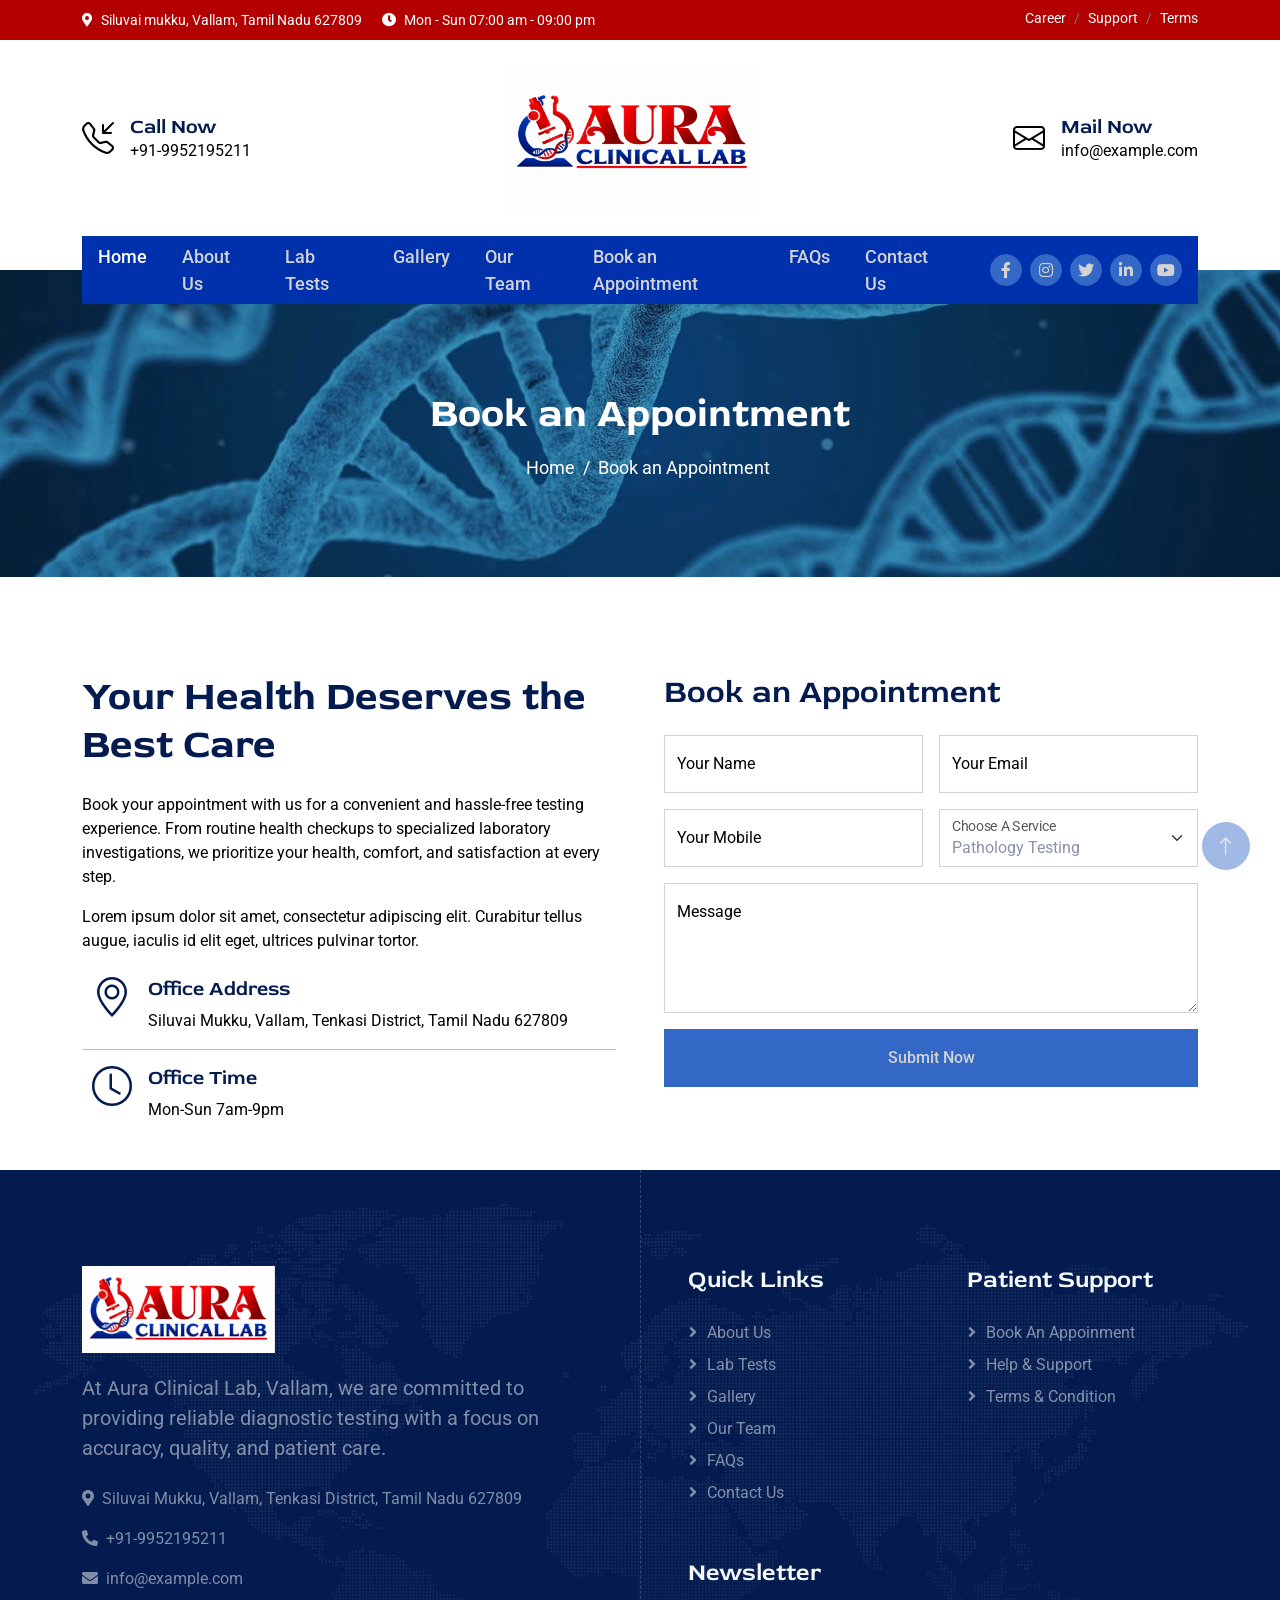
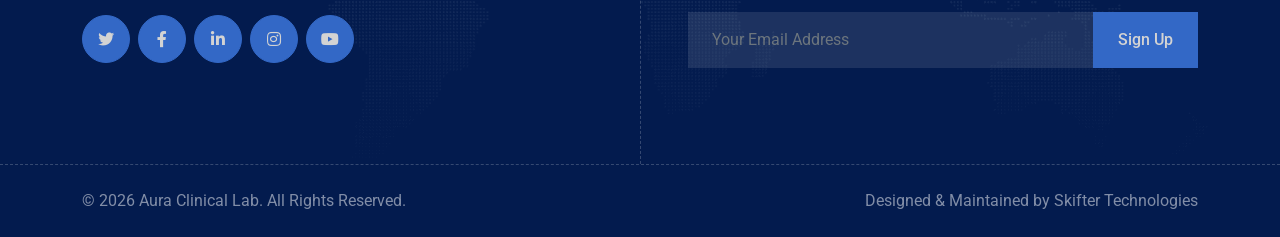
<file: appoinment.html>
<!DOCTYPE html>
<html lang="en">

<head>
    <meta charset="utf-8">
    <title>Labsky - Laboratory HTML Website Template</title>
    <meta content="width=device-width, initi<!DOCTYPE html>
<html lang="en">

<head>
    <meta charset="utf-8">
    <title>AURA - CLINICAL LAB</title>
    <meta content="width=device-width, initial-scale=1.0" name="viewport">
    <meta content="" name="keywords">
    <meta content="" name="description">

    <!-- Favicon -->
     <link href="img/favico.png" rel="icon">

    <!-- Google Web Fonts -->
    <link rel="preconnect" href="https://fonts.googleapis.com">
    <link rel="preconnect" href="https://fonts.gstatic.com" crossorigin>
    <link href="https://fonts.googleapis.com/css2?family=Roboto:wght@400;500&family=Red+Rose:wght@600;700&display=swap"
        rel="stylesheet">

    <!-- Icon Font Stylesheet -->
    <link href="https://cdnjs.cloudflare.com/ajax/libs/font-awesome/5.10.0/css/all.min.css" rel="stylesheet">
    <link rel="stylesheet" href="https://cdn.jsdelivr.net/npm/bootstrap-icons@1.10.4/font/bootstrap-icons.css">

    <!-- Libraries Stylesheet -->
    <link href="lib/animate/animate.min.css" rel="stylesheet">

    <!-- Customized Bootstrap Stylesheet -->
    <link href="css/bootstrap.min.css" rel="stylesheet">

    <!-- Template Stylesheet -->
    <link href="css/style.css" rel="stylesheet">
</head>

<body>
    <!-- Spinner Start -->
    <div id="spinner"
        class="show bg-white position-fixed translate-middle w-100 vh-100 top-50 start-50 d-flex align-items-center justify-content-center">
        <div class="spinner-border text-primary" role="status" style="width: 3rem; height: 3rem;"></div>
    </div>
    <!-- Spinner End -->


    <!-- Topbar Start -->
    <div class="container-fluid py-2 d-none d-lg-flex bg-red fnt-clr">
        <div class="container">
            <div class="d-flex justify-content-between">
                <div>
                    <small class="me-3"><i class="fa fa-map-marker-alt me-2"></i>Siluvai mukku, Vallam, Tamil Nadu 627809</small>
                    <small class="me-3"><i class="fa fa-clock me-2"></i>Mon - Sun 07:00 am - 09:00 pm</small>
                </div>
                <nav class="breadcrumb fnt-clr mb-0">
                    <a class="breadcrumb-item small text-body" href="#">Career</a>
                    <a class="breadcrumb-item small text-body" href="#">Support</a>
                    <a class="breadcrumb-item small text-body" href="#">Terms</a>
               
                </nav>
            </div>
        </div>
    </div>
    <!-- Topbar End -->


    <!-- Brand Start -->
    <div class="container-fluid text-white pt-4 pb-5 d-none d-lg-flex">
        <div class="container pb-2">
            <div class="d-flex align-items-center justify-content-between">
                <div class="d-flex">
                    <div class="d-flex text-black">
                    <i class="bi bi-telephone-inbound fs-2"></i>
                    <div class="ms-3">
                        <h5 class="mb-0">Call Now</h5>
                        <span>+91-9952195211</span>
 
                    </div>
                </div>
                    
                    
                </div>
                <a href="index.html"><img src="img/logo.png" width="250" height="150"></a>
                <div class="d-flex text-black">
                    <i class="bi bi-envelope fs-2"></i>
                    <div class="ms-3">
                        <h5 class="mb-0">Mail Now</h5>
                        <span>info@example.com</span>
                    </div>
                </div>
            </div>
        </div>
    </div>
    <!-- Brand End -->


    <!-- Navbar Start -->
    <div class="container-fluid sticky-top">
        <div class="container">
            <nav class="navbar navbar-expand-lg navbar-light bg-blue py-lg-0 px-lg-3">
                <a href="index.html" class="navbar-brand d-lg-none">
                    <h1 class="text-primary m-0">Lab<span class="text-dark">sky</span></h1>
                </a>
                <button type="button" class="navbar-toggler me-0" data-bs-toggle="collapse"
                    data-bs-target="#navbarCollapse">
                    <span class="navbar-toggler-icon"></span>
                </button>
                <div class="collapse navbar-collapse" id="navbarCollapse">
                    <div class="navbar-nav">
                        <a href="index.html" class="nav-item nav-link active">Home</a>
                        <a href="about.html" class="nav-item nav-link">About Us</a>
                        <a href="lab-tests.html" class="nav-item nav-link">Lab Tests</a>
                        <a href="gallery.html" class="nav-item nav-link">Gallery</a>
                        <a href="our-team.html" class="nav-item nav-link">Our Team</a>
                        <a href="appoinment.html" class="nav-item nav-link">Book an Appointment</a>
                    
                        <a href="faq.html" class="nav-item nav-link">FAQs</a>

                        <a href="contact-us.html" class="nav-item nav-link">Contact Us</a>
                    </div>
                    <div class="ms-auto d-none d-lg-flex">
                        <a class="btn btn-sm-square btn-primary ms-2" href=""><i class="fab fa-facebook-f"></i></a>
                        <a class="btn btn-sm-square btn-primary ms-2" href=""><i class="fab fa-instagram"></i></a>
                        <a class="btn btn-sm-square btn-primary ms-2" href=""><i class="fab fa-twitter"></i></a>
                        <a class="btn btn-sm-square btn-primary ms-2" href=""><i class="fab fa-linkedin-in"></i></a>
                        <a class="btn btn-sm-square btn-primary ms-2" href=""><i class="fab fa-youtube"></i></a>
                    </div>
                </div>
            </nav>
        </div>
    </div>
    <!-- Navbar End -->



    <!-- Page Header Start -->
    <div class="container-fluid page-header py-5 mb-5 wow fadeIn" data-wow-delay="0.1s">
        <div class="container text-center py-5 mt-4">
            <h1 class="display-2 text-white mb-3 animated slideInDown">Book an Appointment</h1>
            <nav aria-label="breadcrumb animated slideInDown">
                <ol class="breadcrumb justify-content-center mb-0">
                    <li class="breadcrumb-item"><a href="#">Home</a></li>
                    <li class="breadcrumb-item" aria-current="page">Book an Appointment</li>
                </ol>
            </nav>
        </div>
    </div>
    <!-- Page Header End -->

    
    <!-- Appoinment Start -->
    <div class="container-fluid py-5">
        <div class="container">
            <div class="row g-5">
                <div class="col-lg-6 wow fadeInUp" data-wow-delay="0.1s">
                    <h1 class="display-6 mb-4 appfont">Your Health Deserves the Best Care</h1>
                    <p>Book your appointment with us for a convenient and hassle-free testing experience. From routine health checkups to specialized laboratory investigations, we prioritize your health, comfort, and satisfaction at every step.</p>
                    <p class="mb-4">Lorem ipsum dolor sit amet, consectetur adipiscing elit. Curabitur tellus augue, iaculis id elit eget, ultrices pulvinar tortor.</p>
                    <div class="d-flex align-items-start wow fadeIn" data-wow-delay="0.3s">
                        <div class="icon-box-primary">
                            <i class="bi bi-geo-alt text-dark fs-1"></i>
                        </div>
                        <div class="ms-3">
                            <h5>Office Address</h5>
                            <span>Siluvai Mukku, Vallam, Tenkasi District, Tamil Nadu 627809</span>
                        </div>
                    </div>
                    <hr>
                    <div class="d-flex align-items-start wow fadeIn" data-wow-delay="0.4s">
                        <div class="icon-box-primary">
                            <i class="bi bi-clock text-dark fs-1"></i>
                        </div>
                        <div class="ms-3">
                            <h5>Office Time</h5>
                            <span>Mon-Sun 7am-9pm</span>
                        </div>
                    </div>
                </div>
                <div class="col-lg-6 wow fadeInUp" data-wow-delay="0.5s">
                    <h2 class="mb-4">Book an Appointment</h2>
                    <div class="row g-3">
                        <div class="col-sm-6">
                            <div class="form-floating">
                                <input type="text" class="form-control" id="name" placeholder="Your Name">
                                <label for="name">Your Name</label>
                            </div>
                        </div>
                        <div class="col-sm-6">
                            <div class="form-floating">
                                <input type="email" class="form-control" id="mail" placeholder="Your Email">
                                <label for="mail">Your Email</label>
                            </div>
                        </div>
                        <div class="col-sm-6">
                            <div class="form-floating">
                                <input type="text" class="form-control" id="mobile" placeholder="Your Mobile">
                                <label for="mobile">Your Mobile</label>
                            </div>
                        </div>
                        <div class="col-sm-6">
                            <div class="form-floating">
                                <select class="form-select" id="service">
                                    <option selected>Pathology Testing</option>
                                    <option value="">Microbiology Tests</option>
                                    <option value="">Biochemistry Tests</option>
                                    <option value="">Histopatology Tests</option>
                                </select>
                                <label for="service">Choose A Service</label>
                            </div>
                        </div>
                        <div class="col-12">
                            <div class="form-floating">
                                <textarea class="form-control" placeholder="Leave a message here" id="message"
                                    style="height: 130px"></textarea>
                                <label for="message">Message</label>
                            </div>
                        </div>
                        <div class="col-12 text-center">
                            <button class="btn btn-primary w-100 py-3" type="submit">Submit Now</button>
                        </div>
                    </div>
                </div>
            </div>
        </div>
    </div>
    <!-- Appoinment Start -->


     <!-- Footer Start -->
    <div class="container-fluid footer position-relative bg-dark text-white-50 py-5 wow fadeIn" data-wow-delay="0.1s">
        <div class="container">
            <div class="row g-5 py-5">
                <div class="col-lg-6 pe-lg-5">
                    <a href="index.html" class="navbar-brand">
                    <img src="img/aura-logo.png" alt="Aura Logo">
                    </a>
                    <p class="fs-5 mb-4" style="padding-top: 20px;">At Aura Clinical Lab, Vallam, we are committed to providing reliable diagnostic testing with a focus on accuracy, quality, and patient care.</p>
                    <p><i class="fa fa-map-marker-alt me-2"></i>Siluvai Mukku, Vallam, Tenkasi District, Tamil Nadu 627809</p>
                    <p><i class="fa fa-phone-alt me-2"></i>+91-9952195211</p>
                    <p><i class="fa fa-envelope me-2"></i>info@example.com</p>
                    <div class="d-flex mt-4">
                        <a class="btn btn-lg-square btn-primary me-2" href="#"><i class="fab fa-twitter"></i></a>
                        <a class="btn btn-lg-square btn-primary me-2" href="#"><i class="fab fa-facebook-f"></i></a>
                        <a class="btn btn-lg-square btn-primary me-2" href="#"><i class="fab fa-linkedin-in"></i></a>
                        <a class="btn btn-lg-square btn-primary me-2" href="#"><i class="fab fa-instagram"></i></a>
                        <a class="btn btn-lg-square btn-primary me-2" href="#"><i class="fab fa-youtube"></i></a>
                    </div>
                </div>
                <div class="col-lg-6 ps-lg-5">
                    <div class="row g-5">
                        <div class="col-sm-6">
                            <h4 class="text-light mb-4">Quick Links</h4>
                            <a class="btn btn-link" href="about.html">About Us</a>
                             <a class="btn btn-link" href="lab-tests.html">Lab Tests</a>
                             <a class="btn btn-link" href="gallery.html">Gallery</a>
                             <a class="btn btn-link" href="our-team.html">Our Team</a>
                             <a class="btn btn-link" href="faq.html">FAQs</a>
                            <a class="btn btn-link" href="contact-us.html">Contact Us</a>
                           
                        
                        </div>
                        <div class="col-sm-6">
                            <h4 class="text-light mb-4">Patient Support</h4>
                            <a class="btn btn-link" href="appoinment.html">Book an Appoinment</a>
                            <a class="btn btn-link" href="">Help & Support</a>
                            <a class="btn btn-link" href="">Terms & Condition</a>
                            
                        </div>
                        <div class="col-sm-12">
                            <h4 class="text-light mb-4">Newsletter</h4>
                            <div class="w-100">
                                <div class="input-group">
                                    <input type="text" class="form-control border-0 py-3 px-4" style="background: rgba(255, 255, 255, .1);" placeholder="Your Email Address"><button class="btn btn-primary px-4">Sign Up</button>
                                </div>
                            </div>
                        </div>
                    </div>
                </div>
            </div>
        </div>
    </div>
    <!-- Footer End -->


    <!-- Copyright Start -->
    <div class="container-fluid copyright bg-dark text-white-50 py-4">
        <div class="container">
            <div class="row">
                <div class="col-md-6 text-center text-md-start">
                    <p class="mb-0">&copy; <a href="#">2026 Aura Clinical Lab</a>. All Rights Reserved.</p>
                </div>
                <div class="col-md-6 text-center text-md-end">
                    <!--/*** The author’s attribution link below must remain intact on your website. ***/-->
                    <!--/*** If you wish to remove this credit link, please purchase the Pro Version from https://htmlcodex.com . ***/-->
                    <p class="mb-0">Designed & Maintained by<a href="https://www.skiftertechnologies.com"> Skifter Technologies</a></p>
                </div>
            </div>
        </div>
    </div>
    <!-- Copyright End -->


    <!-- Back to Top -->
    <a href="#" class="btn btn-lg btn-primary btn-lg-square rounded-circle back-to-top"><i class="bi bi-arrow-up"></i></a>


    <!-- JavaScript Libraries -->
    <script src="https://ajax.googleapis.com/ajax/libs/jquery/3.6.1/jquery.min.js"></script>
    <script src="https://cdn.jsdelivr.net/npm/bootstrap@5.0.0/dist/js/bootstrap.bundle.min.js"></script>
    <script src="lib/wow/wow.min.js"></script>
    <script src="lib/easing/easing.min.js"></script>
    <script src="lib/waypoints/waypoints.min.js"></script>
    <script src="lib/counterup/counterup.min.js"></script>

    <!-- Template Javascript -->
    <script src="js/main.js"></script>
</body>

</html>
</file>
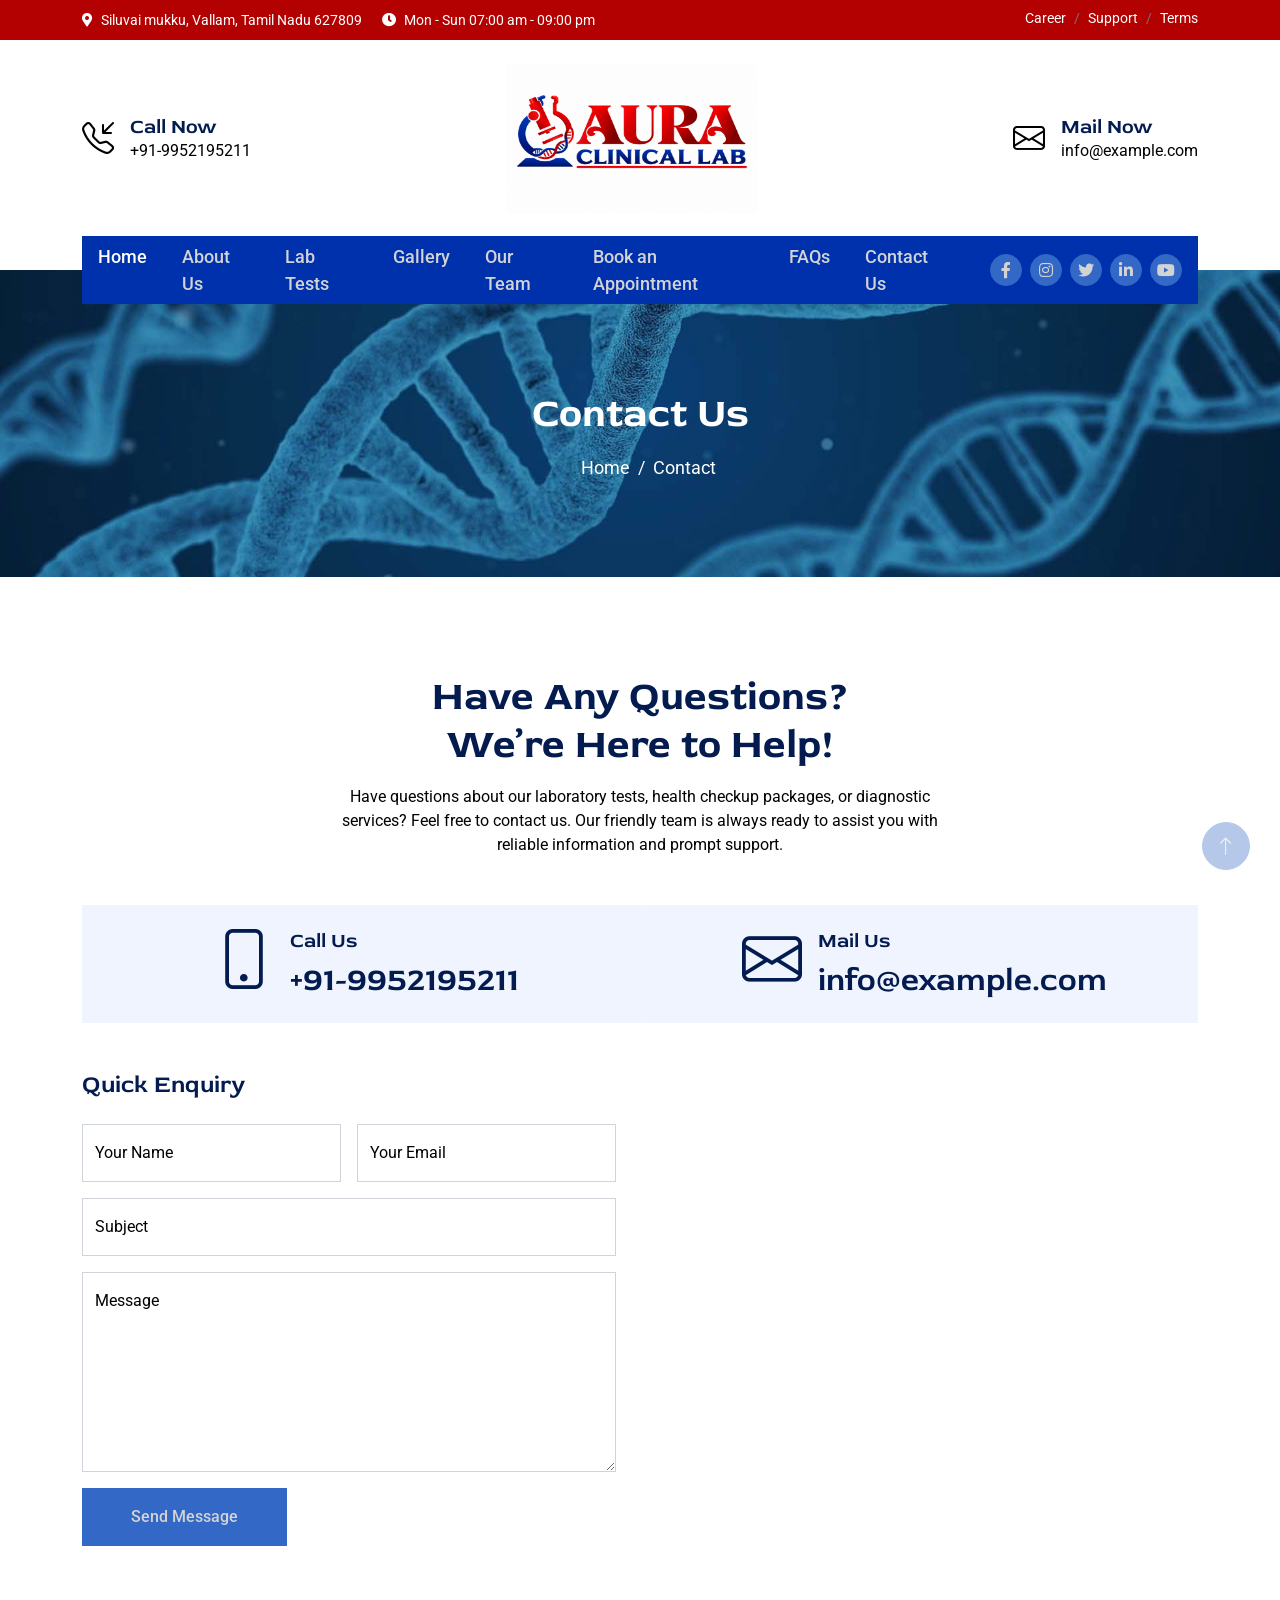
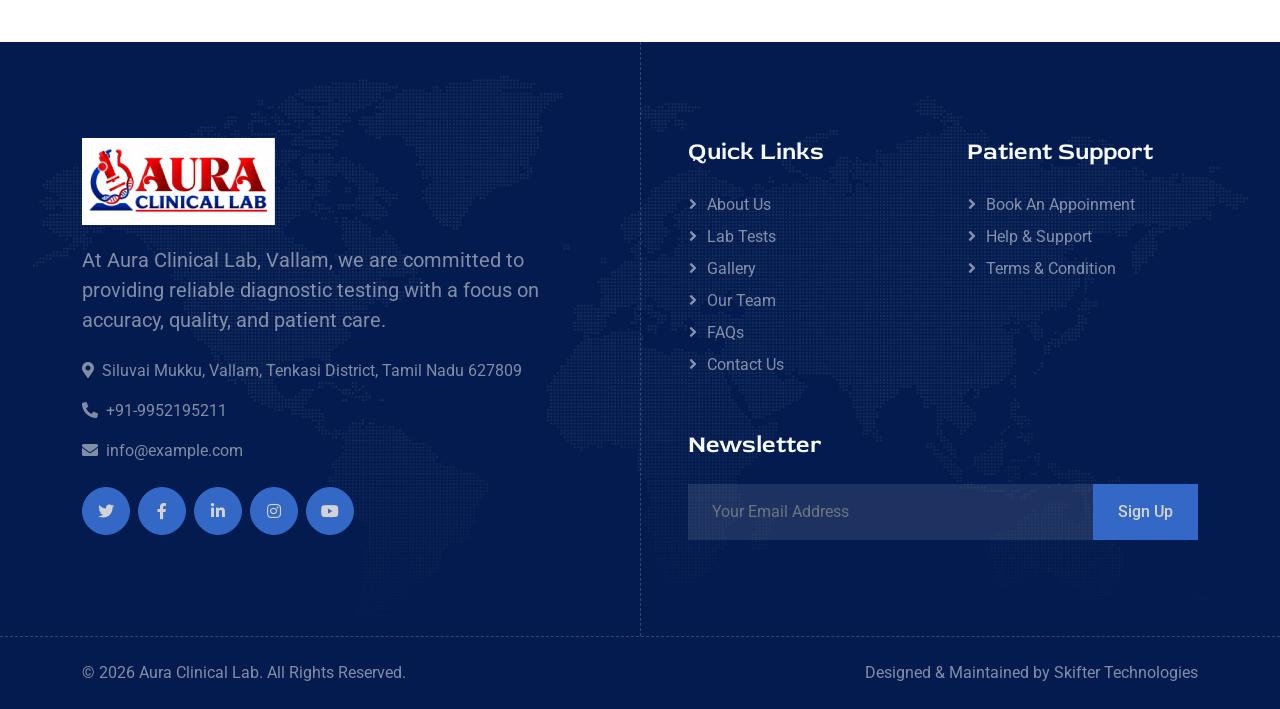
<file: contact-us.html>
<!DOCTYPE html>
<html lang="en">
<head>
    <meta charset="utf-8">
    <title>Contact Us | AURA - CLINICAL LAB</title>
    <meta content="width=device-width, initial-scale=1.0" name="viewport">
    <meta content="" name="keywords">
    <meta content="" name="description">

    <!-- Favicon -->
    <link href="img/favico.png" rel="icon">

    <!-- Google Web Fonts -->
    <link rel="preconnect" href="https://fonts.googleapis.com">
    <link rel="preconnect" href="https://fonts.gstatic.com" crossorigin>
    <link href="https://fonts.googleapis.com/css2?family=Roboto:wght@400;500&family=Red+Rose:wght@600;700&display=swap"
        rel="stylesheet">

    <!-- Icon Font Stylesheet -->
    <link href="https://cdnjs.cloudflare.com/ajax/libs/font-awesome/5.10.0/css/all.min.css" rel="stylesheet">
    <link rel="stylesheet" href="https://cdn.jsdelivr.net/npm/bootstrap-icons@1.10.4/font/bootstrap-icons.css">

    <!-- Libraries Stylesheet -->
    <link href="lib/animate/animate.min.css" rel="stylesheet">

    <!-- Customized Bootstrap Stylesheet -->
    <link href="css/bootstrap.min.css" rel="stylesheet">

    <!-- Template Stylesheet -->
    <link href="css/style.css" rel="stylesheet">
</head>

<body>
    <!-- Spinner Start -->
    <div id="spinner"
        class="show bg-white position-fixed translate-middle w-100 vh-100 top-50 start-50 d-flex align-items-center justify-content-center">
        <div class="spinner-border text-primary" role="status" style="width: 3rem; height: 3rem;"></div>
    </div>
    <!-- Spinner End -->


    <!-- Topbar Start -->
    <div class="container-fluid py-2 d-none d-lg-flex bg-red fnt-clr">
        <div class="container">
            <div class="d-flex justify-content-between">
                <div>
                    <small class="me-3"><i class="fa fa-map-marker-alt me-2"></i>Siluvai mukku, Vallam, Tamil Nadu 627809</small>
                    <small class="me-3"><i class="fa fa-clock me-2"></i>Mon - Sun 07:00 am - 09:00 pm</small>
                </div>
                <nav class="breadcrumb fnt-clr mb-0">
                    <a class="breadcrumb-item small text-body" href="#">Career</a>
                    <a class="breadcrumb-item small text-body" href="#">Support</a>
                    <a class="breadcrumb-item small text-body" href="#">Terms</a>
               
                </nav>
            </div>
        </div>
    </div>
    <!-- Topbar End -->


    <!-- Brand Start -->
    <div class="container-fluid text-white pt-4 pb-5 d-none d-lg-flex">
        <div class="container pb-2">
            <div class="d-flex align-items-center justify-content-between">
                <div class="d-flex">
                    <div class="d-flex text-black">
                    <i class="bi bi-telephone-inbound fs-2"></i>
                    <div class="ms-3">
                        <h5 class="mb-0">Call Now</h5>
                        <span>+91-9952195211</span>
 
                    </div>
                </div>
                    
                    
                </div>
                <a href="index.html"><img src="img/logo.png" width="250" height="150"></a>
                <div class="d-flex text-black">
                    <i class="bi bi-envelope fs-2"></i>
                    <div class="ms-3">
                        <h5 class="mb-0">Mail Now</h5>
                        <span>info@example.com</span>
                    </div>
                </div>
            </div>
        </div>
    </div>
    <!-- Brand End -->


   <!-- Navbar Start -->
    <div class="container-fluid sticky-top">
        <div class="container">
            <nav class="navbar navbar-expand-lg navbar-light bg-blue py-lg-0 px-lg-3">
                <a href="index.html" class="navbar-brand d-lg-none">
                    <h1 class="text-primary m-0">Lab<span class="text-dark">sky</span></h1>
                </a>
                <button type="button" class="navbar-toggler me-0" data-bs-toggle="collapse"
                    data-bs-target="#navbarCollapse">
                    <span class="navbar-toggler-icon"></span>
                </button>
                <div class="collapse navbar-collapse" id="navbarCollapse">
                    <div class="navbar-nav">
                        <a href="index.html" class="nav-item nav-link active">Home</a>
                        <a href="about.html" class="nav-item nav-link">About Us</a>
                        <a href="lab-tests.html" class="nav-item nav-link">Lab Tests</a>
                        <a href="gallery.html" class="nav-item nav-link">Gallery</a>
                        <a href="our-team.html" class="nav-item nav-link">Our Team</a>
                        <a href="appoinment.html" class="nav-item nav-link">Book an Appointment</a>
                    
                        <a href="faq.html" class="nav-item nav-link">FAQs</a>

                        <a href="contact-us.html" class="nav-item nav-link">Contact Us</a>
                    </div>
                    <div class="ms-auto d-none d-lg-flex">
                        <a class="btn btn-sm-square btn-primary ms-2" href=""><i class="fab fa-facebook-f"></i></a>
                        <a class="btn btn-sm-square btn-primary ms-2" href=""><i class="fab fa-instagram"></i></a>
                        <a class="btn btn-sm-square btn-primary ms-2" href=""><i class="fab fa-twitter"></i></a>
                        <a class="btn btn-sm-square btn-primary ms-2" href=""><i class="fab fa-linkedin-in"></i></a>
                        <a class="btn btn-sm-square btn-primary ms-2" href=""><i class="fab fa-youtube"></i></a>
                    </div>
                </div>
            </nav>
        </div>
    </div>
    <!-- Navbar End -->



    <!-- Page Header Start -->
    <div class="container-fluid page-header py-5 wow fadeIn" data-wow-delay="0.1s">
        <div class="container text-center py-5 mt-4">
            <h1 class="display-2 text-white mb-3 animated slideInDown">Contact Us</h1>
            <nav aria-label="breadcrumb animated slideInDown">
                <ol class="breadcrumb justify-content-center mb-0">
                    <li class="breadcrumb-item"><a href="#">Home</a></li>
               <li class="breadcrumb-item" aria-current="page">Contact</li>
                </ol>
            </nav>
        </div>
    </div>
    <!-- Page Header End -->


    <!-- Contact Start -->
    <div class="container-fluid py-5">
        <div class="container py-5">
            <div class="text-center mx-auto wow fadeInUp" data-wow-delay="0.1s" style="max-width: 600px;">
                <h1 class="display-6 mb-3">Have Any Questions? <br>We’re Here to Help!</h1>
                <p class="mb-5">Have questions about our laboratory tests, health checkup packages, or diagnostic services? Feel free to contact us. Our friendly team is always ready to assist you with reliable information and prompt support.</p>
            </div>
            <div class="row contact-info position-relative g-0 mb-5">
                <div class="col-lg-6">
                    <a href="tel:+0123456789" class="d-flex justify-content-lg-center bg-primary p-4">
                        <div class="icon-box-light flex-shrink-0">
                            <i class="bi bi-phone text-dark"></i>
                        </div>
                        <div class="ms-3">
                            <h5 class="text-white">Call Us</h5>
                            <h2 class="text-white mb-0">+91-9952195211</h2>
                        </div>
                    </a>
                </div>
                <div class="col-lg-6">
                    <a href="mailto:info@example.com" class="d-flex justify-content-lg-center bg-primary p-4">
                        <div class="icon-box-light flex-shrink-0">
                            <i class="bi bi-envelope text-dark"></i>
                        </div>
                        <div class="ms-3">
                            <h5 class="text-white">Mail Us</h5>
                            <h2 class="text-white mb-0">info@example.com</h2>
                        </div>
                    </a>
                </div>
            </div>
            <div class="row g-5">
                <div class="col-lg-6 wow fadeInUp" data-wow-delay="0.1s">
                    <h4 class="mb-4">Quick Enquiry</h4>
                    <form>
                        <div class="row g-3">
                            <div class="col-md-6">
                                <div class="form-floating">
                                    <input type="text" class="form-control" id="name" placeholder="Your Name">
                                    <label for="name">Your Name</label>
                                </div>
                            </div>
                            <div class="col-md-6">
                                <div class="form-floating">
                                    <input type="email" class="form-control" id="email" placeholder="Your Email">
                                    <label for="email">Your Email</label>
                                </div>
                            </div>
                            <div class="col-12">
                                <div class="form-floating">
                                    <input type="text" class="form-control" id="subject" placeholder="Subject">
                                    <label for="subject">Subject</label>
                                </div>
                            </div>
                            <div class="col-12">
                                <div class="form-floating">
                                    <textarea class="form-control" placeholder="Leave a message here" id="message" style="height: 200px"></textarea>
                                    <label for="message">Message</label>
                                </div>
                            </div>
                            <div class="col-12">
                                <button class="btn btn-primary py-3 px-5" type="submit">Send Message</button>
                            </div>
                        </div>
                    </form>
                </div>
                <div class="col-lg-6 wow fadeInUp" data-wow-delay="0.5s">
                   <iframe src="https://www.google.com/maps/embed?pb=!1m18!1m12!1m3!1d3941.1316355177605!2d77.2654962!3d8.960016200000002!2m3!1f0!2f0!3f0!3m2!1i1024!2i768!4f13.1!3m3!1m2!1s0x3b042bfdd5e3d635%3A0x8f2b89562c68f9bb!2sAURA%20CLINICAL%20LAB!5e0!3m2!1sen!2sin!4v1794461845120!5m2!1sen!2sin" width="600" height="450" style="border:0;" allowfullscreen="" loading="lazy" referrerpolicy="strict-origin-when-cross-origin"></iframe>
                </div>
            </div>
        </div>
    </div>
    <!-- Contact End -->


    <!-- Footer Start -->
    <div class="container-fluid footer position-relative bg-dark text-white-50 py-5 wow fadeIn" data-wow-delay="0.1s">
        <div class="container">
            <div class="row g-5 py-5">
                <div class="col-lg-6 pe-lg-5">
                    <a href="index.html" class="navbar-brand">
                    <img src="img/aura-logo.png" alt="Aura Logo">
                    </a>
                    <p class="fs-5 mb-4" style="padding-top: 20px;">At Aura Clinical Lab, Vallam, we are committed to providing reliable diagnostic testing with a focus on accuracy, quality, and patient care.</p>
                    <p><i class="fa fa-map-marker-alt me-2"></i>Siluvai Mukku, Vallam, Tenkasi District, Tamil Nadu 627809</p>
                    <p><i class="fa fa-phone-alt me-2"></i>+91-9952195211</p>
                    <p><i class="fa fa-envelope me-2"></i>info@example.com</p>
                    <div class="d-flex mt-4">
                        <a class="btn btn-lg-square btn-primary me-2" href="#"><i class="fab fa-twitter"></i></a>
                        <a class="btn btn-lg-square btn-primary me-2" href="#"><i class="fab fa-facebook-f"></i></a>
                        <a class="btn btn-lg-square btn-primary me-2" href="#"><i class="fab fa-linkedin-in"></i></a>
                        <a class="btn btn-lg-square btn-primary me-2" href="#"><i class="fab fa-instagram"></i></a>
                        <a class="btn btn-lg-square btn-primary me-2" href="#"><i class="fab fa-youtube"></i></a>
                    </div>
                </div>
                <div class="col-lg-6 ps-lg-5">
                    <div class="row g-5">
                        <div class="col-sm-6">
                            <h4 class="text-light mb-4">Quick Links</h4>
                            <a class="btn btn-link" href="about.html">About Us</a>
                             <a class="btn btn-link" href="lab-tests.html">Lab Tests</a>
                             <a class="btn btn-link" href="gallery.html">Gallery</a>
                             <a class="btn btn-link" href="our-team.html">Our Team</a>
                             <a class="btn btn-link" href="faq.html">FAQs</a>
                            <a class="btn btn-link" href="contact-us.html">Contact Us</a>
                           
                        
                        </div>
                        <div class="col-sm-6">
                            <h4 class="text-light mb-4">Patient Support</h4>
                            <a class="btn btn-link" href="appoinment.html">Book an Appoinment</a>
                            <a class="btn btn-link" href="">Help & Support</a>
                            <a class="btn btn-link" href="">Terms & Condition</a>
                            
                        </div>
                        <div class="col-sm-12">
                            <h4 class="text-light mb-4">Newsletter</h4>
                            <div class="w-100">
                                <div class="input-group">
                                    <input type="text" class="form-control border-0 py-3 px-4" style="background: rgba(255, 255, 255, .1);" placeholder="Your Email Address"><button class="btn btn-primary px-4">Sign Up</button>
                                </div>
                            </div>
                        </div>
                    </div>
                </div>
            </div>
        </div>
    </div>
    <!-- Footer End -->


    <!-- Copyright Start -->
    <div class="container-fluid copyright bg-dark text-white-50 py-4">
        <div class="container">
            <div class="row">
                <div class="col-md-6 text-center text-md-start">
                    <p class="mb-0">&copy; <a href="#">2026 Aura Clinical Lab</a>. All Rights Reserved.</p>
                </div>
                <div class="col-md-6 text-center text-md-end">
                    <!--/*** The author’s attribution link below must remain intact on your website. ***/-->
                    <!--/*** If you wish to remove this credit link, please purchase the Pro Version from https://htmlcodex.com . ***/-->
                    <p class="mb-0">Designed & Maintained by<a href="https://www.skiftertechnologies.com"> Skifter Technologies</a></p>
                </div>
            </div>
        </div>
    </div>
    <!-- Copyright End -->


    <!-- Back to Top -->
    <a href="#" class="btn btn-lg btn-primary btn-lg-square rounded-circle back-to-top"><i class="bi bi-arrow-up"></i></a>


    <!-- JavaScript Libraries -->
    <script src="https://ajax.googleapis.com/ajax/libs/jquery/3.6.1/jquery.min.js"></script>
    <script src="https://cdn.jsdelivr.net/npm/bootstrap@5.0.0/dist/js/bootstrap.bundle.min.js"></script>
    <script src="lib/wow/wow.min.js"></script>
    <script src="lib/easing/easing.min.js"></script>
    <script src="lib/waypoints/waypoints.min.js"></script>
    <script src="lib/counterup/counterup.min.js"></script>

    <!-- Template Javascript -->
    <script src="js/main.js"></script>
</body>

</html>
</file>
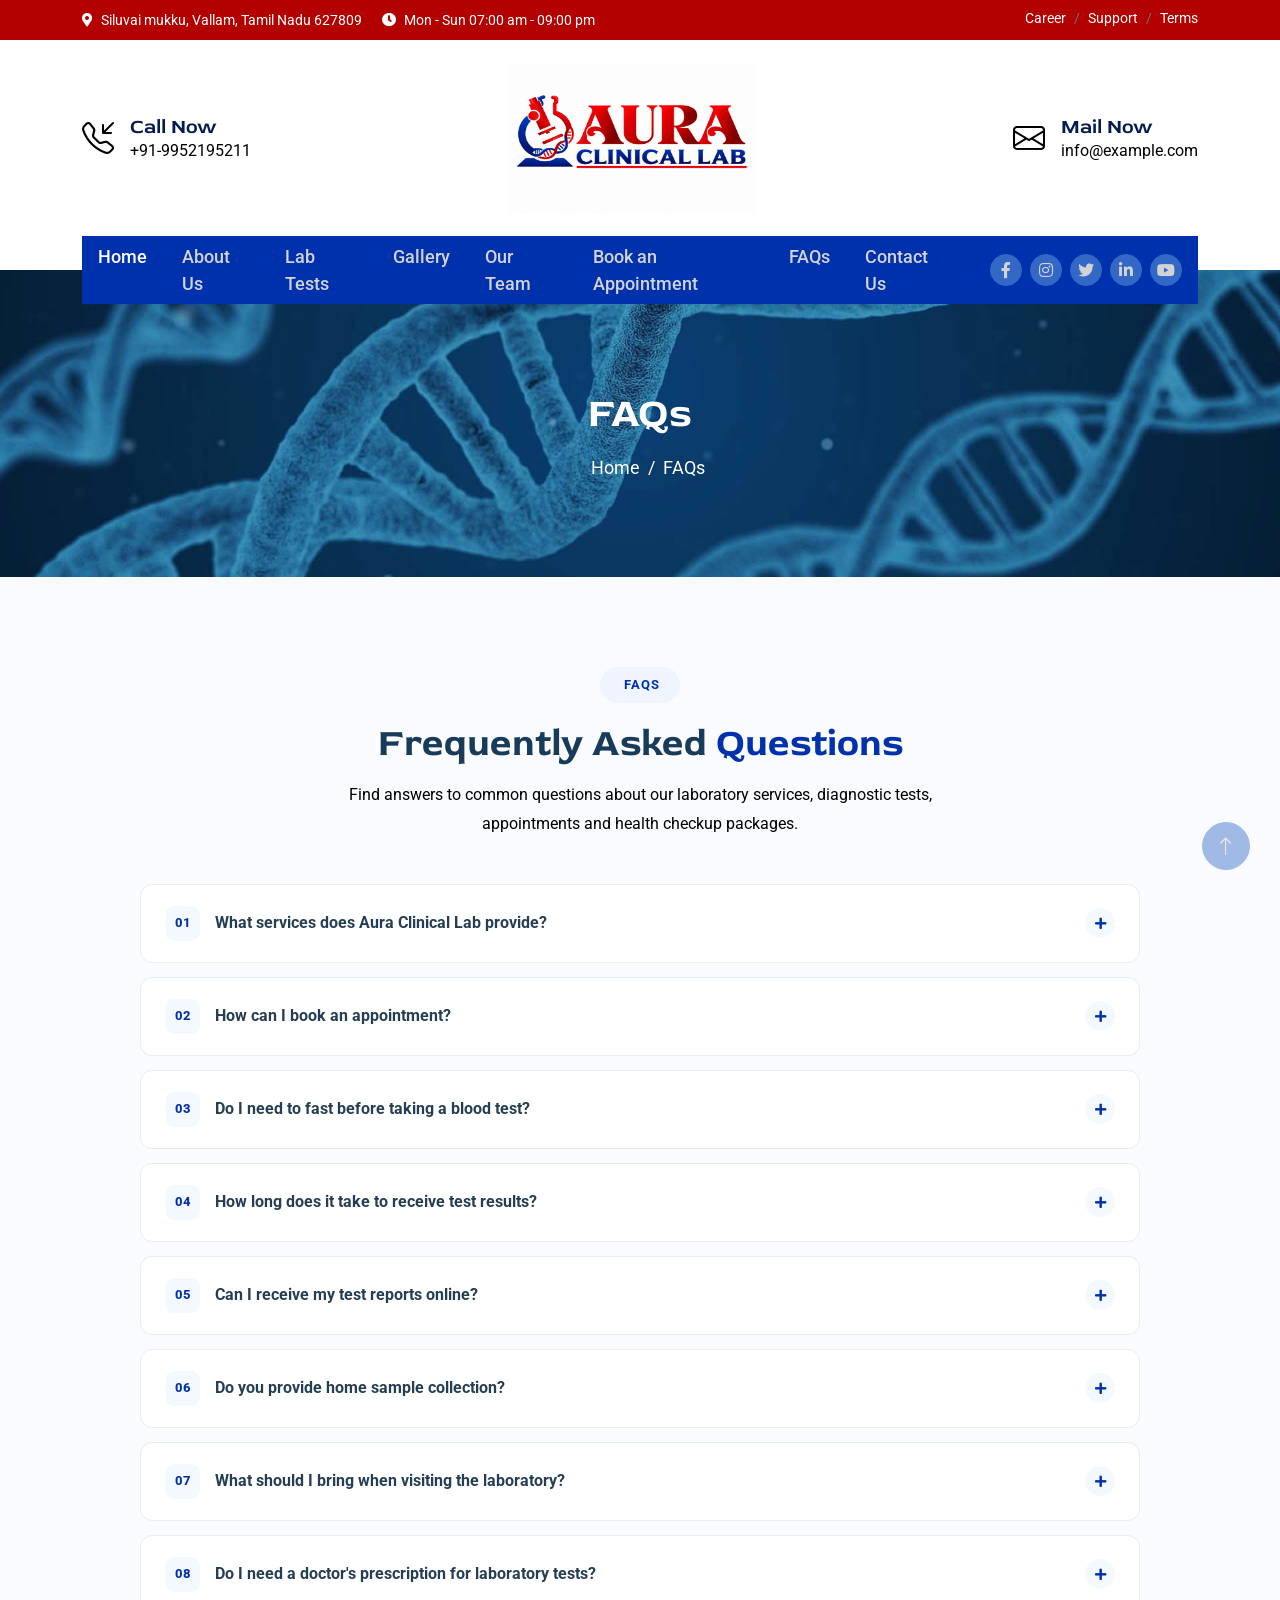
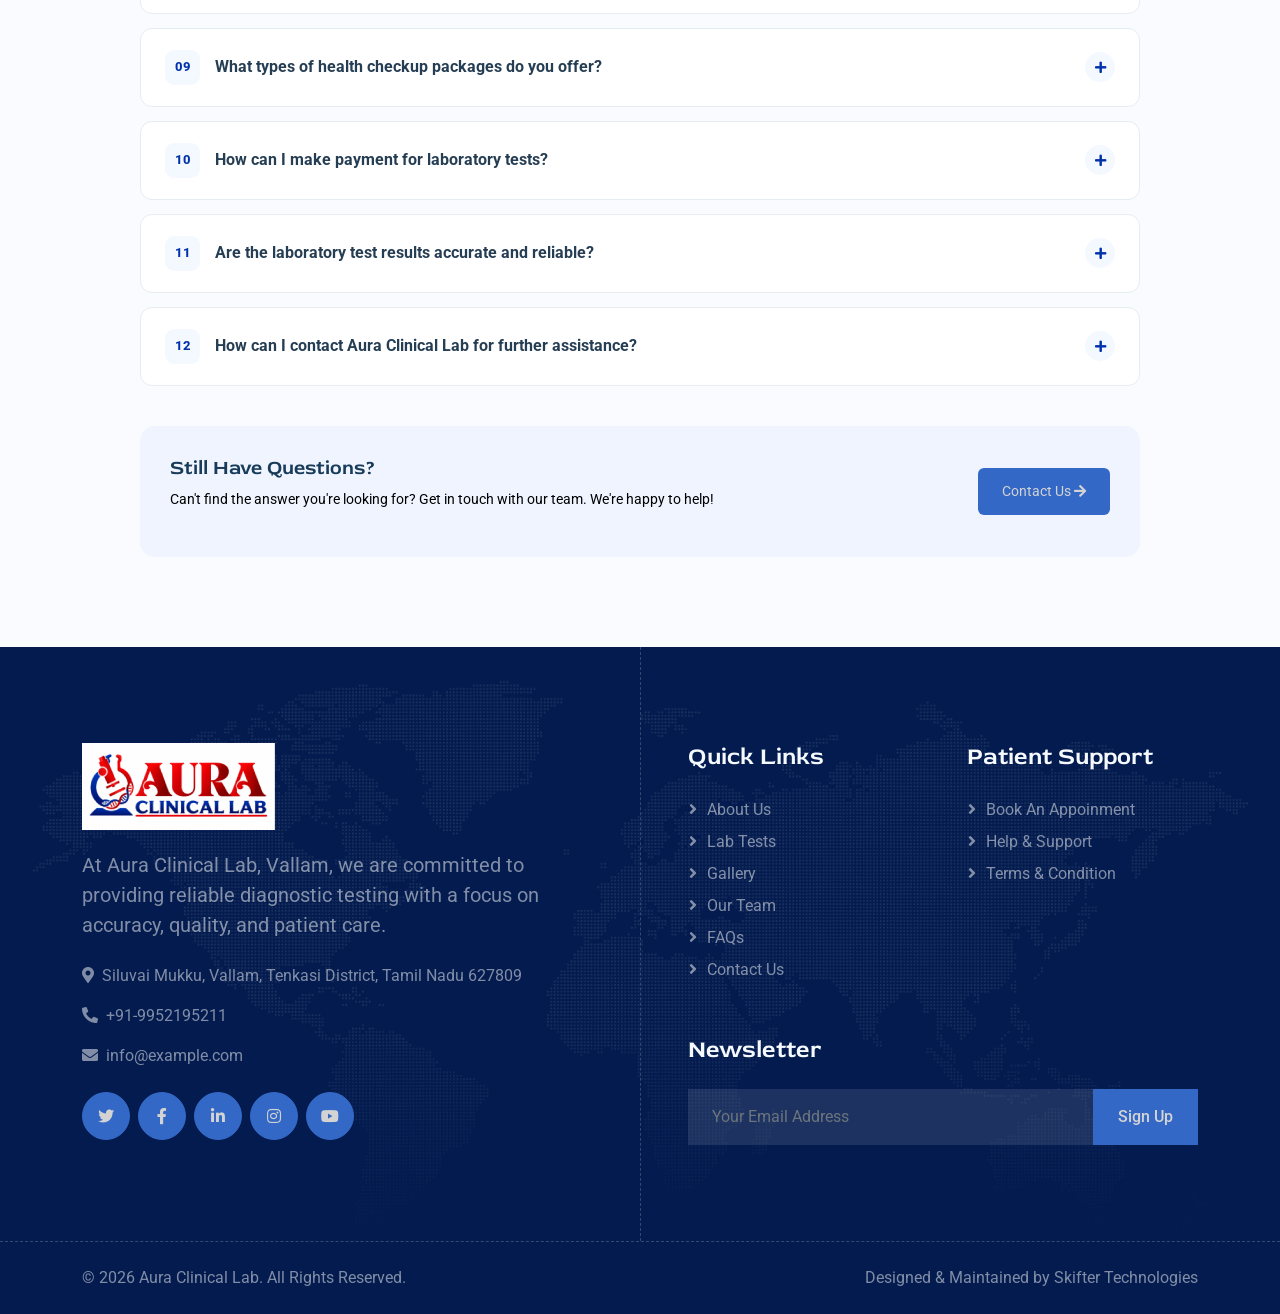
<file: faq.html>
<!DOCTYPE html>
<html lang="en">

<head>
    <meta charset="utf-8">
    <title>AURA - CLINICAL LAB</title>
    <meta content="width=device-width, initial-scale=1.0" name="viewport">
    <meta content="" name="keywords">
    <meta content="" name="description">

    <!-- Favicon -->
     <link href="img/favico.png" rel="icon">

    <!-- Google Web Fonts -->
    <link rel="preconnect" href="https://fonts.googleapis.com">
    <link rel="preconnect" href="https://fonts.gstatic.com" crossorigin>
    <link href="https://fonts.googleapis.com/css2?family=Roboto:wght@400;500&family=Red+Rose:wght@600;700&display=swap"
        rel="stylesheet">

    <!-- Icon Font Stylesheet -->
    <link href="https://cdnjs.cloudflare.com/ajax/libs/font-awesome/5.10.0/css/all.min.css" rel="stylesheet">
    <link rel="stylesheet" href="https://cdn.jsdelivr.net/npm/bootstrap-icons@1.10.4/font/bootstrap-icons.css">

    <!-- Libraries Stylesheet -->
    <link href="lib/animate/animate.min.css" rel="stylesheet">

    <!-- Customized Bootstrap Stylesheet -->
    <link href="css/bootstrap.min.css" rel="stylesheet">

    <!-- Template Stylesheet -->
    <link href="css/style.css" rel="stylesheet">
<style>
    .faq-section {
    padding: 90px 20px;
    background:#F9FBFF;
}

.faq-container {
    max-width: 1000px;
    margin: auto;
}

/* Header */

.faq-header {
    text-align: center;
    margin-bottom: 45px;
}

.faq-label {
    display: inline-block;
    padding: 8px 20px;
    border-radius: 30px;
    background:#EFF4FF;
    color: #0031ad;
    font-size: 13px;
    font-weight: 700;
    letter-spacing: 1px;
    text-transform: uppercase;
    margin-bottom: 18px;
}

.faq-header h2 {
    font-size: 38px;
    font-weight: 800;
    color: #173b59;
    margin-bottom: 15px;
}

.faq-header h2 span {
    color: #0031ad;
}

.faq-header p {
    font-size: 16px;
    line-height: 1.8;
   
    max-width: 650px;
    margin: auto;
}

/* Search */

.faq-search {
    max-width: 600px;
    margin: 0 auto 35px;
    position: relative;
}

.faq-search input {
    width: 100%;
    padding: 17px 50px 17px 20px;
    border: 1px solid #dce8ef;
    border-radius: 12px;
    font-family: inherit;
    font-size: 15px;
    outline: none;
    background: #fff;
    transition: .3s;
}

.faq-search input:focus {
    border-color: #079caf;
    box-shadow: 0 0 0 4px rgba(7,156,175,.08);
}

.faq-search i {
    position: absolute;
    right: 20px;
    top: 19px;
    color: #079caf;
}

/* FAQ Accordion */

.faq-list {
    display: flex;
    flex-direction: column;
    gap: 14px;
}

.faq-item {
    background: #fff;
    border: 1px solid #e5edf2;
    border-radius: 12px;
    overflow: hidden;
    transition: .3s ease;
}

.faq-item:hover,
.faq-item.active {
    border-color: #0031ad;
    box-shadow: 0 8px 25px rgba(29, 94, 120, .07);
}

.faq-question {
    width: 100%;
    padding: 21px 24px;
    display: flex;
    align-items: center;
    justify-content: space-between;
    gap: 15px;
    background: transparent;
    border: none;
    text-align: left;
    cursor: pointer;
    font-family: inherit;
}

.question-text {
    display: flex;
    align-items: center;
    gap: 15px;
    color: #263e54;
    font-size: 16px;
    font-weight: 700;
}

.question-number {
    min-width: 35px;
    height: 35px;
    display: flex;
    align-items: center;
    justify-content: center;
    background:#F4F8FF;
    color: #0031ad;
    border-radius: 9px;
    font-size: 13px;
    font-weight: 800;
}

.faq-icon {
    min-width: 30px;
    height: 30px;
    display: flex;
    align-items: center;
    justify-content: center;
    border-radius: 50%;
    background:#F4F8FF;
    color: #0031ad;
    font-size: 13px;
    transition: .3s;
}

.faq-item.active .faq-icon {
    background: #0031ad;
    color: #fff;
    transform: rotate(180deg);
}

/* Answer */

.faq-answer {
    max-height: 0;
    overflow: hidden;
    transition: max-height .4s ease;
}

.faq-answer p {
    padding: 0 75px 22px;
    color: #718096;
    font-size: 15px;
    line-height: 1.9;
}

/* No results */

.no-results {
    display: none;
    text-align: center;
    padding: 35px 15px;
    color: #718096;
}

.no-results i {
    font-size: 30px;
    color: #079caf;
    margin-bottom: 12px;
}

/* Contact Box */

.faq-contact {
    margin-top: 40px;
    padding: 30px;
    border-radius: 15px;
    background: #EFF4FF;
    display: flex;
    align-items: center;
    justify-content: space-between;
    gap: 20px;
}

.faq-contact h3 {
    font-size: 20px;
    color: #173b59;
    margin-bottom: 8px;
}

.faq-contact p {
    
    font-size: 14px;
    line-height: 1.7;
}

.faq-contact a {
    display: inline-block;
    padding: 13px 24px;
    background: #3368c6;
    color: lightgray;
    text-decoration: none;
    border-radius: 6px;
    font-size: 14px;
   
    white-space: nowrap;
    transition: .3s;
    border-color: #3368c6;
}

.faq-contact a:hover {
    background: #0031ad;
    transform: translateY(-2px);
    color: #fff;
}

/* Responsive */

@media(max-width: 768px) {
    .faq-section {
        padding: 65px 16px;
    }

    .faq-header h2 {
        font-size: 30px;
    }

    .faq-header p {
        font-size: 14px;
    }

    .faq-question {
        padding: 17px 15px;
    }

    .question-text {
        font-size: 14px;
        gap: 10px;
    }

    .question-number {
        min-width: 30px;
        height: 30px;
    }

    .faq-answer p {
        padding: 0 15px 20px 55px;
        font-size: 14px;
    }

    .faq-contact {
        flex-direction: column;
        align-items: flex-start;
        padding: 25px 20px;
    }
}

@media(max-width: 480px) {
    .faq-header h2 {
        font-size: 26px;
    }

    .question-text {
        font-size: 13px;
    }

    .faq-icon {
        min-width: 27px;
        height: 27px;
    }
}
</style>
</head>

<body>
    <!-- Spinner Start -->
    <div id="spinner"
        class="show bg-white position-fixed translate-middle w-100 vh-100 top-50 start-50 d-flex align-items-center justify-content-center">
        <div class="spinner-border text-primary" role="status" style="width: 3rem; height: 3rem;"></div>
    </div>
    <!-- Spinner End -->


    <!-- Topbar Start -->
    <div class="container-fluid py-2 d-none d-lg-flex bg-red fnt-clr">
        <div class="container">
            <div class="d-flex justify-content-between">
                <div>
                    <small class="me-3"><i class="fa fa-map-marker-alt me-2"></i>Siluvai mukku, Vallam, Tamil Nadu 627809</small>
                    <small class="me-3"><i class="fa fa-clock me-2"></i>Mon - Sun 07:00 am - 09:00 pm</small>
                </div>
                <nav class="breadcrumb fnt-clr mb-0">
                    <a class="breadcrumb-item small text-body" href="#">Career</a>
                    <a class="breadcrumb-item small text-body" href="#">Support</a>
                    <a class="breadcrumb-item small text-body" href="#">Terms</a>
               
                </nav>
            </div>
        </div>
    </div>
    <!-- Topbar End -->


    <!-- Brand Start -->
    <div class="container-fluid text-white pt-4 pb-5 d-none d-lg-flex">
        <div class="container pb-2">
            <div class="d-flex align-items-center justify-content-between">
                <div class="d-flex">
                    <div class="d-flex text-black">
                    <i class="bi bi-telephone-inbound fs-2"></i>
                    <div class="ms-3">
                        <h5 class="mb-0">Call Now</h5>
                        <span>+91-9952195211</span>
 
                    </div>
                </div>
                    
                    
                </div>
                <a href="index.html"><img src="img/logo.png" width="250" height="150"></a>
                <div class="d-flex text-black">
                    <i class="bi bi-envelope fs-2"></i>
                    <div class="ms-3">
                        <h5 class="mb-0">Mail Now</h5>
                        <span>info@example.com</span>
                    </div>
                </div>
            </div>
        </div>
    </div>
    <!-- Brand End -->


    <!-- Navbar Start -->
    <div class="container-fluid sticky-top">
        <div class="container">
            <nav class="navbar navbar-expand-lg navbar-light bg-blue py-lg-0 px-lg-3">
                <a href="index.html" class="navbar-brand d-lg-none">
                    <h1 class="text-primary m-0">Lab<span class="text-dark">sky</span></h1>
                </a>
                <button type="button" class="navbar-toggler me-0" data-bs-toggle="collapse"
                    data-bs-target="#navbarCollapse">
                    <span class="navbar-toggler-icon"></span>
                </button>
                <div class="collapse navbar-collapse" id="navbarCollapse">
                    <div class="navbar-nav">
                        <a href="index.html" class="nav-item nav-link active">Home</a>
                        <a href="about.html" class="nav-item nav-link">About Us</a>
                        <a href="lab-tests.html" class="nav-item nav-link">Lab Tests</a>
                        <a href="gallery.html" class="nav-item nav-link">Gallery</a>
                        <a href="our-team.html" class="nav-item nav-link">Our Team</a>
                        <a href="appoinment.html" class="nav-item nav-link">Book an Appointment</a>
                    
                        <a href="faq.html" class="nav-item nav-link">FAQs</a>

                        <a href="contact-us.html" class="nav-item nav-link">Contact Us</a>
                    </div>
                    <div class="ms-auto d-none d-lg-flex">
                        <a class="btn btn-sm-square btn-primary ms-2" href=""><i class="fab fa-facebook-f"></i></a>
                        <a class="btn btn-sm-square btn-primary ms-2" href=""><i class="fab fa-instagram"></i></a>
                        <a class="btn btn-sm-square btn-primary ms-2" href=""><i class="fab fa-twitter"></i></a>
                        <a class="btn btn-sm-square btn-primary ms-2" href=""><i class="fab fa-linkedin-in"></i></a>
                        <a class="btn btn-sm-square btn-primary ms-2" href=""><i class="fab fa-youtube"></i></a>
                    </div>
                </div>
            </nav>
        </div>
    </div>
    <!-- Navbar End -->


    <!-- Page Header Start -->
    <div class="container-fluid page-header py-5 wow fadeIn" data-wow-delay="0.1s">
        <div class="container text-center py-5 mt-4">
            <h1 class="display-2 text-white mb-3 animated slideInDown">FAQs</h1>
            <nav aria-label="breadcrumb animated slideInDown">
                <ol class="breadcrumb justify-content-center mb-0">
                    <li class="breadcrumb-item"><a href="index.html">Home</a></li>
                    <li class="breadcrumb-item" aria-current="page">FAQs</li>
                </ol>
            </nav>
        </div>
    </div>
    <!-- Page Header End -->

    
    <section class="faq-section">
<div class="faq-container">

    <!-- FAQ Heading -->
    <div class="faq-header">
        <span class="faq-label">
            <i class="fas fa-circle-question"></i> FAQs
        </span>

        <h2>Frequently Asked <span>Questions</span></h2>

        <p>
            Find answers to common questions about our laboratory
            services, diagnostic tests, appointments and health checkup packages.
        </p>
    </div>


   

    <!-- FAQ Questions -->
    <div class="faq-list" id="faqList">

        <div class="faq-item">
            <button class="faq-question">
                <span class="question-text">
                    <span class="question-number">01</span>
                    What services does Aura Clinical Lab provide?
                </span>
                <span class="faq-icon"><i class="fas fa-plus"></i></span>
            </button>
            <div class="faq-answer">
                <p>
                    Aura Clinical Lab provides a wide range of diagnostic
                    services, including blood tests, diabetes tests, thyroid
                    tests, cholesterol tests, liver function tests, kidney
                    function tests, urine tests, and other specialized
                    laboratory investigations.
                </p>
            </div>
        </div>

        <div class="faq-item">
            <button class="faq-question">
                <span class="question-text">
                    <span class="question-number">02</span>
                    How can I book an appointment?
                </span>
                <span class="faq-icon"><i class="fas fa-plus"></i></span>
            </button>
            <div class="faq-answer">
                <p>
                    You can book an appointment by contacting us through
                    our website, calling our laboratory, or visiting our lab
                    directly. Our team will assist you with the appointment process.
                </p>
            </div>
        </div>

        <div class="faq-item">
            <button class="faq-question">
                <span class="question-text">
                    <span class="question-number">03</span>
                    Do I need to fast before taking a blood test?
                </span>
                <span class="faq-icon"><i class="fas fa-plus"></i></span>
            </button>
            <div class="faq-answer">
                <p>
                    Some blood tests, such as fasting blood sugar and lipid
                    profile, may require fasting. Requirements vary depending
                    on the test. Please contact our laboratory for specific
                    instructions before your visit.
                </p>
            </div>
        </div>

        <div class="faq-item">
            <button class="faq-question">
                <span class="question-text">
                    <span class="question-number">04</span>
                    How long does it take to receive test results?
                </span>
                <span class="faq-icon"><i class="fas fa-plus"></i></span>
            </button>
            <div class="faq-answer">
                <p>
                    The reporting time depends on the type of test. Many
                    routine tests are completed within the same day, while
                    certain specialized tests may require additional time.
                </p>
            </div>
        </div>

        <div class="faq-item">
            <button class="faq-question">
                <span class="question-text">
                    <span class="question-number">05</span>
                    Can I receive my test reports online?
                </span>
                <span class="faq-icon"><i class="fas fa-plus"></i></span>
            </button>
            <div class="faq-answer">
                <p>
                    Yes. Where available, test reports can be shared digitally
                    through WhatsApp, email, or other convenient communication methods.
                </p>
            </div>
        </div>

        <div class="faq-item">
            <button class="faq-question">
                <span class="question-text">
                    <span class="question-number">06</span>
                    Do you provide home sample collection?
                </span>
                <span class="faq-icon"><i class="fas fa-plus"></i></span>
            </button>
            <div class="faq-answer">
                <p>
                    Please contact Aura Clinical Lab to check the availability
                    of home sample collection services in your area.
                </p>
            </div>
        </div>

        <div class="faq-item">
            <button class="faq-question">
                <span class="question-text">
                    <span class="question-number">07</span>
                    What should I bring when visiting the laboratory?
                </span>
                <span class="faq-icon"><i class="fas fa-plus"></i></span>
            </button>
            <div class="faq-answer">
                <p>
                    You may bring your doctor's prescription, previous medical
                    reports (if available), and any relevant identification
                    or registration details.
                </p>
            </div>
        </div>

        <div class="faq-item">
            <button class="faq-question">
                <span class="question-text">
                    <span class="question-number">08</span>
                    Do I need a doctor's prescription for laboratory tests?
                </span>
                <span class="faq-icon"><i class="fas fa-plus"></i></span>
            </button>
            <div class="faq-answer">
                <p>
                    A doctor's prescription is recommended for tests related
                    to specific medical conditions. However, some routine
                    health checkup tests may be available without a prescription,
                    subject to applicable requirements.
                </p>
            </div>
        </div>

        <div class="faq-item">
            <button class="faq-question">
                <span class="question-text">
                    <span class="question-number">09</span>
                    What types of health checkup packages do you offer?
                </span>
                <span class="faq-icon"><i class="fas fa-plus"></i></span>
            </button>
            <div class="faq-answer">
                <p>
                    We offer health checkup packages designed to assess
                    different aspects of your health, including general wellness,
                    diabetes, cholesterol, liver function, kidney function,
                    and other important health parameters. Contact us for
                    current package details.
                </p>
            </div>
        </div>

        <div class="faq-item">
            <button class="faq-question">
                <span class="question-text">
                    <span class="question-number">10</span>
                    How can I make payment for laboratory tests?
                </span>
                <span class="faq-icon"><i class="fas fa-plus"></i></span>
            </button>
            <div class="faq-answer">
                <p>
                    You can contact our laboratory to know the available
                    payment options, including cash and supported digital
                    payment methods.
                </p>
            </div>
        </div>

        <div class="faq-item">
            <button class="faq-question">
                <span class="question-text">
                    <span class="question-number">11</span>
                    Are the laboratory test results accurate and reliable?
                </span>
                <span class="faq-icon"><i class="fas fa-plus"></i></span>
            </button>
            <div class="faq-answer">
                <p>
                    We focus on quality testing procedures, trained laboratory
                    professionals, and appropriate testing technologies to
                    provide reliable diagnostic results.
                </p>
            </div>
        </div>

        <div class="faq-item">
            <button class="faq-question">
                <span class="question-text">
                    <span class="question-number">12</span>
                    How can I contact Aura Clinical Lab for further assistance?
                </span>
                <span class="faq-icon"><i class="fas fa-plus"></i></span>
            </button>
            <div class="faq-answer">
                <p>
                    You can reach us through our website contact form,
                    phone number, or by visiting our laboratory.
                    Our team will be happy to assist you with your queries.
                </p>
            </div>
        </div>

    </div>

    <!-- No Results -->
    <div class="no-results" id="noResults">
        <i class="fas fa-search"></i>
        <h3>No questions found</h3>
        <p>Try searching with a different keyword.</p>
    </div>

    <!-- Contact Box -->
    <div class="faq-contact">
        <div>
            <h3>Still Have Questions?</h3>
            <p>
                Can't find the answer you're looking for?
                Get in touch with our team. We're happy to help!
            </p>
        </div>

        <a href="contact.html">
            Contact Us <i class="fas fa-arrow-right"></i>
        </a>
    </div>

</div>
</section>

<script>

// FAQ Accordion
const faqItems = document.querySelectorAll('.faq-item');

faqItems.forEach(item => {

    const question = item.querySelector('.faq-question');
    const answer = item.querySelector('.faq-answer');
    const icon = item.querySelector('.faq-icon i');

    question.addEventListener('click', () => {

        const isActive = item.classList.contains('active');

        // Close all FAQ items
        faqItems.forEach(faq => {
            faq.classList.remove('active');
            faq.querySelector('.faq-answer').style.maxHeight = null;
            faq.querySelector('.faq-icon i').className = 'fas fa-plus';
            faq.querySelector('.faq-question').setAttribute('aria-expanded', 'false');
        });

        // Open selected FAQ
        if (!isActive) {
            item.classList.add('active');
            answer.style.maxHeight = answer.scrollHeight + 'px';
            icon.className = 'fas fa-minus';
            question.setAttribute('aria-expanded', 'true');
        }

    });

    question.setAttribute('aria-expanded', 'false');
    question.setAttribute('aria-controls',
        'faq-answer-' + [...faqItems].indexOf(item));
    answer.id = 'faq-answer-' + [...faqItems].indexOf(item);

});

// FAQ Search
const searchInput = document.getElementById('faqSearch');
const noResults = document.getElementById('noResults');

searchInput.addEventListener('input', function() {

    const searchValue = this.value.toLowerCase().trim();
    let visibleCount = 0;

    faqItems.forEach(item => {

        const question = item.querySelector('.question-text').innerText.toLowerCase();
        const answer = item.querySelector('.faq-answer').innerText.toLowerCase();

        const matched =
            question.includes(searchValue) ||
            answer.includes(searchValue);

        item.style.display = matched ? 'block' : 'none';

        if (matched) {
            visibleCount++;
        } else {
            item.classList.remove('active');
            item.querySelector('.faq-answer').style.maxHeight = null;
            item.querySelector('.faq-icon i').className = 'fas fa-plus';
            item.querySelector('.faq-question').setAttribute('aria-expanded', 'false');
        }

    });

    noResults.style.display = visibleCount === 0 ? 'block' : 'none';

});

</script>

     


   <!-- Footer Start -->
    <div class="container-fluid footer position-relative bg-dark text-white-50 py-5 wow fadeIn" data-wow-delay="0.1s">
        <div class="container">
            <div class="row g-5 py-5">
                <div class="col-lg-6 pe-lg-5">
                    <a href="index.html" class="navbar-brand">
                    <img src="img/aura-logo.png" alt="Aura Logo">
                    </a>
                    <p class="fs-5 mb-4" style="padding-top: 20px;">At Aura Clinical Lab, Vallam, we are committed to providing reliable diagnostic testing with a focus on accuracy, quality, and patient care.</p>
                    <p><i class="fa fa-map-marker-alt me-2"></i>Siluvai Mukku, Vallam, Tenkasi District, Tamil Nadu 627809</p>
                    <p><i class="fa fa-phone-alt me-2"></i>+91-9952195211</p>
                    <p><i class="fa fa-envelope me-2"></i>info@example.com</p>
                    <div class="d-flex mt-4">
                        <a class="btn btn-lg-square btn-primary me-2" href="#"><i class="fab fa-twitter"></i></a>
                        <a class="btn btn-lg-square btn-primary me-2" href="#"><i class="fab fa-facebook-f"></i></a>
                        <a class="btn btn-lg-square btn-primary me-2" href="#"><i class="fab fa-linkedin-in"></i></a>
                        <a class="btn btn-lg-square btn-primary me-2" href="#"><i class="fab fa-instagram"></i></a>
                        <a class="btn btn-lg-square btn-primary me-2" href="#"><i class="fab fa-youtube"></i></a>
                    </div>
                </div>
                <div class="col-lg-6 ps-lg-5">
                    <div class="row g-5">
                        <div class="col-sm-6">
                            <h4 class="text-light mb-4">Quick Links</h4>
                            <a class="btn btn-link" href="about.html">About Us</a>
                             <a class="btn btn-link" href="lab-tests.html">Lab Tests</a>
                             <a class="btn btn-link" href="gallery.html">Gallery</a>
                             <a class="btn btn-link" href="our-team.html">Our Team</a>
                             <a class="btn btn-link" href="faq.html">FAQs</a>
                            <a class="btn btn-link" href="contact-us.html">Contact Us</a>
                           
                        
                        </div>
                        <div class="col-sm-6">
                            <h4 class="text-light mb-4">Patient Support</h4>
                            <a class="btn btn-link" href="appoinment.html">Book an Appoinment</a>
                            <a class="btn btn-link" href="">Help & Support</a>
                            <a class="btn btn-link" href="">Terms & Condition</a>
                            
                        </div>
                        <div class="col-sm-12">
                            <h4 class="text-light mb-4">Newsletter</h4>
                            <div class="w-100">
                                <div class="input-group">
                                    <input type="text" class="form-control border-0 py-3 px-4" style="background: rgba(255, 255, 255, .1);" placeholder="Your Email Address"><button class="btn btn-primary px-4">Sign Up</button>
                                </div>
                            </div>
                        </div>
                    </div>
                </div>
            </div>
        </div>
    </div>
    <!-- Footer End -->


    <!-- Copyright Start -->
    <div class="container-fluid copyright bg-dark text-white-50 py-4">
        <div class="container">
            <div class="row">
                <div class="col-md-6 text-center text-md-start">
                    <p class="mb-0">&copy; <a href="#">2026 Aura Clinical Lab</a>. All Rights Reserved.</p>
                </div>
                <div class="col-md-6 text-center text-md-end">
                    <!--/*** The author’s attribution link below must remain intact on your website. ***/-->
                    <!--/*** If you wish to remove this credit link, please purchase the Pro Version from https://htmlcodex.com . ***/-->
                    <p class="mb-0">Designed & Maintained by<a href="https://www.skiftertechnologies.com"> Skifter Technologies</a></p>
                </div>
            </div>
        </div>
    </div>
    <!-- Copyright End -->


    <!-- Back to Top -->
    <a href="#" class="btn btn-lg btn-primary btn-lg-square rounded-circle back-to-top"><i class="bi bi-arrow-up"></i></a>


    <!-- JavaScript Libraries -->
    <script src="https://ajax.googleapis.com/ajax/libs/jquery/3.6.1/jquery.min.js"></script>
    <script src="https://cdn.jsdelivr.net/npm/bootstrap@5.0.0/dist/js/bootstrap.bundle.min.js"></script>
    <script src="lib/wow/wow.min.js"></script>
    <script src="lib/easing/easing.min.js"></script>
    <script src="lib/waypoints/waypoints.min.js"></script>
    <script src="lib/counterup/counterup.min.js"></script>

    <!-- Template Javascript -->
    <script src="js/main.js"></script>
</body>

</html>
</file>
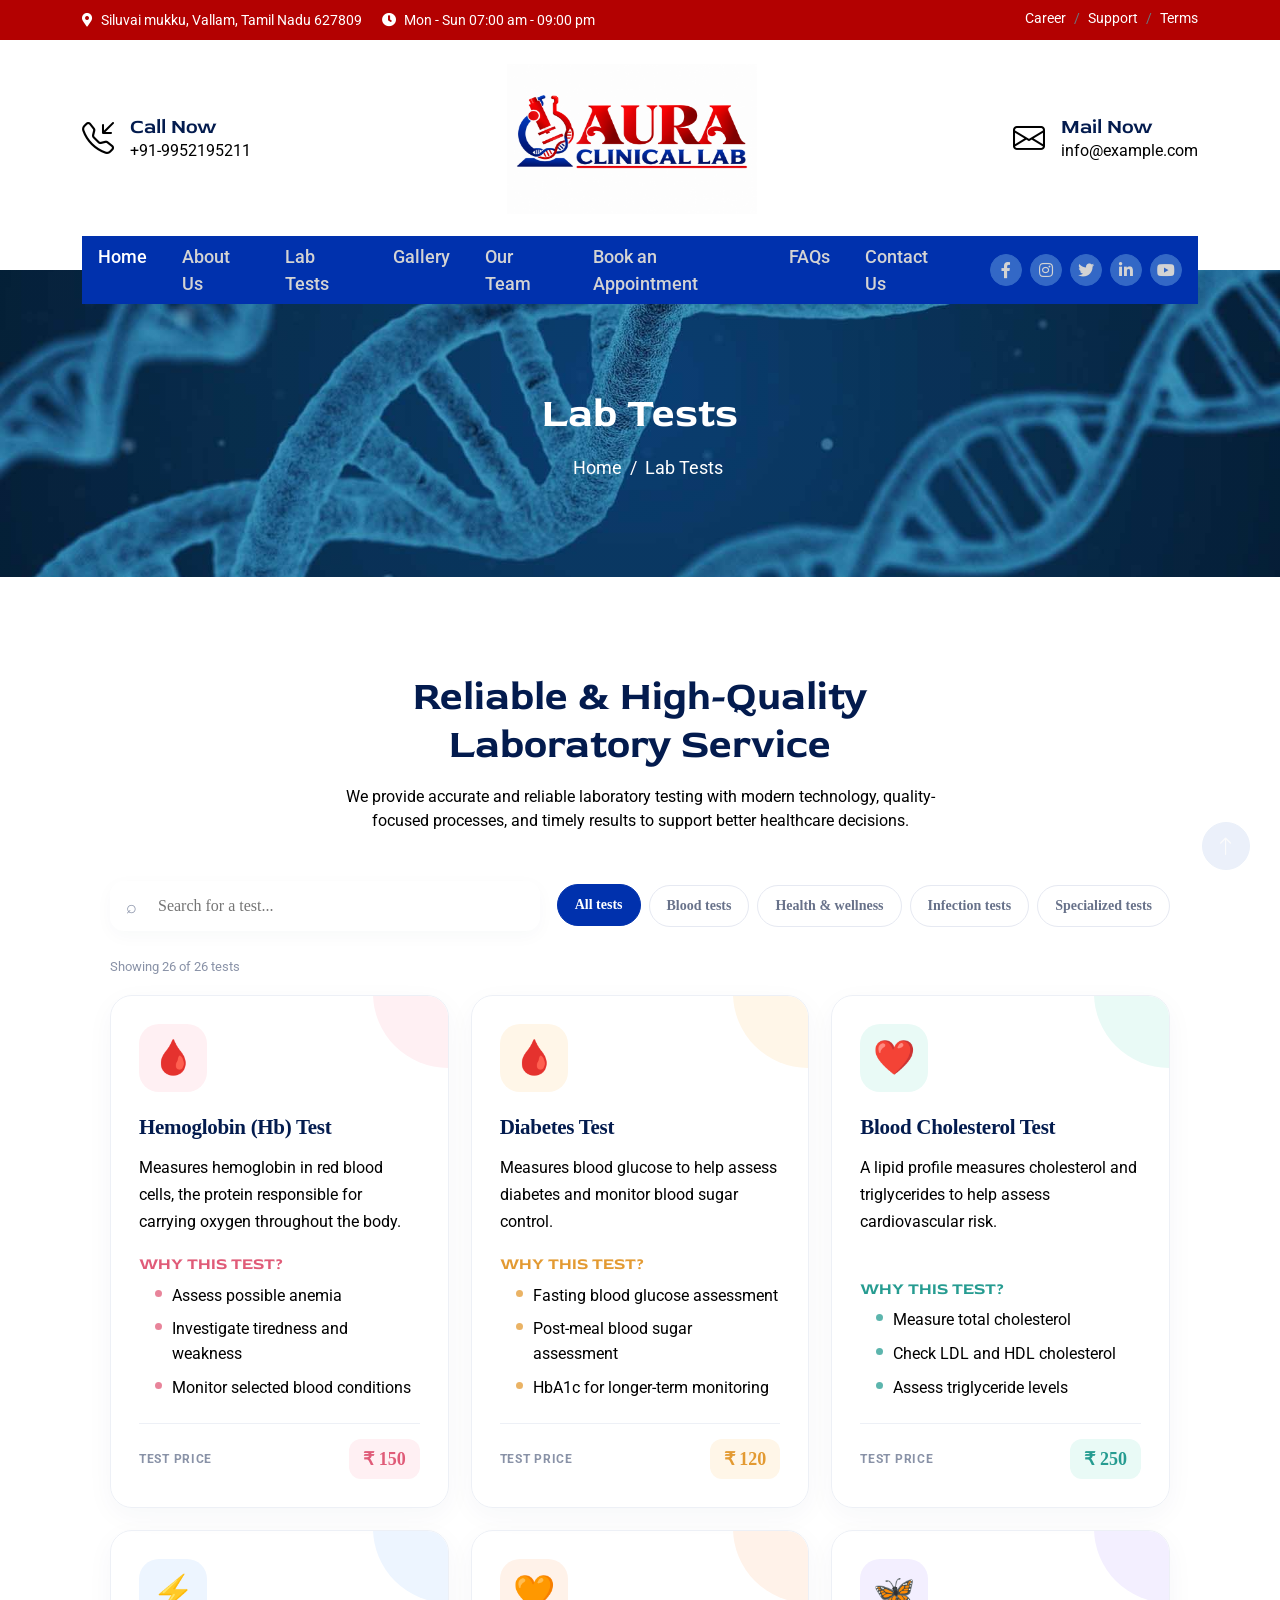
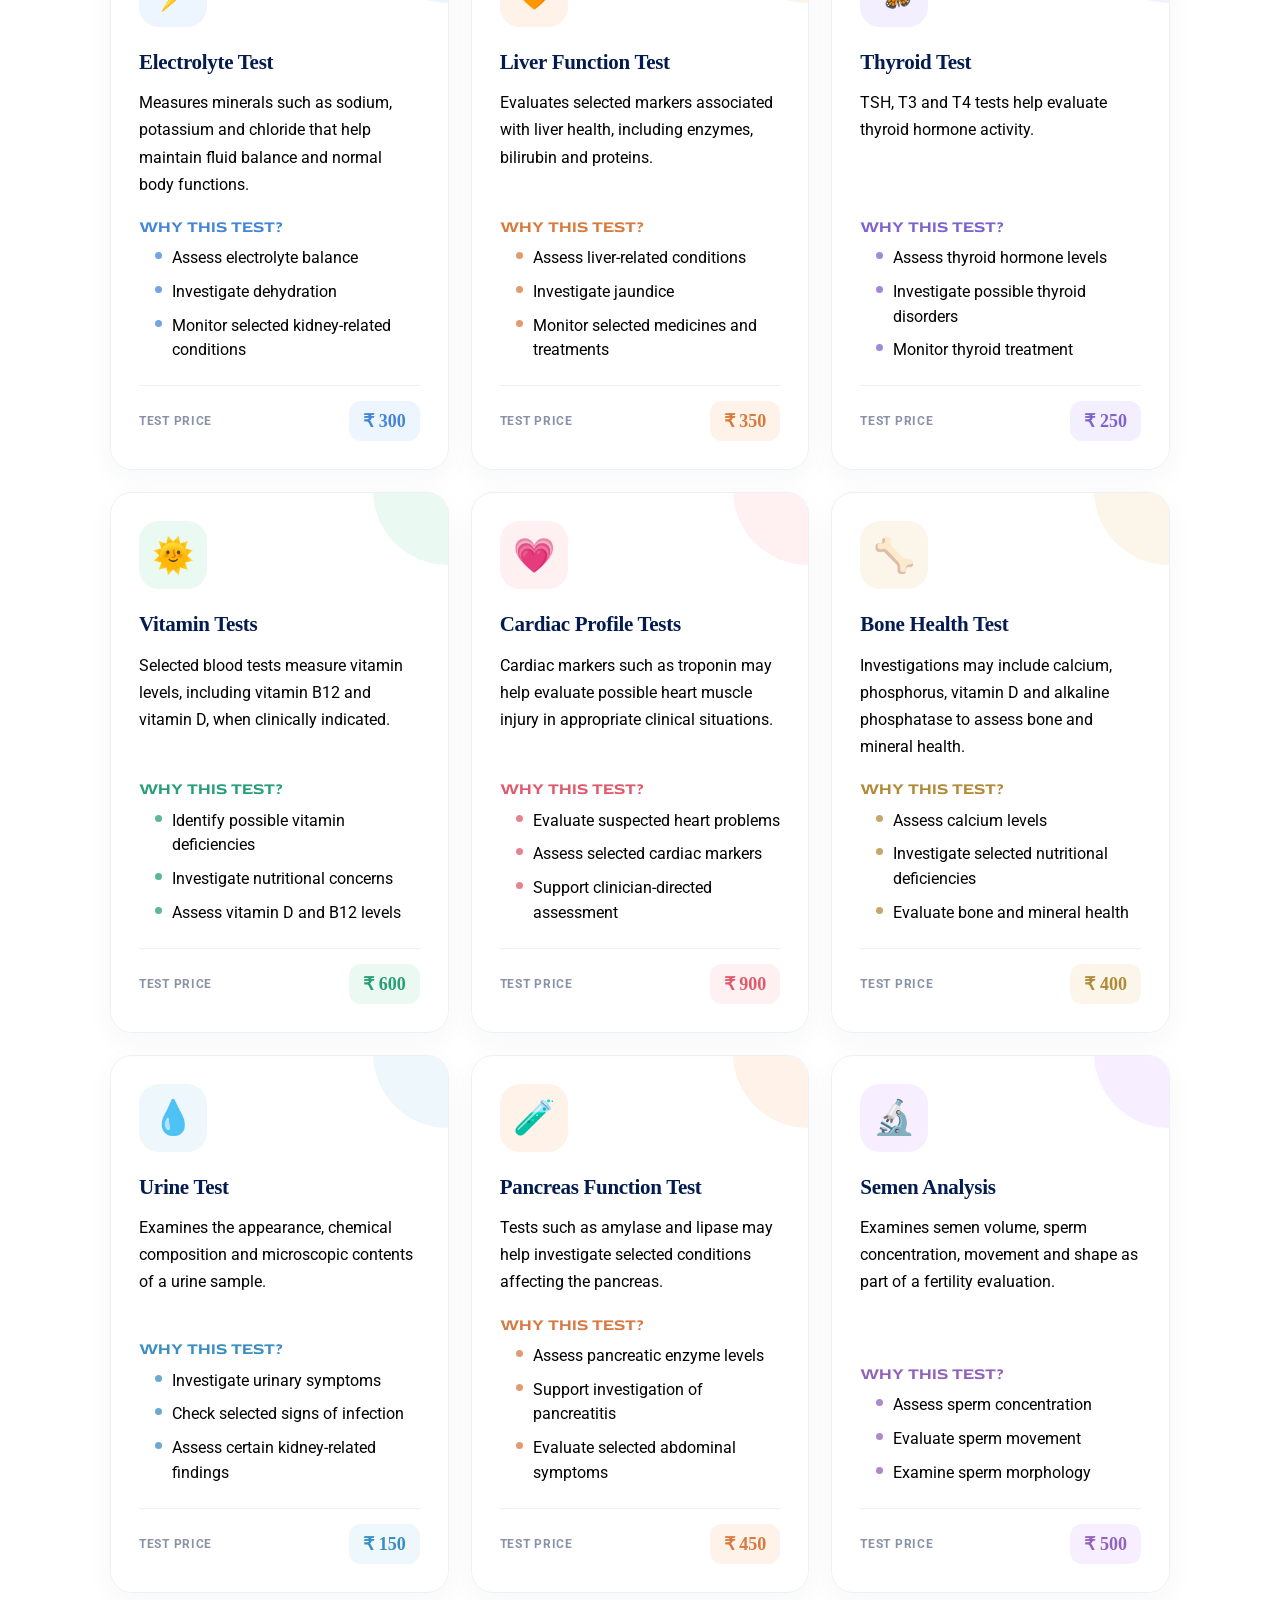
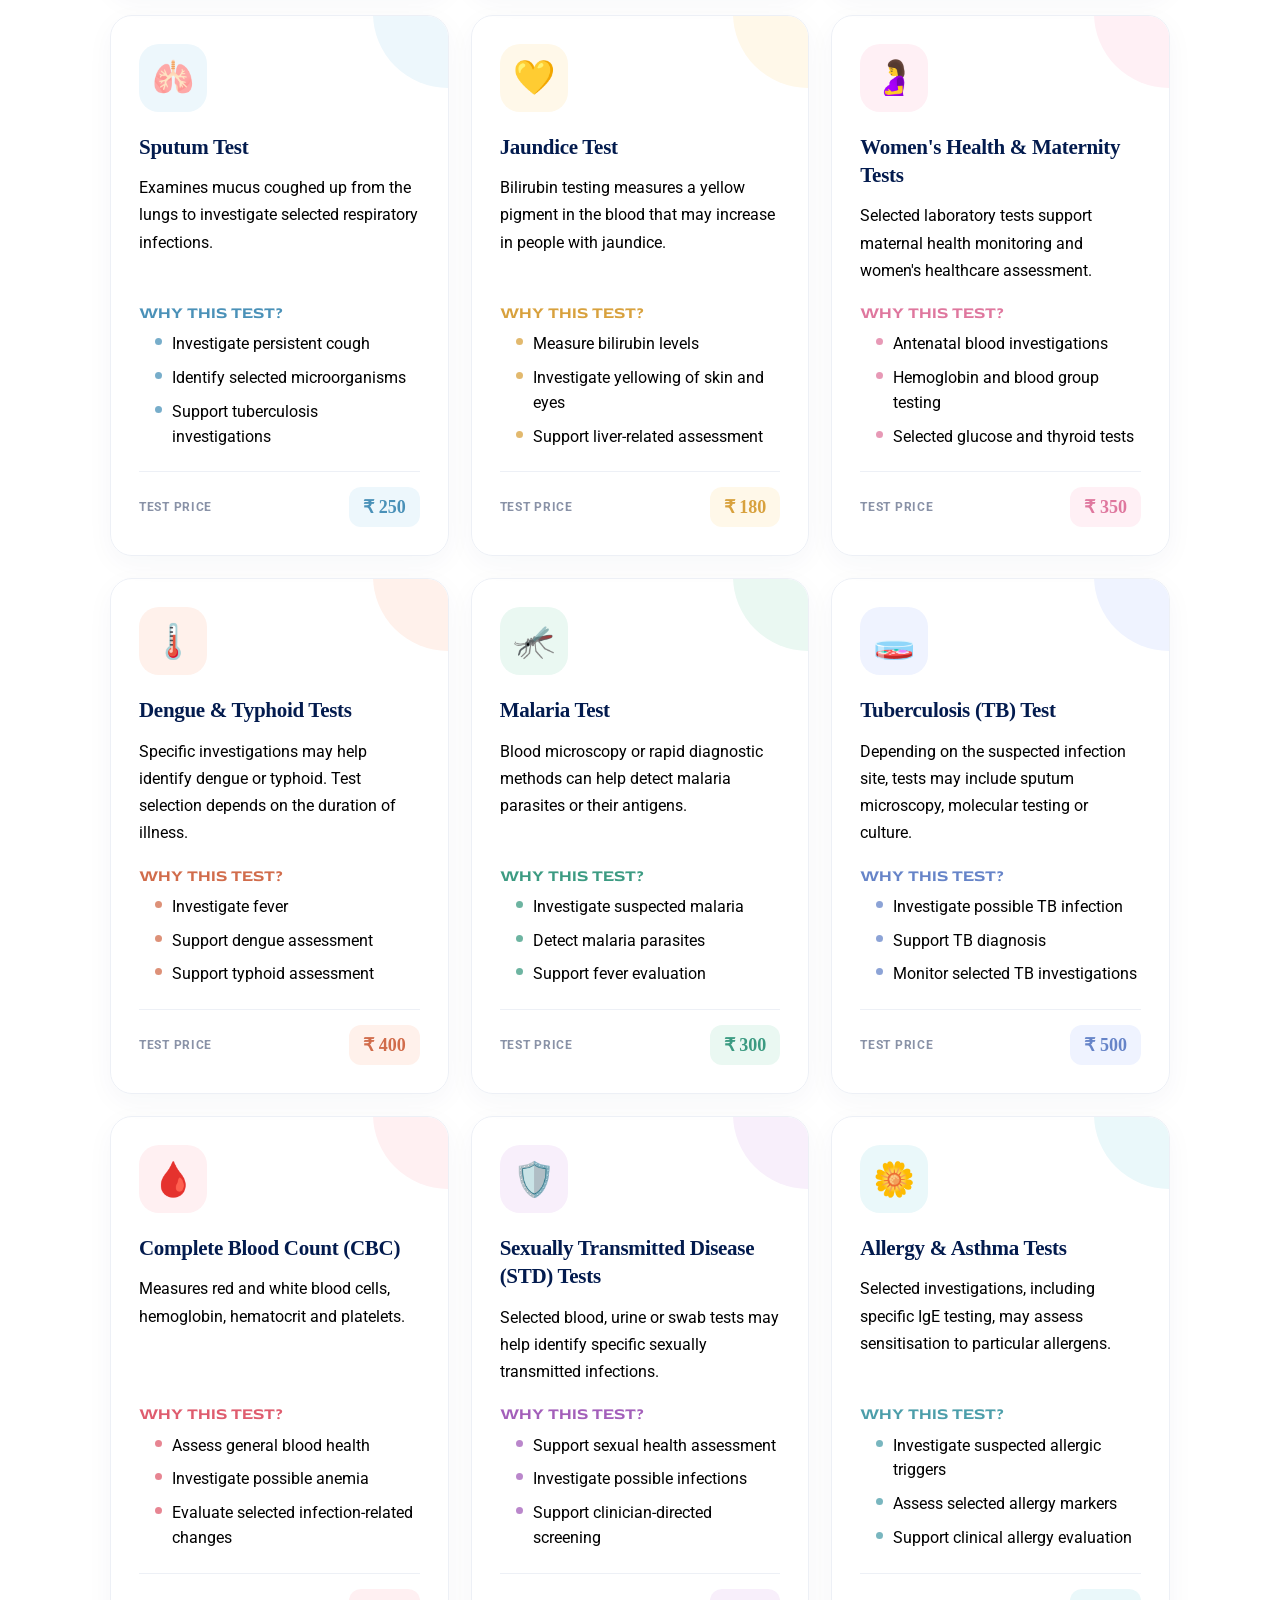
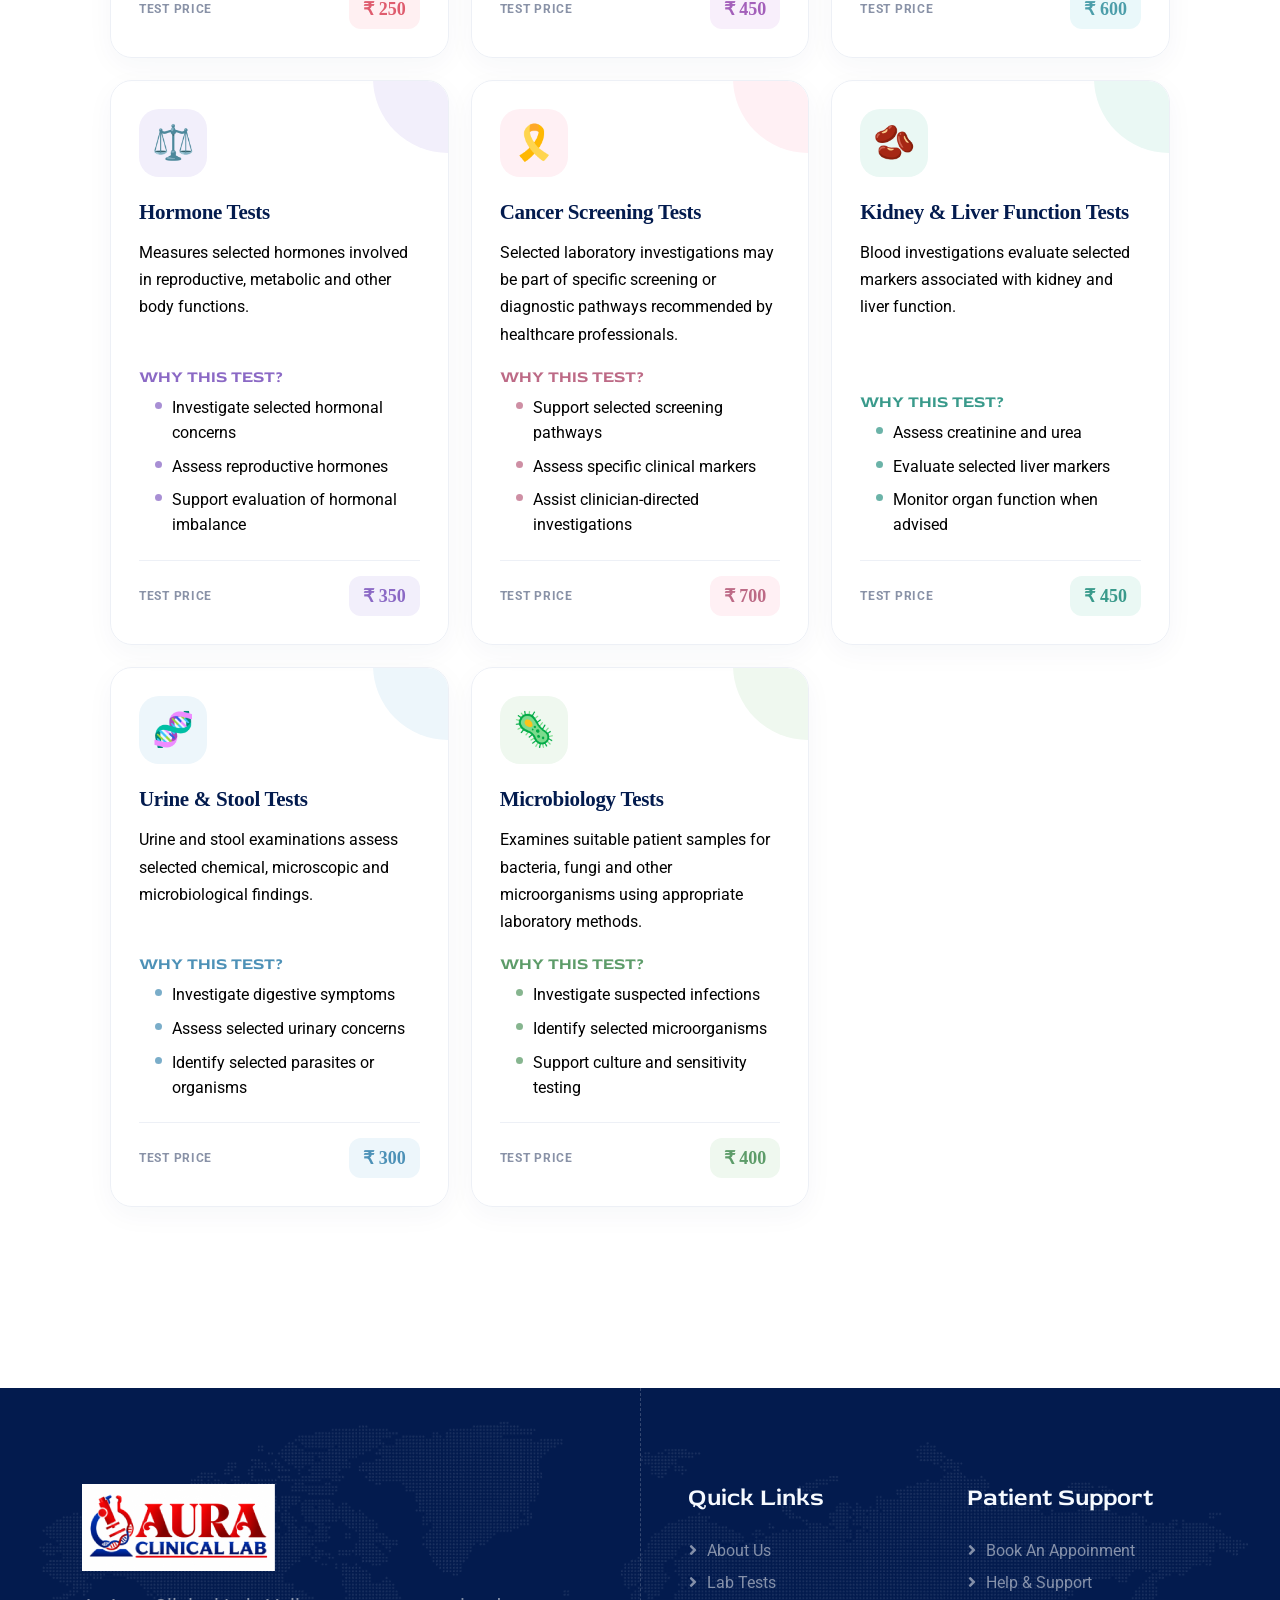
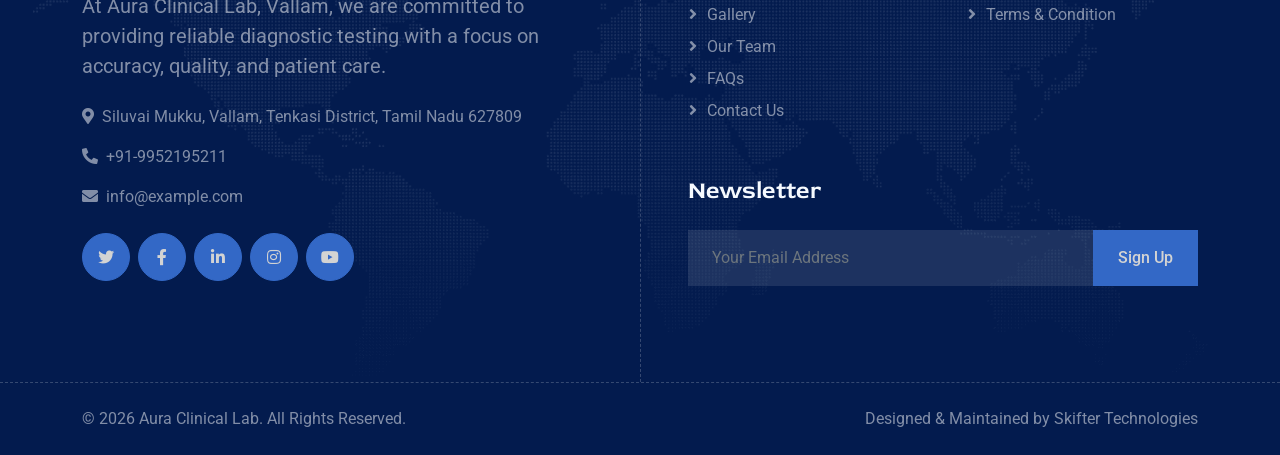
<file: lab-tests.html>
<!DOCTYPE html>
<html lang="en">

<head>
    <meta charset="utf-8">
    <title>Lab Tests | AURA - CLINICAL LAB</title>
    <meta content="width=device-width, initial-scale=1.0" name="viewport">
    <meta content="" name="keywords">
    <meta content="" name="description">

    <!-- Favicon -->
     <link href="img/favico.png" rel="icon">

    <!-- Google Web Fonts -->
    <link rel="preconnect" href="https://fonts.googleapis.com">
    <link rel="preconnect" href="https://fonts.gstatic.com" crossorigin>
    <link href="https://fonts.googleapis.com/css2?family=Roboto:wght@400;500&family=Red+Rose:wght@600;700&display=swap"
        rel="stylesheet">

    <!-- Icon Font Stylesheet -->
    <link href="https://cdnjs.cloudflare.com/ajax/libs/font-awesome/5.10.0/css/all.min.css" rel="stylesheet">
    <link rel="stylesheet" href="https://cdn.jsdelivr.net/npm/bootstrap-icons@1.10.4/font/bootstrap-icons.css">

    <!-- Libraries Stylesheet -->
    <link href="lib/animate/animate.min.css" rel="stylesheet">

    <!-- Customized Bootstrap Stylesheet -->
    <link href="css/bootstrap.min.css" rel="stylesheet">

    <!-- Template Stylesheet -->
    <link href="css/style.css" rel="stylesheet">
    <style>
        .hero{position:relative;overflow:hidden;padding:76px 22px 58px;text-align:center;background:linear-gradient(120deg,#242b70,#5448b8 52%,#168f9c);color:white}
.hero:before,.hero:after{content:"";position:absolute;border:1px solid #ffffff24;border-radius:50%;width:340px;height:340px;top:-220px;left:-90px}
.hero:after{width:440px;height:440px;top:auto;left:auto;right:-160px;bottom:-330px}
.hero-inner{position:relative;z-index:1;max-width:850px;margin:auto}
.eyebrow{display:inline-flex;align-items:center;gap:8px;padding:8px 14px;border:1px solid #ffffff45;background:#ffffff18;border-radius:30px;font-size:12px;font-weight:800;letter-spacing:1.5px;text-transform:uppercase}
.hero h1{font:800 clamp(34px,5vw,58px)/1.12 'Plus Jakarta Sans',sans-serif;margin:20px 0 14px;letter-spacing:-2px}
.hero p{max-width:660px;margin:0 auto;color:#e8e9ff;font-size:16px;line-height:1.7}
main{max-width:1380px;margin:auto;padding:0px 28px 85px}
.toolbar{display:flex;gap:14px;align-items:center;justify-content:space-between;flex-wrap:wrap;margin-bottom:26px}
.search-wrap{position:relative;flex:1 1 270px;max-width:430px}
.search-wrap span{position:absolute;left:16px;top:50%;transform:translateY(-50%);font-size:18px;color:#8b94aa}
.search{width:100%;border:1px solid var(--line);background:#fff;border-radius:14px;padding:16px 18px 16px 48px;font:500 16px 'DM Sans';outline:none;box-shadow:0 5px 18px #27315c08;transition:.2s}
.search:focus{border-color:#7772db;box-shadow:0 0 0 4px #7772db18}
.filters{display:flex;gap:8px;flex-wrap:wrap}
.filter{border:1px solid #e6e9f2;background:#fff;color:#68728a;border-radius:30px;padding:12px 17px;font:700 14px 'DM Sans';cursor:pointer;transition:.2s}
.filter:hover,.filter.active{background:#0031ad;color:#fff;border-color:#0031ad;transform:translateY(-1px)}
.result-count{color:#8992a7;font-size:13px;margin:0 0 18px}
.grid{display:grid;grid-template-columns:repeat(3,minmax(0,1fr));gap:22px}
.card{--accent:#6558d3;--tint:#f0efff;position:relative;isolation:isolate;overflow:hidden;display:flex;flex-direction:column;min-height:340px;padding:28px;border:1px solid #edf0f6;border-radius:22px;background:var(--surface);box-shadow:0 8px 28px #25305b0a;transition:transform .28s ease,box-shadow .28s ease,border-color .28s ease;animation:rise .55s both}
.card:before{content:"";position:absolute;z-index:-1;width:150px;height:150px;right:-75px;top:-78px;border-radius:50%;background:var(--tint);transition:transform .35s}
.card:hover{transform:translateY(-7px);box-shadow:0 18px 38px #25305b18;border-color:var(--accent)}
.card:hover:before{transform:scale(1.45)}
.icon-box{width:68px;height:68px;border-radius:20px;display:grid;place-items:center;background:var(--tint);font-size:34px;margin-bottom:21px;transition:transform .3s}
.card:hover .icon-box{transform:rotate(-8deg) scale(1.08)}
.card h2{font:800 21px/1.35 'Plus Jakarta Sans';margin:0 0 13px;letter-spacing:-.3px}
.card p{font-size:16px;line-height:1.7;color:var(--muted);margin:0 0 20px}
.card h3{font-size:16px;text-transform:uppercase;color:var(--accent);margin:auto 0 9px;font-weight:800}
.card ul{list-style:none;margin:0;padding:0;display:grid;gap:9px}
.card li{position:relative;padding-left:17px;font-size:16px;line-height:1.55}
.card li:before{content:"";position:absolute;left:0;top:6px;width:7px;height:7px;border-radius:50%;background:var(--accent);opacity:.75}

.price-row{display:flex;align-items:center;justify-content:space-between;gap:12px;margin-top:22px;padding-top:15px;border-top:1px solid #edf0f6}
.price-label{font-size:12px;font-weight:700;letter-spacing:.7px;text-transform:uppercase;color:#8992a7}
.price-tag{display:inline-flex;align-items:center;justify-content:center;padding:9px 14px;border-radius:12px;background:var(--tint);color:var(--accent);font:800 18px 'Plus Jakarta Sans';white-space:nowrap}

.card[hidden]{display:none}
.empty{display:none;text-align:center;padding:50px 20px;color:#7b849a;grid-column:1/-1}
.empty strong{display:block;color:var(--ink);font-size:18px;margin-bottom:6px}
@keyframes rise{from{opacity:0;transform:translateY(18px)}to{opacity:1;transform:translateY(0)}}
@media(max-width:1000px){.grid{grid-template-columns:repeat(2,minmax(0,1fr))}}
@media(max-width:720px){.hero{padding:60px 20px 48px}.grid{grid-template-columns:repeat(2,minmax(0,1fr));gap:16px}.card{padding:23px;min-height:330px}.toolbar{align-items:stretch}.search-wrap{max-width:none}.filters{overflow-x:auto;flex-wrap:nowrap;padding-bottom:5px}.filter{white-space:nowrap}}
@media(max-width:480px){main{padding:28px 14px 55px}.grid{grid-template-columns:1fr}.card{min-height:0;padding:25px}.hero h1{letter-spacing:-1.2px}.hero p{font-size:14px}}
@media(prefers-reduced-motion:reduce){*,*:before,*:after{animation-duration:.01ms!important;transition-duration:.01ms!important;scroll-behavior:auto!important}}
    </style>
</head>

<body>
    <!-- Spinner Start -->
    <div id="spinner"
        class="show bg-white position-fixed translate-middle w-100 vh-100 top-50 start-50 d-flex align-items-center justify-content-center">
        <div class="spinner-border text-primary" role="status" style="width: 3rem; height: 3rem;"></div>
    </div>
    <!-- Spinner End -->


    <!-- Topbar Start -->
    <div class="container-fluid py-2 d-none d-lg-flex bg-red fnt-clr">
        <div class="container">
            <div class="d-flex justify-content-between">
                <div>
                    <small class="me-3"><i class="fa fa-map-marker-alt me-2"></i>Siluvai mukku, Vallam, Tamil Nadu 627809</small>
                    <small class="me-3"><i class="fa fa-clock me-2"></i>Mon - Sun 07:00 am - 09:00 pm</small>
                </div>
                <nav class="breadcrumb fnt-clr mb-0">
                    <a class="breadcrumb-item small text-body" href="#">Career</a>
                    <a class="breadcrumb-item small text-body" href="#">Support</a>
                    <a class="breadcrumb-item small text-body" href="#">Terms</a>
               
                </nav>
            </div>
        </div>
    </div>
    <!-- Topbar End -->


    <!-- Brand Start -->
    <div class="container-fluid text-white pt-4 pb-5 d-none d-lg-flex">
        <div class="container pb-2">
            <div class="d-flex align-items-center justify-content-between">
                <div class="d-flex">
                    <div class="d-flex text-black">
                    <i class="bi bi-telephone-inbound fs-2"></i>
                    <div class="ms-3">
                        <h5 class="mb-0">Call Now</h5>
                        <span>+91-9952195211</span>
 
                    </div>
                </div>
                    
                    
                </div>
                <a href="index.html"><img src="img/logo.png" width="250" height="150"></a>
                <div class="d-flex text-black">
                    <i class="bi bi-envelope fs-2"></i>
                    <div class="ms-3">
                        <h5 class="mb-0">Mail Now</h5>
                        <span>info@example.com</span>
                    </div>
                </div>
            </div>
        </div>
    </div>
    <!-- Brand End -->


    <!-- Navbar Start -->
    <div class="container-fluid sticky-top">
        <div class="container">
          
            <nav class="navbar navbar-expand-lg navbar-light bg-blue py-lg-0 px-lg-3">
                <a href="index.html" class="navbar-brand d-lg-none">
                    <h1 class="text-primary m-0">Lab<span class="text-dark">sky</span></h1>
                </a>
                <button type="button" class="navbar-toggler me-0" data-bs-toggle="collapse"
                    data-bs-target="#navbarCollapse">
                    <span class="navbar-toggler-icon"></span>
                </button>
                <div class="collapse navbar-collapse" id="navbarCollapse">
                    <div class="navbar-nav">
                        <a href="index.html" class="nav-item nav-link active">Home</a>
                        <a href="about.html" class="nav-item nav-link">About Us</a>
                        <a href="lab-tests.html" class="nav-item nav-link">Lab Tests</a>
                        <a href="gallery.html" class="nav-item nav-link">Gallery</a>
                        <a href="our-team.html" class="nav-item nav-link">Our Team</a>
                        <a href="appoinment.html" class="nav-item nav-link">Book an Appointment</a>
                    
                        <a href="faq.html" class="nav-item nav-link">FAQs</a>

                        <a href="contact-us.html" class="nav-item nav-link">Contact Us</a>
                    </div>
                    <div class="ms-auto d-none d-lg-flex">
                        <a class="btn btn-sm-square btn-primary ms-2" href=""><i class="fab fa-facebook-f"></i></a>
                        <a class="btn btn-sm-square btn-primary ms-2" href=""><i class="fab fa-instagram"></i></a>
                        <a class="btn btn-sm-square btn-primary ms-2" href=""><i class="fab fa-twitter"></i></a>
                        <a class="btn btn-sm-square btn-primary ms-2" href=""><i class="fab fa-linkedin-in"></i></a>
                        <a class="btn btn-sm-square btn-primary ms-2" href=""><i class="fab fa-youtube"></i></a>
                    </div>
                </div>
            </nav>
        </div>
    </div>
    <!-- Navbar End -->


    <!-- Page Header Start -->
    <div class="container-fluid page-header py-5 wow fadeIn" data-wow-delay="0.1s">
        <div class="container text-center py-5 mt-4">
            <h1 class="display-2 text-white mb-3 animated slideInDown">Lab Tests</h1>
            <nav aria-label="breadcrumb animated slideInDown">
                <ol class="breadcrumb justify-content-center mb-0">
                    <li class="breadcrumb-item"><a href="#">Home</a></li>
                    <li class="breadcrumb-item" aria-current="page">Lab Tests</li>
                </ol>
            </nav>
        </div>
    </div>
    <!-- Page Header End -->

    
    <!-- Service Start -->
    <div class="container-fluid container-service py-5">
        
        <div class="container py-5">
            <div class="text-center mx-auto wow fadeInUp" data-wow-delay="0.1s" style="max-width: 600px;">
                <h1 class="display-6 mb-3">Reliable & High-Quality Laboratory Service</h1>
                <p class="mb-5">We provide accurate and reliable laboratory testing with modern technology, quality-focused processes, and timely results to support better healthcare decisions.</p>
            </div>
             <main>
 <section class="toolbar" aria-label="Search and filter tests">
  <label class="search-wrap"><span>⌕</span><input class="search" id="search" type="search" placeholder="Search for a test..." aria-label="Search tests"></label>
  <div class="filters" id="filters">
   <button class="filter active" data-filter="all">All tests</button>
   <button class="filter" data-filter="blood">Blood tests</button>
   <button class="filter" data-filter="health">Health &amp; wellness</button>
   <button class="filter" data-filter="infection">Infection tests</button>
   <button class="filter" data-filter="special">Specialized tests</button>
  </div>
 </section>
 <p class="result-count" id="count" aria-live="polite"></p>
 <section class="grid" id="grid" aria-label="Available laboratory tests">
  <article class="card" data-category="blood" style="--accent:#e05b78;--tint:#fff0f3"><div class="icon-box">🩸</div><h2>Hemoglobin (Hb) Test</h2><p>Measures hemoglobin in red blood cells, the protein responsible for carrying oxygen throughout the body.</p><h3>Why this test?</h3><ul><li>Assess possible anemia</li><li>Investigate tiredness and weakness</li><li>Monitor selected blood conditions</li></ul><div class="price-row"><span class="price-label">Test price</span><span class="price-tag" data-price="150">₹ 150</span></div></article>
  <article class="card" data-category="blood" style="--accent:#e39a32;--tint:#fff6e8"><div class="icon-box">🩸</div><h2>Diabetes Test</h2><p>Measures blood glucose to help assess diabetes and monitor blood sugar control.</p><h3>Why this test?</h3><ul><li>Fasting blood glucose assessment</li><li>Post-meal blood sugar assessment</li><li>HbA1c for longer-term monitoring</li></ul><div class="price-row"><span class="price-label">Test price</span><span class="price-tag" data-price="120">₹ 120</span></div></article>
  <article class="card" data-category="blood" style="--accent:#269c91;--tint:#e9faf6"><div class="icon-box">❤️</div><h2>Blood Cholesterol Test</h2><p>A lipid profile measures cholesterol and triglycerides to help assess cardiovascular risk.</p><h3>Why this test?</h3><ul><li>Measure total cholesterol</li><li>Check LDL and HDL cholesterol</li><li>Assess triglyceride levels</li></ul><div class="price-row"><span class="price-label">Test price</span><span class="price-tag" data-price="250">₹ 250</span></div></article>
  <article class="card" data-category="blood" style="--accent:#4386d8;--tint:#edf5ff"><div class="icon-box">⚡</div><h2>Electrolyte Test</h2><p>Measures minerals such as sodium, potassium and chloride that help maintain fluid balance and normal body functions.</p><h3>Why this test?</h3><ul><li>Assess electrolyte balance</li><li>Investigate dehydration</li><li>Monitor selected kidney-related conditions</li></ul><div class="price-row"><span class="price-label">Test price</span><span class="price-tag" data-price="300">₹ 300</span></div></article>
  <article class="card" data-category="blood" style="--accent:#d77a3c;--tint:#fff2e9"><div class="icon-box">🧡</div><h2>Liver Function Test</h2><p>Evaluates selected markers associated with liver health, including enzymes, bilirubin and proteins.</p><h3>Why this test?</h3><ul><li>Assess liver-related conditions</li><li>Investigate jaundice</li><li>Monitor selected medicines and treatments</li></ul><div class="price-row"><span class="price-label">Test price</span><span class="price-tag" data-price="350">₹ 350</span></div></article>
  <article class="card" data-category="blood" style="--accent:#8062ce;--tint:#f3efff"><div class="icon-box">🦋</div><h2>Thyroid Test</h2><p>TSH, T3 and T4 tests help evaluate thyroid hormone activity.</p><h3>Why this test?</h3><ul><li>Assess thyroid hormone levels</li><li>Investigate possible thyroid disorders</li><li>Monitor thyroid treatment</li></ul><div class="price-row"><span class="price-label">Test price</span><span class="price-tag" data-price="250">₹ 250</span></div></article>
  <article class="card" data-category="health" style="--accent:#279d78;--tint:#eaf9f1"><div class="icon-box">🌞</div><h2>Vitamin Tests</h2><p>Selected blood tests measure vitamin levels, including vitamin B12 and vitamin D, when clinically indicated.</p><h3>Why this test?</h3><ul><li>Identify possible vitamin deficiencies</li><li>Investigate nutritional concerns</li><li>Assess vitamin D and B12 levels</li></ul><div class="price-row"><span class="price-label">Test price</span><span class="price-tag" data-price="600">₹ 600</span></div></article>
  <article class="card" data-category="blood" style="--accent:#df596b;--tint:#fff0f2"><div class="icon-box">💗</div><h2>Cardiac Profile Tests</h2><p>Cardiac markers such as troponin may help evaluate possible heart muscle injury in appropriate clinical situations.</p><h3>Why this test?</h3><ul><li>Evaluate suspected heart problems</li><li>Assess selected cardiac markers</li><li>Support clinician-directed assessment</li></ul><div class="price-row"><span class="price-label">Test price</span><span class="price-tag" data-price="900">₹ 900</span></div></article>
  <article class="card" data-category="health" style="--accent:#b18a37;--tint:#fbf6e9"><div class="icon-box">🦴</div><h2>Bone Health Test</h2><p>Investigations may include calcium, phosphorus, vitamin D and alkaline phosphatase to assess bone and mineral health.</p><h3>Why this test?</h3><ul><li>Assess calcium levels</li><li>Investigate selected nutritional deficiencies</li><li>Evaluate bone and mineral health</li></ul><div class="price-row"><span class="price-label">Test price</span><span class="price-tag" data-price="400">₹ 400</span></div></article>
  <article class="card" data-category="health" style="--accent:#398dc0;--tint:#edf7fc"><div class="icon-box">💧</div><h2>Urine Test</h2><p>Examines the appearance, chemical composition and microscopic contents of a urine sample.</p><h3>Why this test?</h3><ul><li>Investigate urinary symptoms</li><li>Check selected signs of infection</li><li>Assess certain kidney-related findings</li></ul><div class="price-row"><span class="price-label">Test price</span><span class="price-tag" data-price="150">₹ 150</span></div></article>
  <article class="card" data-category="blood" style="--accent:#d87942;--tint:#fff2e9"><div class="icon-box">🧪</div><h2>Pancreas Function Test</h2><p>Tests such as amylase and lipase may help investigate selected conditions affecting the pancreas.</p><h3>Why this test?</h3><ul><li>Assess pancreatic enzyme levels</li><li>Support investigation of pancreatitis</li><li>Evaluate selected abdominal symptoms</li></ul><div class="price-row"><span class="price-label">Test price</span><span class="price-tag" data-price="450">₹ 450</span></div></article>
  <article class="card" data-category="special" style="--accent:#9261ba;--tint:#f7efff"><div class="icon-box">🔬</div><h2>Semen Analysis</h2><p>Examines semen volume, sperm concentration, movement and shape as part of a fertility evaluation.</p><h3>Why this test?</h3><ul><li>Assess sperm concentration</li><li>Evaluate sperm movement</li><li>Examine sperm morphology</li></ul><div class="price-row"><span class="price-label">Test price</span><span class="price-tag" data-price="500">₹ 500</span></div></article>
  <article class="card" data-category="infection" style="--accent:#4a91b8;--tint:#edf7fc"><div class="icon-box">🫁</div><h2>Sputum Test</h2><p>Examines mucus coughed up from the lungs to investigate selected respiratory infections.</p><h3>Why this test?</h3><ul><li>Investigate persistent cough</li><li>Identify selected microorganisms</li><li>Support tuberculosis investigations</li></ul><div class="price-row"><span class="price-label">Test price</span><span class="price-tag" data-price="250">₹ 250</span></div></article>
  <article class="card" data-category="blood" style="--accent:#d8a13d;--tint:#fff8e9"><div class="icon-box">💛</div><h2>Jaundice Test</h2><p>Bilirubin testing measures a yellow pigment in the blood that may increase in people with jaundice.</p><h3>Why this test?</h3><ul><li>Measure bilirubin levels</li><li>Investigate yellowing of skin and eyes</li><li>Support liver-related assessment</li></ul><div class="price-row"><span class="price-label">Test price</span><span class="price-tag" data-price="180">₹ 180</span></div></article>
  <article class="card" data-category="health" style="--accent:#df779e;--tint:#fff0f5"><div class="icon-box">🤰</div><h2>Women's Health &amp; Maternity Tests</h2><p>Selected laboratory tests support maternal health monitoring and women's healthcare assessment.</p><h3>Why this test?</h3><ul><li>Antenatal blood investigations</li><li>Hemoglobin and blood group testing</li><li>Selected glucose and thyroid tests</li></ul><div class="price-row"><span class="price-label">Test price</span><span class="price-tag" data-price="350">₹ 350</span></div></article>
  <article class="card" data-category="infection" style="--accent:#d16c4b;--tint:#fff1eb"><div class="icon-box">🌡️</div><h2>Dengue &amp; Typhoid Tests</h2><p>Specific investigations may help identify dengue or typhoid. Test selection depends on the duration of illness.</p><h3>Why this test?</h3><ul><li>Investigate fever</li><li>Support dengue assessment</li><li>Support typhoid assessment</li></ul><div class="price-row"><span class="price-label">Test price</span><span class="price-tag" data-price="400">₹ 400</span></div></article>
  <article class="card" data-category="infection" style="--accent:#3c9b82;--tint:#eaf8f2"><div class="icon-box">🦟</div><h2>Malaria Test</h2><p>Blood microscopy or rapid diagnostic methods can help detect malaria parasites or their antigens.</p><h3>Why this test?</h3><ul><li>Investigate suspected malaria</li><li>Detect malaria parasites</li><li>Support fever evaluation</li></ul><div class="price-row"><span class="price-label">Test price</span><span class="price-tag" data-price="300">₹ 300</span></div></article>
  <article class="card" data-category="infection" style="--accent:#6684c8;--tint:#eff3ff"><div class="icon-box">🧫</div><h2>Tuberculosis (TB) Test</h2><p>Depending on the suspected infection site, tests may include sputum microscopy, molecular testing or culture.</p><h3>Why this test?</h3><ul><li>Investigate possible TB infection</li><li>Support TB diagnosis</li><li>Monitor selected TB investigations</li></ul><div class="price-row"><span class="price-label">Test price</span><span class="price-tag" data-price="500">₹ 500</span></div></article>
  <article class="card" data-category="blood" style="--accent:#df5c6e;--tint:#fff0f2"><div class="icon-box">🩸</div><h2>Complete Blood Count (CBC)</h2><p>Measures red and white blood cells, hemoglobin, hematocrit and platelets.</p><h3>Why this test?</h3><ul><li>Assess general blood health</li><li>Investigate possible anemia</li><li>Evaluate selected infection-related changes</li></ul><div class="price-row"><span class="price-label">Test price</span><span class="price-tag" data-price="250">₹ 250</span></div></article>
  <article class="card" data-category="special" style="--accent:#a35fba;--tint:#f8effb"><div class="icon-box">🛡️</div><h2>Sexually Transmitted Disease (STD) Tests</h2><p>Selected blood, urine or swab tests may help identify specific sexually transmitted infections.</p><h3>Why this test?</h3><ul><li>Support sexual health assessment</li><li>Investigate possible infections</li><li>Support clinician-directed screening</li></ul><div class="price-row"><span class="price-label">Test price</span><span class="price-tag" data-price="450">₹ 450</span></div></article>
  <article class="card" data-category="health" style="--accent:#4c9eaa;--tint:#eaf8fa"><div class="icon-box">🌼</div><h2>Allergy &amp; Asthma Tests</h2><p>Selected investigations, including specific IgE testing, may assess sensitisation to particular allergens.</p><h3>Why this test?</h3><ul><li>Investigate suspected allergic triggers</li><li>Assess selected allergy markers</li><li>Support clinical allergy evaluation</li></ul><div class="price-row"><span class="price-label">Test price</span><span class="price-tag" data-price="600">₹ 600</span></div></article>
  <article class="card" data-category="blood" style="--accent:#8b69c5;--tint:#f2effb"><div class="icon-box">⚖️</div><h2>Hormone Tests</h2><p>Measures selected hormones involved in reproductive, metabolic and other body functions.</p><h3>Why this test?</h3><ul><li>Investigate selected hormonal concerns</li><li>Assess reproductive hormones</li><li>Support evaluation of hormonal imbalance</li></ul><div class="price-row"><span class="price-label">Test price</span><span class="price-tag" data-price="350">₹ 350</span></div></article>
  <article class="card" data-category="special" style="--accent:#bd6a86;--tint:#fff0f4"><div class="icon-box">🎗️</div><h2>Cancer Screening Tests</h2><p>Selected laboratory investigations may be part of specific screening or diagnostic pathways recommended by healthcare professionals.</p><h3>Why this test?</h3><ul><li>Support selected screening pathways</li><li>Assess specific clinical markers</li><li>Assist clinician-directed investigations</li></ul><div class="price-row"><span class="price-label">Test price</span><span class="price-tag" data-price="700">₹ 700</span></div></article>
  <article class="card" data-category="blood" style="--accent:#399a8b;--tint:#eaf8f4"><div class="icon-box">🫘</div><h2>Kidney &amp; Liver Function Tests</h2><p>Blood investigations evaluate selected markers associated with kidney and liver function.</p><h3>Why this test?</h3><ul><li>Assess creatinine and urea</li><li>Evaluate selected liver markers</li><li>Monitor organ function when advised</li></ul><div class="price-row"><span class="price-label">Test price</span><span class="price-tag" data-price="450">₹ 450</span></div></article>
  <article class="card" data-category="special" style="--accent:#4d91b7;--tint:#edf6fb"><div class="icon-box">🧬</div><h2>Urine &amp; Stool Tests</h2><p>Urine and stool examinations assess selected chemical, microscopic and microbiological findings.</p><h3>Why this test?</h3><ul><li>Investigate digestive symptoms</li><li>Assess selected urinary concerns</li><li>Identify selected parasites or organisms</li></ul><div class="price-row"><span class="price-label">Test price</span><span class="price-tag" data-price="300">₹ 300</span></div></article>
  <article class="card" data-category="infection" style="--accent:#5d9c69;--tint:#eff8ef"><div class="icon-box">🦠</div><h2>Microbiology Tests</h2><p>Examines suitable patient samples for bacteria, fungi and other microorganisms using appropriate laboratory methods.</p><h3>Why this test?</h3><ul><li>Investigate suspected infections</li><li>Identify selected microorganisms</li><li>Support culture and sensitivity testing</li></ul><div class="price-row"><span class="price-label">Test price</span><span class="price-tag" data-price="400">₹ 400</span></div></article>
  <div class="empty" id="empty"><strong>No matching tests found</strong>Try another test name or choose a different category.</div>
 </section>
</main>
        </div>
    </div>
    <!-- Service End -->
     


     <!-- Footer Start -->
    <div class="container-fluid footer position-relative bg-dark text-white-50 py-5 wow fadeIn" data-wow-delay="0.1s">
        <div class="container">
            <div class="row g-5 py-5">
                <div class="col-lg-6 pe-lg-5">
                    <a href="index.html" class="navbar-brand">
                    <img src="img/aura-logo.png" alt="Aura Logo">
                    </a>
                    <p class="fs-5 mb-4" style="padding-top: 20px;">At Aura Clinical Lab, Vallam, we are committed to providing reliable diagnostic testing with a focus on accuracy, quality, and patient care.</p>
                    <p><i class="fa fa-map-marker-alt me-2"></i>Siluvai Mukku, Vallam, Tenkasi District, Tamil Nadu 627809</p>
                    <p><i class="fa fa-phone-alt me-2"></i>+91-9952195211</p>
                    <p><i class="fa fa-envelope me-2"></i>info@example.com</p>
                    <div class="d-flex mt-4">
                        <a class="btn btn-lg-square btn-primary me-2" href="#"><i class="fab fa-twitter"></i></a>
                        <a class="btn btn-lg-square btn-primary me-2" href="#"><i class="fab fa-facebook-f"></i></a>
                        <a class="btn btn-lg-square btn-primary me-2" href="#"><i class="fab fa-linkedin-in"></i></a>
                        <a class="btn btn-lg-square btn-primary me-2" href="#"><i class="fab fa-instagram"></i></a>
                        <a class="btn btn-lg-square btn-primary me-2" href="#"><i class="fab fa-youtube"></i></a>
                    </div>
                </div>
                <div class="col-lg-6 ps-lg-5">
                    <div class="row g-5">
                        <div class="col-sm-6">
                            <h4 class="text-light mb-4">Quick Links</h4>
                            <a class="btn btn-link" href="about.html">About Us</a>
                             <a class="btn btn-link" href="lab-tests.html">Lab Tests</a>
                             <a class="btn btn-link" href="gallery.html">Gallery</a>
                             <a class="btn btn-link" href="our-team.html">Our Team</a>
                             <a class="btn btn-link" href="faq.html">FAQs</a>
                            <a class="btn btn-link" href="contact-us.html">Contact Us</a>
                           
                        
                        </div>
                        <div class="col-sm-6">
                            <h4 class="text-light mb-4">Patient Support</h4>
                            <a class="btn btn-link" href="appoinment.html">Book an Appoinment</a>
                            <a class="btn btn-link" href="">Help & Support</a>
                            <a class="btn btn-link" href="">Terms & Condition</a>
                            
                        </div>
                        <div class="col-sm-12">
                            <h4 class="text-light mb-4">Newsletter</h4>
                            <div class="w-100">
                                <div class="input-group">
                                    <input type="text" class="form-control border-0 py-3 px-4" style="background: rgba(255, 255, 255, .1);" placeholder="Your Email Address"><button class="btn btn-primary px-4">Sign Up</button>
                                </div>
                            </div>
                        </div>
                    </div>
                </div>
            </div>
        </div>
    </div>
    <!-- Footer End -->


    <!-- Copyright Start -->
    <div class="container-fluid copyright bg-dark text-white-50 py-4">
        <div class="container">
            <div class="row">
                <div class="col-md-6 text-center text-md-start">
                    <p class="mb-0">&copy; <a href="#">2026 Aura Clinical Lab</a>. All Rights Reserved.</p>
                </div>
                <div class="col-md-6 text-center text-md-end">
                    <!--/*** The author’s attribution link below must remain intact on your website. ***/-->
                    <!--/*** If you wish to remove this credit link, please purchase the Pro Version from https://htmlcodex.com . ***/-->
                    <p class="mb-0">Designed & Maintained by<a href="https://www.skiftertechnologies.com"> Skifter Technologies</a></p>
                </div>
            </div>
        </div>
    </div>
    <!-- Copyright End -->


    <!-- Back to Top -->
    <a href="#" class="btn btn-lg btn-primary btn-lg-square rounded-circle back-to-top"><i class="bi bi-arrow-up"></i></a>


    <!-- JavaScript Libraries -->
    <script src="https://ajax.googleapis.com/ajax/libs/jquery/3.6.1/jquery.min.js"></script>
    <script src="https://cdn.jsdelivr.net/npm/bootstrap@5.0.0/dist/js/bootstrap.bundle.min.js"></script>
    <script src="lib/wow/wow.min.js"></script>
    <script src="lib/easing/easing.min.js"></script>
    <script src="lib/waypoints/waypoints.min.js"></script>
    <script src="lib/counterup/counterup.min.js"></script>

    <!-- Template Javascript -->
    <script src="js/main.js"></script>
</body>

</html>
</file>
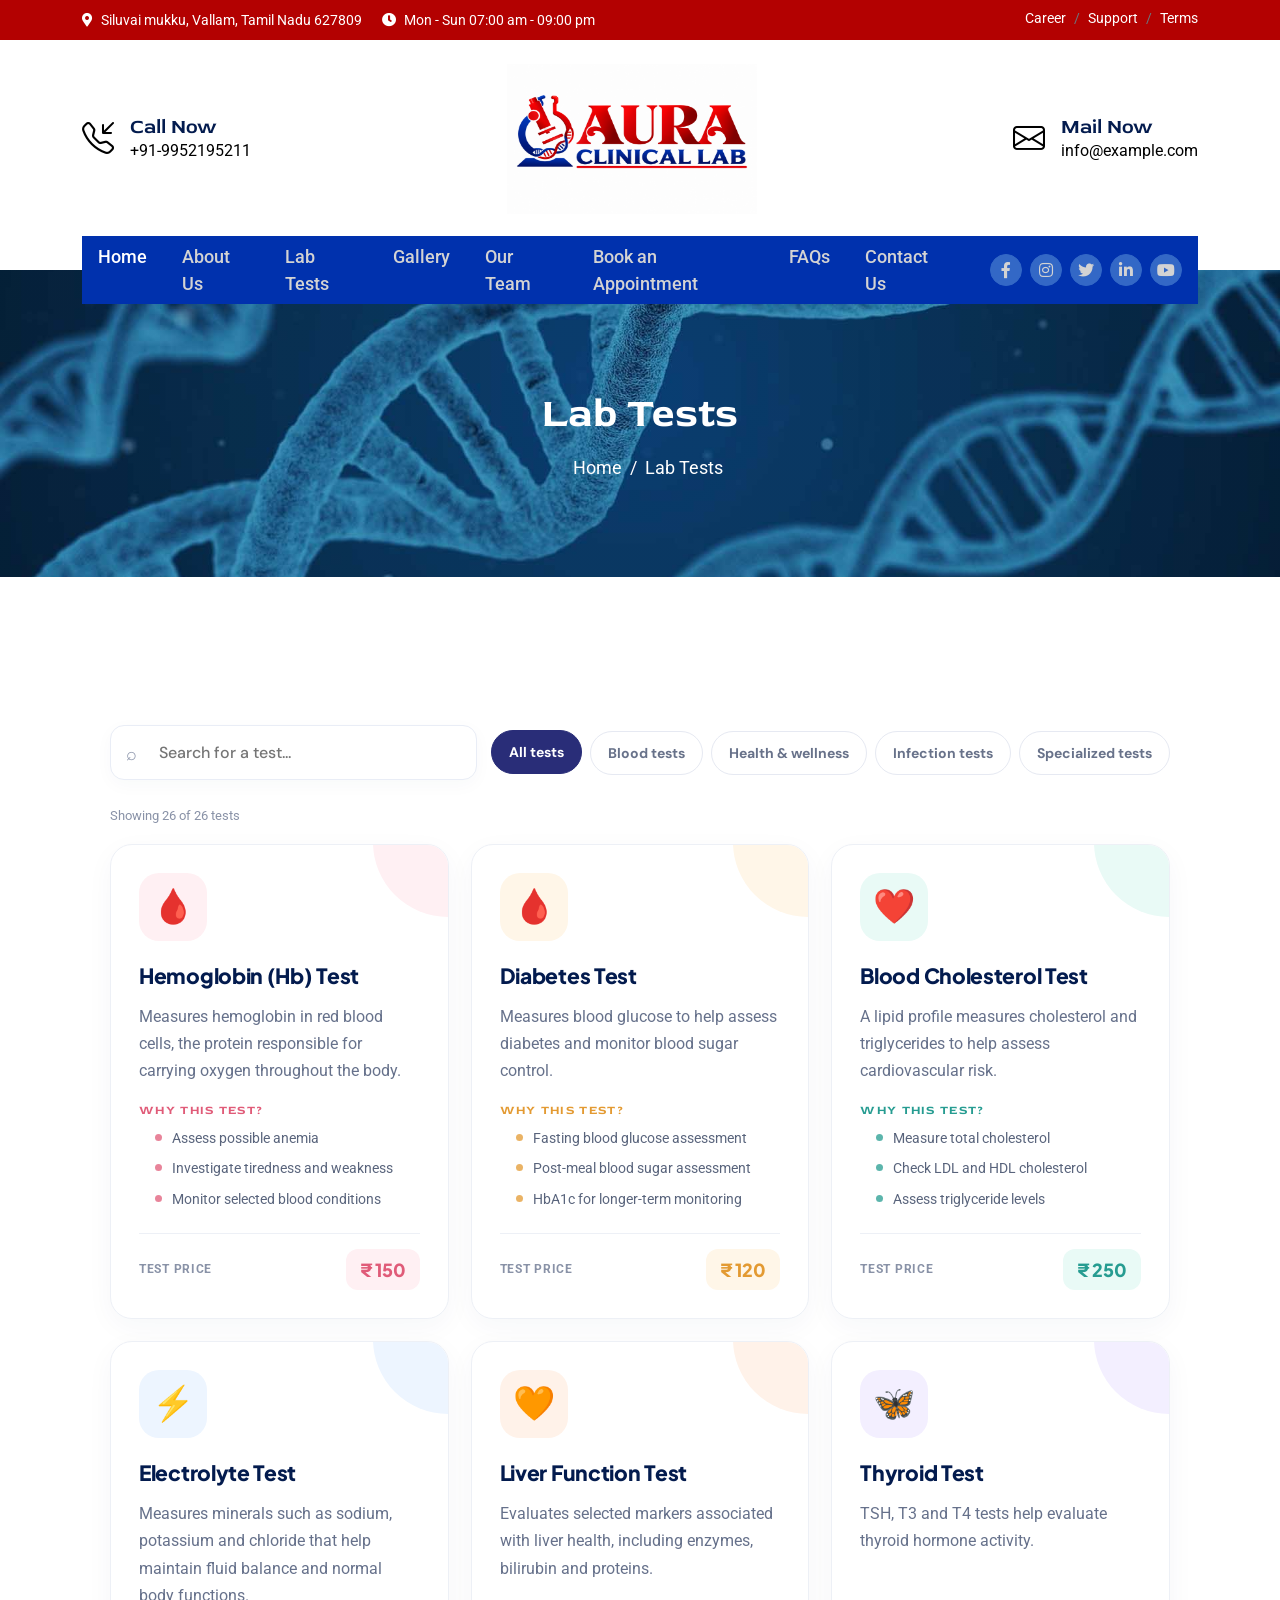
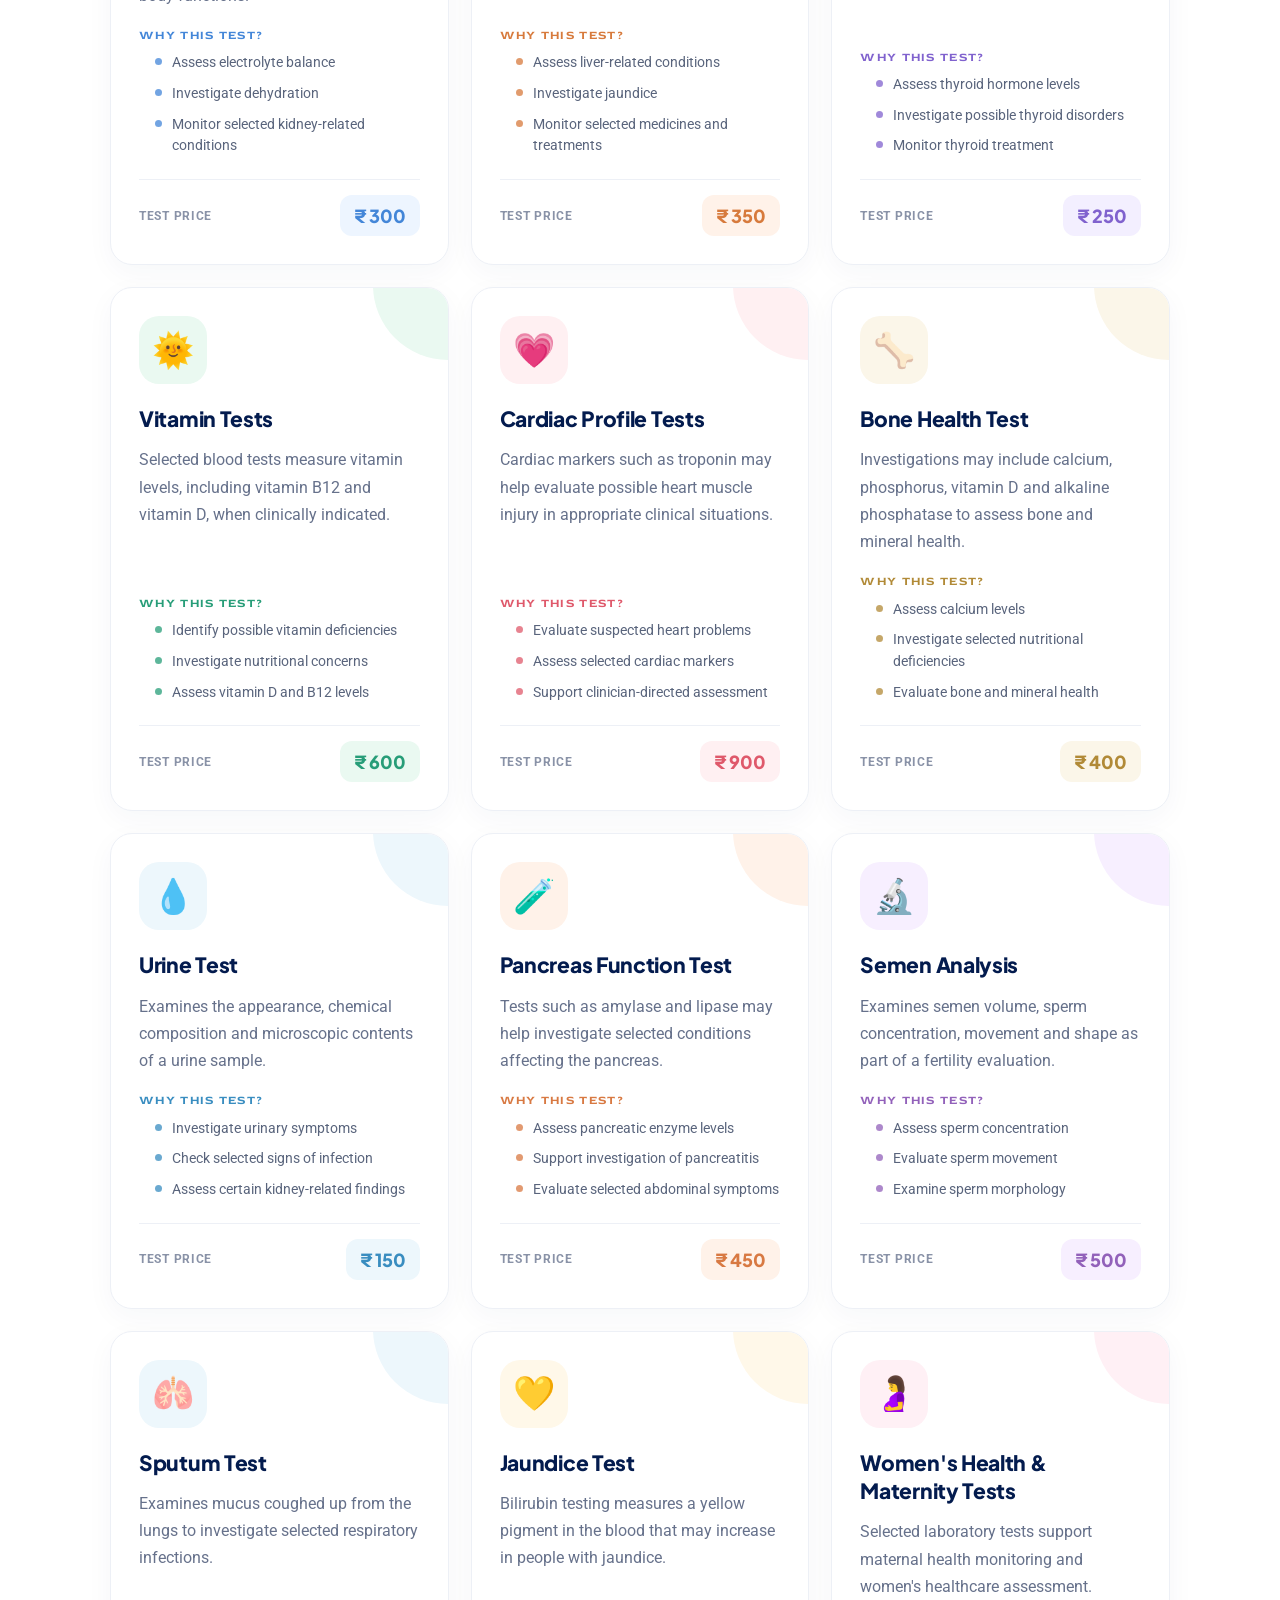
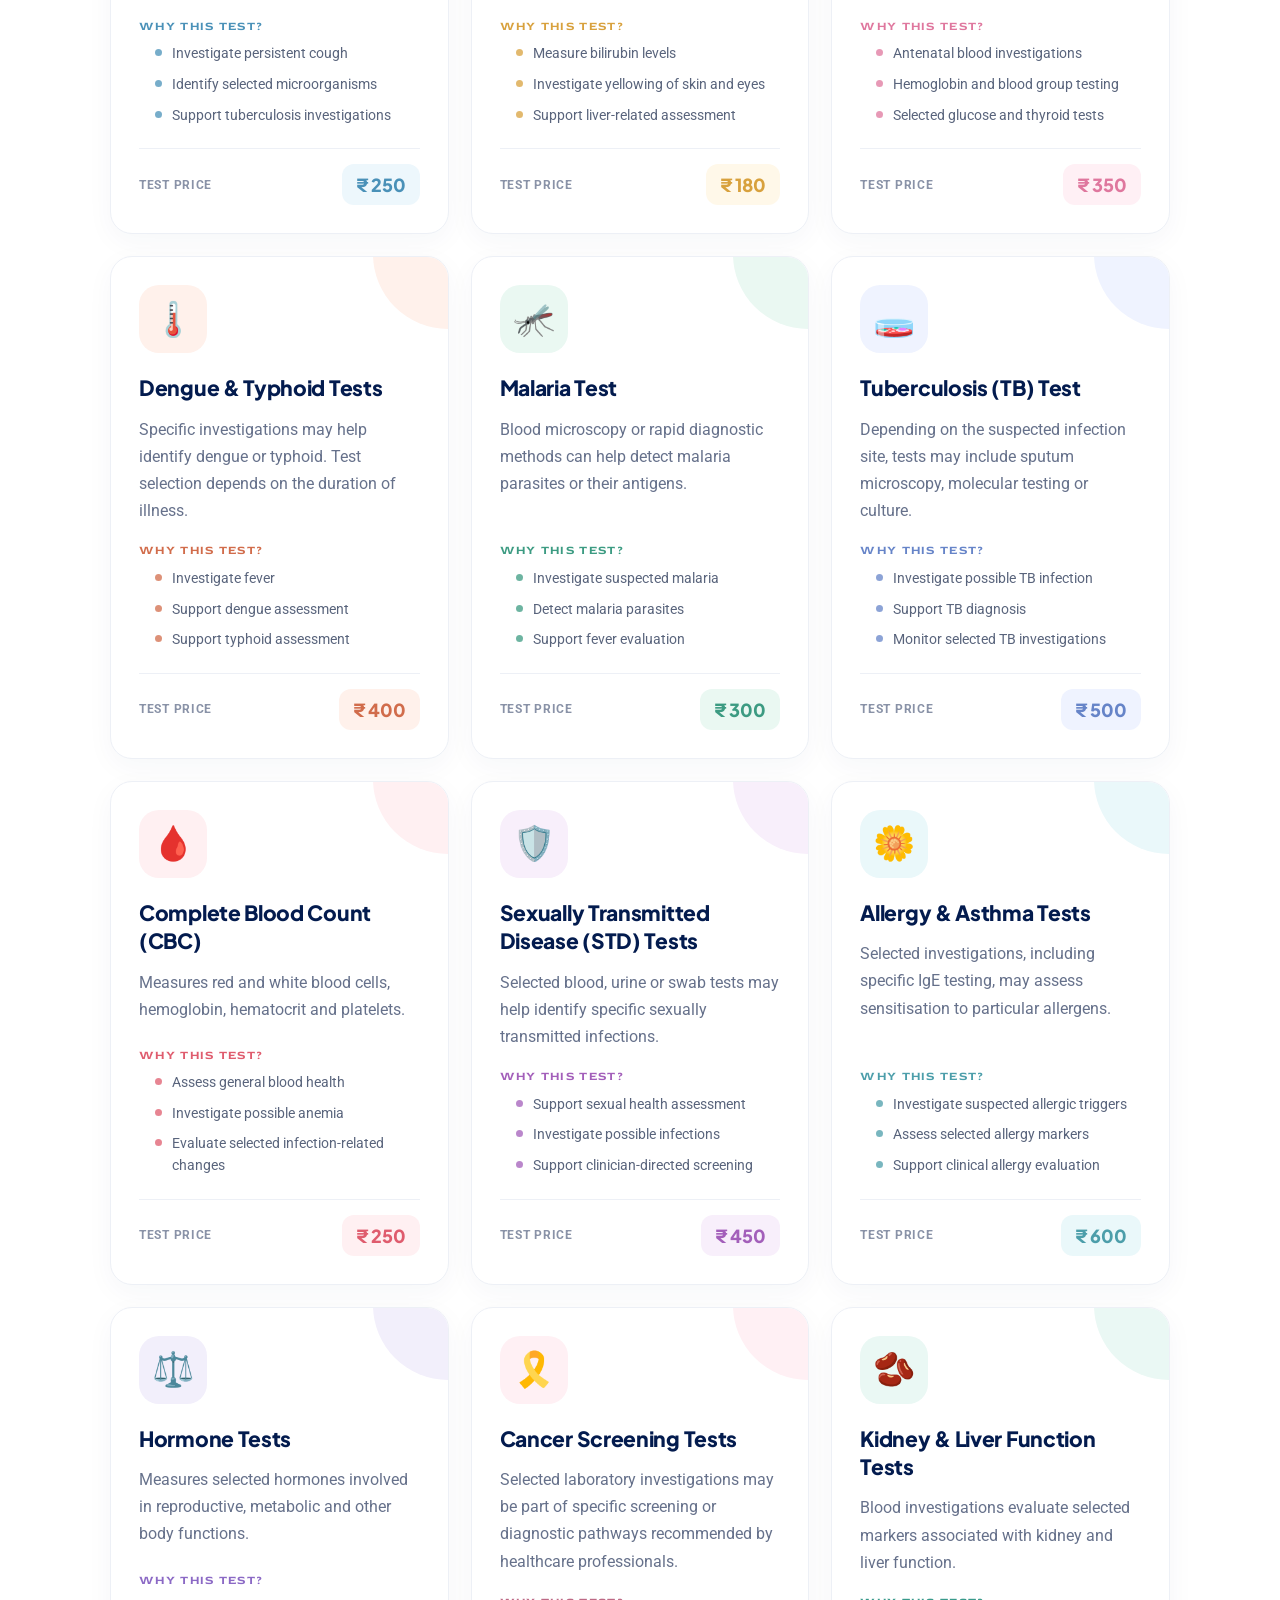
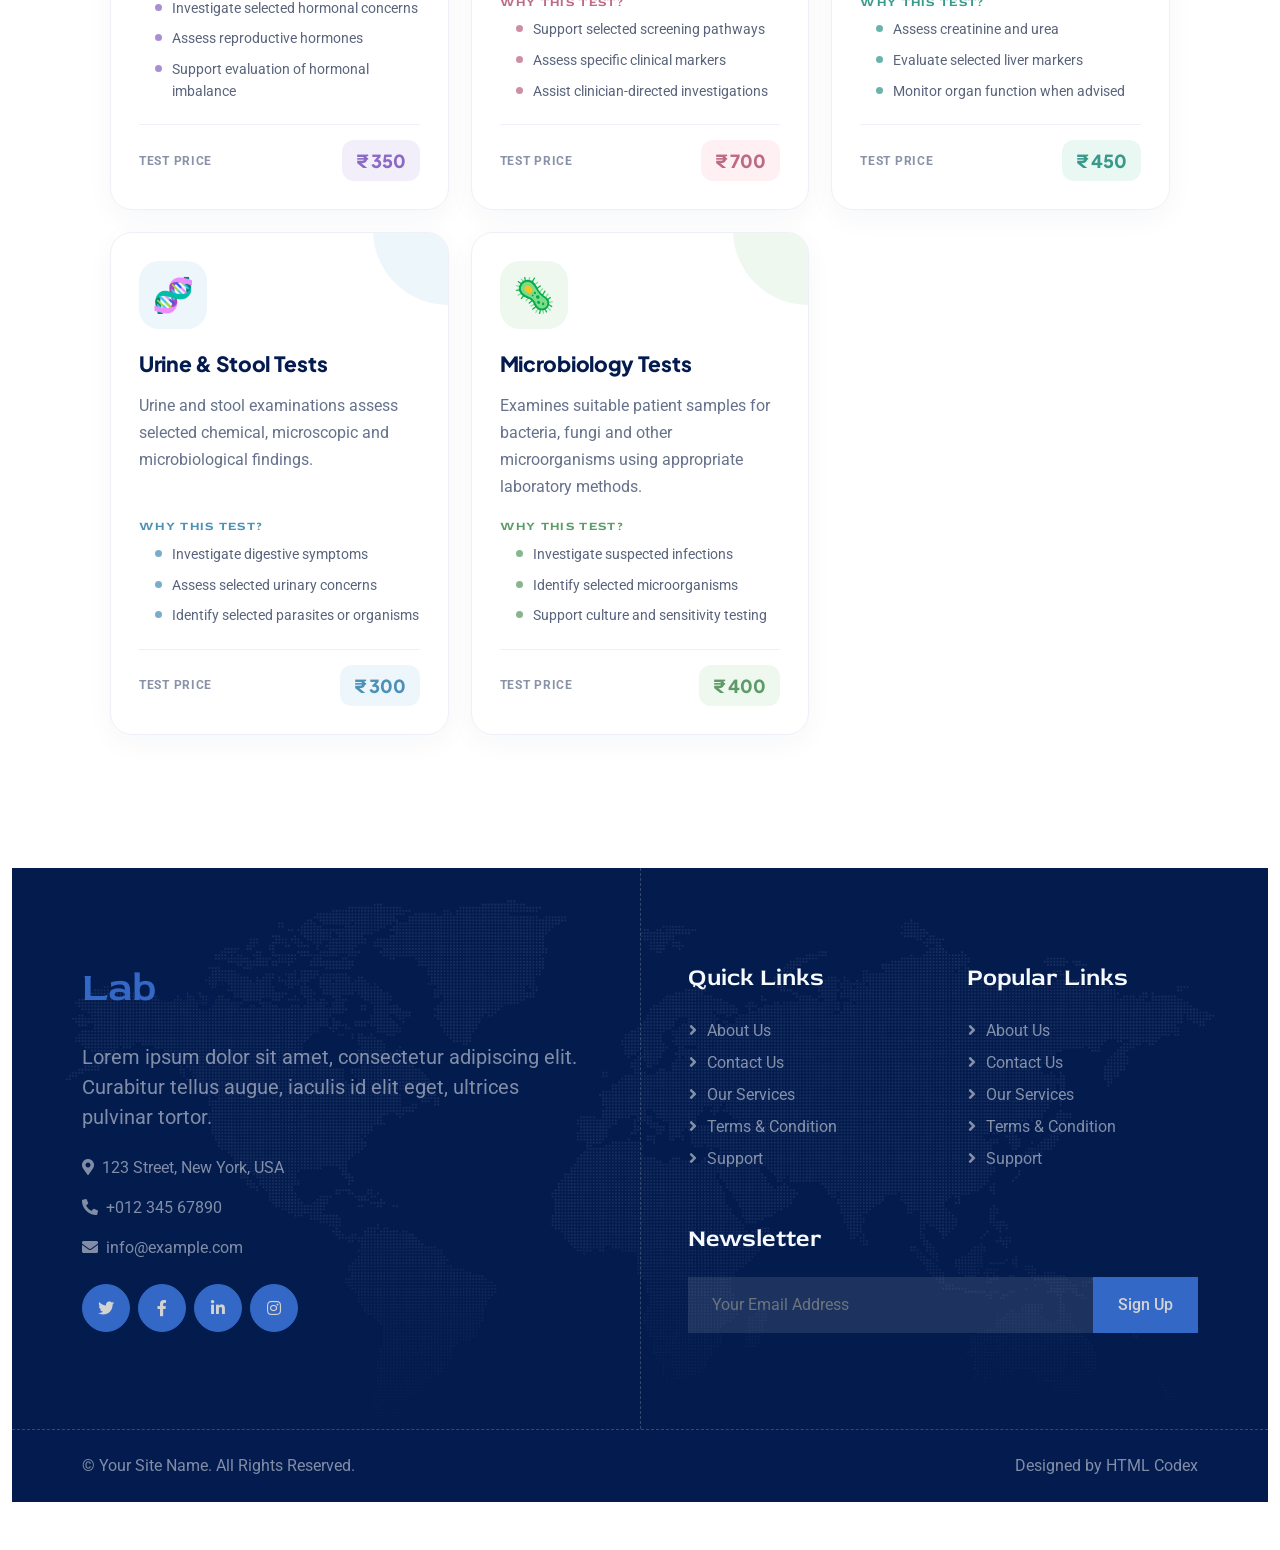
<file: labtests.html>
<!DOCTYPE html>
<html lang="en">

<head>
    <meta charset="utf-8">
    <title>Lab Tests | AURA - CLINICAL LAB</title>
    <meta content="width=device-width, initial-scale=1.0" name="viewport">
    <meta content="" name="keywords">
    <meta content="" name="description">

    <!-- Favicon -->
     <link href="img/favico.png" rel="icon">

    <!-- Google Web Fonts -->
    <link rel="preconnect" href="https://fonts.googleapis.com">
    <link rel="preconnect" href="https://fonts.gstatic.com" crossorigin>
    <link href="https://fonts.googleapis.com/css2?family=Roboto:wght@400;500&family=Red+Rose:wght@600;700&display=swap"
        rel="stylesheet">

    <!-- Icon Font Stylesheet -->
    <link href="https://cdnjs.cloudflare.com/ajax/libs/font-awesome/5.10.0/css/all.min.css" rel="stylesheet">
    <link rel="stylesheet" href="https://cdn.jsdelivr.net/npm/bootstrap-icons@1.10.4/font/bootstrap-icons.css">

    <!-- Libraries Stylesheet -->
    <link href="lib/animate/animate.min.css" rel="stylesheet">

    <!-- Customized Bootstrap Stylesheet -->
    <link href="css/bootstrap.min.css" rel="stylesheet">

    <!-- Template Stylesheet -->
    <link href="css/style.css" rel="stylesheet">
    <style>
@import url('https://fonts.googleapis.com/css2?family=DM+Sans:wght@400;500;600;700;800&family=Plus+Jakarta+Sans:wght@500;600;700;800&display=swap');
:root{--ink:#17213b;--muted:#66718b;--surface:#fff;--line:#e9edf6}
*{box-sizing:border-box}

.hero{position:relative;overflow:hidden;padding:76px 22px 58px;text-align:center;background:linear-gradient(120deg,#242b70,#5448b8 52%,#168f9c);color:white}
.hero:before,.hero:after{content:"";position:absolute;border:1px solid #ffffff24;border-radius:50%;width:340px;height:340px;top:-220px;left:-90px}
.hero:after{width:440px;height:440px;top:auto;left:auto;right:-160px;bottom:-330px}
.hero-inner{position:relative;z-index:1;max-width:850px;margin:auto}
.eyebrow{display:inline-flex;align-items:center;gap:8px;padding:8px 14px;border:1px solid #ffffff45;background:#ffffff18;border-radius:30px;font-size:12px;font-weight:800;letter-spacing:1.5px;text-transform:uppercase}
.hero h1{font:800 clamp(34px,5vw,58px)/1.12 'Plus Jakarta Sans',sans-serif;margin:20px 0 14px;letter-spacing:-2px}
.hero p{max-width:660px;margin:0 auto;color:#e8e9ff;font-size:16px;line-height:1.7}
main{max-width:1380px;margin:auto;padding:52px 28px 85px}
.toolbar{display:flex;gap:14px;align-items:center;justify-content:space-between;flex-wrap:wrap;margin-bottom:26px}
.search-wrap{position:relative;flex:1 1 270px;max-width:430px}
.search-wrap span{position:absolute;left:16px;top:50%;transform:translateY(-50%);font-size:18px;color:#8b94aa}
.search{width:100%;border:1px solid var(--line);background:#fff;border-radius:14px;padding:16px 18px 16px 48px;font:500 16px 'DM Sans';outline:none;box-shadow:0 5px 18px #27315c08;transition:.2s}
.search:focus{border-color:#7772db;box-shadow:0 0 0 4px #7772db18}
.filters{display:flex;gap:8px;flex-wrap:wrap}
.filter{border:1px solid #e6e9f2;background:#fff;color:#68728a;border-radius:30px;padding:12px 17px;font:700 14px 'DM Sans';cursor:pointer;transition:.2s}
.filter:hover,.filter.active{background:#292d78;color:#fff;border-color:#292d78;transform:translateY(-1px)}
.result-count{color:#8992a7;font-size:13px;margin:0 0 18px}
.grid{display:grid;grid-template-columns:repeat(3,minmax(0,1fr));gap:22px}
.card{--accent:#6558d3;--tint:#f0efff;position:relative;isolation:isolate;overflow:hidden;display:flex;flex-direction:column;min-height:340px;padding:28px;border:1px solid #edf0f6;border-radius:22px;background:var(--surface);box-shadow:0 8px 28px #25305b0a;transition:transform .28s ease,box-shadow .28s ease,border-color .28s ease;animation:rise .55s both}
.card:before{content:"";position:absolute;z-index:-1;width:150px;height:150px;right:-75px;top:-78px;border-radius:50%;background:var(--tint);transition:transform .35s}
.card:hover{transform:translateY(-7px);box-shadow:0 18px 38px #25305b18;border-color:var(--accent)}
.card:hover:before{transform:scale(1.45)}
.icon-box{width:68px;height:68px;border-radius:20px;display:grid;place-items:center;background:var(--tint);font-size:34px;margin-bottom:21px;transition:transform .3s}
.card:hover .icon-box{transform:rotate(-8deg) scale(1.08)}
.card h2{font:800 21px/1.35 'Plus Jakarta Sans';margin:0 0 13px;letter-spacing:-.3px}
.card p{font-size:16px;line-height:1.7;color:var(--muted);margin:0 0 20px}
.card h3{font-size:12px;letter-spacing:1.3px;text-transform:uppercase;color:var(--accent);margin:auto 0 9px;font-weight:800}
.card ul{list-style:none;margin:0;padding:0;display:grid;gap:9px}
.card li{position:relative;padding-left:17px;color:#59647c;font-size:14px;line-height:1.55}
.card li:before{content:"";position:absolute;left:0;top:6px;width:7px;height:7px;border-radius:50%;background:var(--accent);opacity:.75}

.price-row{display:flex;align-items:center;justify-content:space-between;gap:12px;margin-top:22px;padding-top:15px;border-top:1px solid #edf0f6}
.price-label{font-size:12px;font-weight:700;letter-spacing:.7px;text-transform:uppercase;color:#8992a7}
.price-tag{display:inline-flex;align-items:center;justify-content:center;padding:9px 14px;border-radius:12px;background:var(--tint);color:var(--accent);font:800 18px 'Plus Jakarta Sans';white-space:nowrap}

.card[hidden]{display:none}
.empty{display:none;text-align:center;padding:50px 20px;color:#7b849a;grid-column:1/-1}
.empty strong{display:block;color:var(--ink);font-size:18px;margin-bottom:6px}

@keyframes rise{from{opacity:0;transform:translateY(18px)}to{opacity:1;transform:translateY(0)}}
@media(max-width:1000px){.grid{grid-template-columns:repeat(2,minmax(0,1fr))}}
@media(max-width:720px){.hero{padding:60px 20px 48px}.grid{grid-template-columns:repeat(2,minmax(0,1fr));gap:16px}.card{padding:23px;min-height:330px}.toolbar{align-items:stretch}.search-wrap{max-width:none}.filters{overflow-x:auto;flex-wrap:nowrap;padding-bottom:5px}.filter{white-space:nowrap}}
@media(max-width:480px){main{padding:28px 14px 55px}.grid{grid-template-columns:1fr}.card{min-height:0;padding:25px}.hero h1{letter-spacing:-1.2px}.hero p{font-size:14px}}
@media(prefers-reduced-motion:reduce){*,*:before,*:after{animation-duration:.01ms!important;transition-duration:.01ms!important;scroll-behavior:auto!important}}
</style>
</head>

<body>
    <!-- Spinner Start -->
    <div id="spinner"
        class="show bg-white position-fixed translate-middle w-100 vh-100 top-50 start-50 d-flex align-items-center justify-content-center">
        <div class="spinner-border text-primary" role="status" style="width: 3rem; height: 3rem;"></div>
    </div>
    <!-- Spinner End -->


    <!-- Topbar Start -->
    <div class="container-fluid py-2 d-none d-lg-flex bg-red fnt-clr">
        <div class="container">
            <div class="d-flex justify-content-between">
                <div>
                    <small class="me-3"><i class="fa fa-map-marker-alt me-2"></i>Siluvai mukku, Vallam, Tamil Nadu 627809</small>
                    <small class="me-3"><i class="fa fa-clock me-2"></i>Mon - Sun 07:00 am - 09:00 pm</small>
                </div>
                <nav class="breadcrumb fnt-clr mb-0">
                    <a class="breadcrumb-item small text-body" href="#">Career</a>
                    <a class="breadcrumb-item small text-body" href="#">Support</a>
                    <a class="breadcrumb-item small text-body" href="#">Terms</a>
               
                </nav>
            </div>
        </div>
    </div>
    <!-- Topbar End -->


    <!-- Brand Start -->
    <div class="container-fluid text-white pt-4 pb-5 d-none d-lg-flex">
        <div class="container pb-2">
            <div class="d-flex align-items-center justify-content-between">
                <div class="d-flex">
                    <div class="d-flex text-black">
                    <i class="bi bi-telephone-inbound fs-2"></i>
                    <div class="ms-3">
                        <h5 class="mb-0">Call Now</h5>
                        <span>+91-9952195211</span>
 
                    </div>
                </div>
                    
                    
                </div>
                <a href="index.html"><img src="img/logo.png" width="250" height="150"></a>
                <div class="d-flex text-black">
                    <i class="bi bi-envelope fs-2"></i>
                    <div class="ms-3">
                        <h5 class="mb-0">Mail Now</h5>
                        <span>info@example.com</span>
                    </div>
                </div>
            </div>
        </div>
    </div>
    <!-- Brand End -->


    <!-- Navbar Start -->
    <div class="container-fluid sticky-top">
        <div class="container">
            <nav class="navbar navbar-expand-lg navbar-light bg-blue py-lg-0 px-lg-3">
                <a href="index.html" class="navbar-brand d-lg-none">
                    <h1 class="text-primary m-0">Lab<span class="text-dark">sky</span></h1>
                </a>
                <button type="button" class="navbar-toggler me-0" data-bs-toggle="collapse"
                    data-bs-target="#navbarCollapse">
                    <span class="navbar-toggler-icon"></span>
                </button>
                <div class="collapse navbar-collapse" id="navbarCollapse">
                    <div class="navbar-nav">
                        <a href="index.html" class="nav-item nav-link active">Home</a>
                        <a href="about.html" class="nav-item nav-link">About Us</a>
                        <a href="lab-tests.html" class="nav-item nav-link">Lab Tests</a>
                        <a href="gallery.html" class="nav-item nav-link">Gallery</a>
                        <a href="our-team.html" class="nav-item nav-link">Our Team</a>
                        <a href="appoinment.html" class="nav-item nav-link">Book an Appointment</a>
                    
                        <a href="faq.html" class="nav-item nav-link">FAQs</a>

                        <a href="contact.html" class="nav-item nav-link">Contact Us</a>
                    </div>
                    <div class="ms-auto d-none d-lg-flex">
                        <a class="btn btn-sm-square btn-primary ms-2" href=""><i class="fab fa-facebook-f"></i></a>
                        <a class="btn btn-sm-square btn-primary ms-2" href=""><i class="fab fa-instagram"></i></a>
                        <a class="btn btn-sm-square btn-primary ms-2" href=""><i class="fab fa-twitter"></i></a>
                        <a class="btn btn-sm-square btn-primary ms-2" href=""><i class="fab fa-linkedin-in"></i></a>
                        <a class="btn btn-sm-square btn-primary ms-2" href=""><i class="fab fa-youtube"></i></a>
                    </div>
                </div>
            </nav>
        </div>
    </div>
    <!-- Navbar End -->


    <!-- Page Header Start -->
    <div class="container-fluid page-header py-5 wow fadeIn" data-wow-delay="0.1s">
        <div class="container text-center py-5 mt-4">
            <h1 class="display-2 text-white mb-3 animated slideInDown">Lab Tests</h1>
            <nav aria-label="breadcrumb animated slideInDown">
                <ol class="breadcrumb justify-content-center mb-0">
                    <li class="breadcrumb-item"><a href="#">Home</a></li>
                    <li class="breadcrumb-item" aria-current="page">Lab Tests</li>
                </ol>
            </nav>
        </div>
    </div>
    <!-- Page Header End -->

    
    <!-- Service Start -->
    <div class="container-fluid container-service py-5">
        
        <div class="container py-5">
            <main>
 <section class="toolbar" aria-label="Search and filter tests">
  <label class="search-wrap"><span>⌕</span><input class="search" id="search" type="search" placeholder="Search for a test..." aria-label="Search tests"></label>
  <div class="filters" id="filters">
   <button class="filter active" data-filter="all">All tests</button>
   <button class="filter" data-filter="blood">Blood tests</button>
   <button class="filter" data-filter="health">Health &amp; wellness</button>
   <button class="filter" data-filter="infection">Infection tests</button>
   <button class="filter" data-filter="special">Specialized tests</button>
  </div>
 </section>
 <p class="result-count" id="count" aria-live="polite"></p>
 <section class="grid" id="grid" aria-label="Available laboratory tests">
  <article class="card" data-category="blood" style="--accent:#e05b78;--tint:#fff0f3"><div class="icon-box">🩸</div><h2>Hemoglobin (Hb) Test</h2><p>Measures hemoglobin in red blood cells, the protein responsible for carrying oxygen throughout the body.</p><h3>Why this test?</h3><ul><li>Assess possible anemia</li><li>Investigate tiredness and weakness</li><li>Monitor selected blood conditions</li></ul><div class="price-row"><span class="price-label">Test price</span><span class="price-tag" data-price="150">₹ 150</span></div></article>
  <article class="card" data-category="blood" style="--accent:#e39a32;--tint:#fff6e8"><div class="icon-box">🩸</div><h2>Diabetes Test</h2><p>Measures blood glucose to help assess diabetes and monitor blood sugar control.</p><h3>Why this test?</h3><ul><li>Fasting blood glucose assessment</li><li>Post-meal blood sugar assessment</li><li>HbA1c for longer-term monitoring</li></ul><div class="price-row"><span class="price-label">Test price</span><span class="price-tag" data-price="120">₹ 120</span></div></article>
  <article class="card" data-category="blood" style="--accent:#269c91;--tint:#e9faf6"><div class="icon-box">❤️</div><h2>Blood Cholesterol Test</h2><p>A lipid profile measures cholesterol and triglycerides to help assess cardiovascular risk.</p><h3>Why this test?</h3><ul><li>Measure total cholesterol</li><li>Check LDL and HDL cholesterol</li><li>Assess triglyceride levels</li></ul><div class="price-row"><span class="price-label">Test price</span><span class="price-tag" data-price="250">₹ 250</span></div></article>
  <article class="card" data-category="blood" style="--accent:#4386d8;--tint:#edf5ff"><div class="icon-box">⚡</div><h2>Electrolyte Test</h2><p>Measures minerals such as sodium, potassium and chloride that help maintain fluid balance and normal body functions.</p><h3>Why this test?</h3><ul><li>Assess electrolyte balance</li><li>Investigate dehydration</li><li>Monitor selected kidney-related conditions</li></ul><div class="price-row"><span class="price-label">Test price</span><span class="price-tag" data-price="300">₹ 300</span></div></article>
  <article class="card" data-category="blood" style="--accent:#d77a3c;--tint:#fff2e9"><div class="icon-box">🧡</div><h2>Liver Function Test</h2><p>Evaluates selected markers associated with liver health, including enzymes, bilirubin and proteins.</p><h3>Why this test?</h3><ul><li>Assess liver-related conditions</li><li>Investigate jaundice</li><li>Monitor selected medicines and treatments</li></ul><div class="price-row"><span class="price-label">Test price</span><span class="price-tag" data-price="350">₹ 350</span></div></article>
  <article class="card" data-category="blood" style="--accent:#8062ce;--tint:#f3efff"><div class="icon-box">🦋</div><h2>Thyroid Test</h2><p>TSH, T3 and T4 tests help evaluate thyroid hormone activity.</p><h3>Why this test?</h3><ul><li>Assess thyroid hormone levels</li><li>Investigate possible thyroid disorders</li><li>Monitor thyroid treatment</li></ul><div class="price-row"><span class="price-label">Test price</span><span class="price-tag" data-price="250">₹ 250</span></div></article>
  <article class="card" data-category="health" style="--accent:#279d78;--tint:#eaf9f1"><div class="icon-box">🌞</div><h2>Vitamin Tests</h2><p>Selected blood tests measure vitamin levels, including vitamin B12 and vitamin D, when clinically indicated.</p><h3>Why this test?</h3><ul><li>Identify possible vitamin deficiencies</li><li>Investigate nutritional concerns</li><li>Assess vitamin D and B12 levels</li></ul><div class="price-row"><span class="price-label">Test price</span><span class="price-tag" data-price="600">₹ 600</span></div></article>
  <article class="card" data-category="blood" style="--accent:#df596b;--tint:#fff0f2"><div class="icon-box">💗</div><h2>Cardiac Profile Tests</h2><p>Cardiac markers such as troponin may help evaluate possible heart muscle injury in appropriate clinical situations.</p><h3>Why this test?</h3><ul><li>Evaluate suspected heart problems</li><li>Assess selected cardiac markers</li><li>Support clinician-directed assessment</li></ul><div class="price-row"><span class="price-label">Test price</span><span class="price-tag" data-price="900">₹ 900</span></div></article>
  <article class="card" data-category="health" style="--accent:#b18a37;--tint:#fbf6e9"><div class="icon-box">🦴</div><h2>Bone Health Test</h2><p>Investigations may include calcium, phosphorus, vitamin D and alkaline phosphatase to assess bone and mineral health.</p><h3>Why this test?</h3><ul><li>Assess calcium levels</li><li>Investigate selected nutritional deficiencies</li><li>Evaluate bone and mineral health</li></ul><div class="price-row"><span class="price-label">Test price</span><span class="price-tag" data-price="400">₹ 400</span></div></article>
  <article class="card" data-category="health" style="--accent:#398dc0;--tint:#edf7fc"><div class="icon-box">💧</div><h2>Urine Test</h2><p>Examines the appearance, chemical composition and microscopic contents of a urine sample.</p><h3>Why this test?</h3><ul><li>Investigate urinary symptoms</li><li>Check selected signs of infection</li><li>Assess certain kidney-related findings</li></ul><div class="price-row"><span class="price-label">Test price</span><span class="price-tag" data-price="150">₹ 150</span></div></article>
  <article class="card" data-category="blood" style="--accent:#d87942;--tint:#fff2e9"><div class="icon-box">🧪</div><h2>Pancreas Function Test</h2><p>Tests such as amylase and lipase may help investigate selected conditions affecting the pancreas.</p><h3>Why this test?</h3><ul><li>Assess pancreatic enzyme levels</li><li>Support investigation of pancreatitis</li><li>Evaluate selected abdominal symptoms</li></ul><div class="price-row"><span class="price-label">Test price</span><span class="price-tag" data-price="450">₹ 450</span></div></article>
  <article class="card" data-category="special" style="--accent:#9261ba;--tint:#f7efff"><div class="icon-box">🔬</div><h2>Semen Analysis</h2><p>Examines semen volume, sperm concentration, movement and shape as part of a fertility evaluation.</p><h3>Why this test?</h3><ul><li>Assess sperm concentration</li><li>Evaluate sperm movement</li><li>Examine sperm morphology</li></ul><div class="price-row"><span class="price-label">Test price</span><span class="price-tag" data-price="500">₹ 500</span></div></article>
  <article class="card" data-category="infection" style="--accent:#4a91b8;--tint:#edf7fc"><div class="icon-box">🫁</div><h2>Sputum Test</h2><p>Examines mucus coughed up from the lungs to investigate selected respiratory infections.</p><h3>Why this test?</h3><ul><li>Investigate persistent cough</li><li>Identify selected microorganisms</li><li>Support tuberculosis investigations</li></ul><div class="price-row"><span class="price-label">Test price</span><span class="price-tag" data-price="250">₹ 250</span></div></article>
  <article class="card" data-category="blood" style="--accent:#d8a13d;--tint:#fff8e9"><div class="icon-box">💛</div><h2>Jaundice Test</h2><p>Bilirubin testing measures a yellow pigment in the blood that may increase in people with jaundice.</p><h3>Why this test?</h3><ul><li>Measure bilirubin levels</li><li>Investigate yellowing of skin and eyes</li><li>Support liver-related assessment</li></ul><div class="price-row"><span class="price-label">Test price</span><span class="price-tag" data-price="180">₹ 180</span></div></article>
  <article class="card" data-category="health" style="--accent:#df779e;--tint:#fff0f5"><div class="icon-box">🤰</div><h2>Women's Health &amp; Maternity Tests</h2><p>Selected laboratory tests support maternal health monitoring and women's healthcare assessment.</p><h3>Why this test?</h3><ul><li>Antenatal blood investigations</li><li>Hemoglobin and blood group testing</li><li>Selected glucose and thyroid tests</li></ul><div class="price-row"><span class="price-label">Test price</span><span class="price-tag" data-price="350">₹ 350</span></div></article>
  <article class="card" data-category="infection" style="--accent:#d16c4b;--tint:#fff1eb"><div class="icon-box">🌡️</div><h2>Dengue &amp; Typhoid Tests</h2><p>Specific investigations may help identify dengue or typhoid. Test selection depends on the duration of illness.</p><h3>Why this test?</h3><ul><li>Investigate fever</li><li>Support dengue assessment</li><li>Support typhoid assessment</li></ul><div class="price-row"><span class="price-label">Test price</span><span class="price-tag" data-price="400">₹ 400</span></div></article>
  <article class="card" data-category="infection" style="--accent:#3c9b82;--tint:#eaf8f2"><div class="icon-box">🦟</div><h2>Malaria Test</h2><p>Blood microscopy or rapid diagnostic methods can help detect malaria parasites or their antigens.</p><h3>Why this test?</h3><ul><li>Investigate suspected malaria</li><li>Detect malaria parasites</li><li>Support fever evaluation</li></ul><div class="price-row"><span class="price-label">Test price</span><span class="price-tag" data-price="300">₹ 300</span></div></article>
  <article class="card" data-category="infection" style="--accent:#6684c8;--tint:#eff3ff"><div class="icon-box">🧫</div><h2>Tuberculosis (TB) Test</h2><p>Depending on the suspected infection site, tests may include sputum microscopy, molecular testing or culture.</p><h3>Why this test?</h3><ul><li>Investigate possible TB infection</li><li>Support TB diagnosis</li><li>Monitor selected TB investigations</li></ul><div class="price-row"><span class="price-label">Test price</span><span class="price-tag" data-price="500">₹ 500</span></div></article>
  <article class="card" data-category="blood" style="--accent:#df5c6e;--tint:#fff0f2"><div class="icon-box">🩸</div><h2>Complete Blood Count (CBC)</h2><p>Measures red and white blood cells, hemoglobin, hematocrit and platelets.</p><h3>Why this test?</h3><ul><li>Assess general blood health</li><li>Investigate possible anemia</li><li>Evaluate selected infection-related changes</li></ul><div class="price-row"><span class="price-label">Test price</span><span class="price-tag" data-price="250">₹ 250</span></div></article>
  <article class="card" data-category="special" style="--accent:#a35fba;--tint:#f8effb"><div class="icon-box">🛡️</div><h2>Sexually Transmitted Disease (STD) Tests</h2><p>Selected blood, urine or swab tests may help identify specific sexually transmitted infections.</p><h3>Why this test?</h3><ul><li>Support sexual health assessment</li><li>Investigate possible infections</li><li>Support clinician-directed screening</li></ul><div class="price-row"><span class="price-label">Test price</span><span class="price-tag" data-price="450">₹ 450</span></div></article>
  <article class="card" data-category="health" style="--accent:#4c9eaa;--tint:#eaf8fa"><div class="icon-box">🌼</div><h2>Allergy &amp; Asthma Tests</h2><p>Selected investigations, including specific IgE testing, may assess sensitisation to particular allergens.</p><h3>Why this test?</h3><ul><li>Investigate suspected allergic triggers</li><li>Assess selected allergy markers</li><li>Support clinical allergy evaluation</li></ul><div class="price-row"><span class="price-label">Test price</span><span class="price-tag" data-price="600">₹ 600</span></div></article>
  <article class="card" data-category="blood" style="--accent:#8b69c5;--tint:#f2effb"><div class="icon-box">⚖️</div><h2>Hormone Tests</h2><p>Measures selected hormones involved in reproductive, metabolic and other body functions.</p><h3>Why this test?</h3><ul><li>Investigate selected hormonal concerns</li><li>Assess reproductive hormones</li><li>Support evaluation of hormonal imbalance</li></ul><div class="price-row"><span class="price-label">Test price</span><span class="price-tag" data-price="350">₹ 350</span></div></article>
  <article class="card" data-category="special" style="--accent:#bd6a86;--tint:#fff0f4"><div class="icon-box">🎗️</div><h2>Cancer Screening Tests</h2><p>Selected laboratory investigations may be part of specific screening or diagnostic pathways recommended by healthcare professionals.</p><h3>Why this test?</h3><ul><li>Support selected screening pathways</li><li>Assess specific clinical markers</li><li>Assist clinician-directed investigations</li></ul><div class="price-row"><span class="price-label">Test price</span><span class="price-tag" data-price="700">₹ 700</span></div></article>
  <article class="card" data-category="blood" style="--accent:#399a8b;--tint:#eaf8f4"><div class="icon-box">🫘</div><h2>Kidney &amp; Liver Function Tests</h2><p>Blood investigations evaluate selected markers associated with kidney and liver function.</p><h3>Why this test?</h3><ul><li>Assess creatinine and urea</li><li>Evaluate selected liver markers</li><li>Monitor organ function when advised</li></ul><div class="price-row"><span class="price-label">Test price</span><span class="price-tag" data-price="450">₹ 450</span></div></article>
  <article class="card" data-category="special" style="--accent:#4d91b7;--tint:#edf6fb"><div class="icon-box">🧬</div><h2>Urine &amp; Stool Tests</h2><p>Urine and stool examinations assess selected chemical, microscopic and microbiological findings.</p><h3>Why this test?</h3><ul><li>Investigate digestive symptoms</li><li>Assess selected urinary concerns</li><li>Identify selected parasites or organisms</li></ul><div class="price-row"><span class="price-label">Test price</span><span class="price-tag" data-price="300">₹ 300</span></div></article>
  <article class="card" data-category="infection" style="--accent:#5d9c69;--tint:#eff8ef"><div class="icon-box">🦠</div><h2>Microbiology Tests</h2><p>Examines suitable patient samples for bacteria, fungi and other microorganisms using appropriate laboratory methods.</p><h3>Why this test?</h3><ul><li>Investigate suspected infections</li><li>Identify selected microorganisms</li><li>Support culture and sensitivity testing</li></ul><div class="price-row"><span class="price-label">Test price</span><span class="price-tag" data-price="400">₹ 400</span></div></article>
  <div class="empty" id="empty"><strong>No matching tests found</strong>Try another test name or choose a different category.</div>
 </section>
</main>
    </div>
    <!-- Service End -->
     


    <!-- Footer Start -->
    <div class="container-fluid footer position-relative bg-dark text-white-50 py-5 wow fadeIn" data-wow-delay="0.1s">
        <div class="container">
            <div class="row g-5 py-5">
                <div class="col-lg-6 pe-lg-5">
                    <a href="index.html" class="navbar-brand">
                        <h1 class="h1 text-primary mb-0">Lab<span class="text-white">sky</span></h1>
                    </a>
                    <p class="fs-5 mb-4">Lorem ipsum dolor sit amet, consectetur adipiscing elit. Curabitur tellus augue, iaculis id elit eget, ultrices pulvinar tortor.</p>
                    <p><i class="fa fa-map-marker-alt me-2"></i>123 Street, New York, USA</p>
                    <p><i class="fa fa-phone-alt me-2"></i>+012 345 67890</p>
                    <p><i class="fa fa-envelope me-2"></i>info@example.com</p>
                    <div class="d-flex mt-4">
                        <a class="btn btn-lg-square btn-primary me-2" href="#"><i class="fab fa-twitter"></i></a>
                        <a class="btn btn-lg-square btn-primary me-2" href="#"><i class="fab fa-facebook-f"></i></a>
                        <a class="btn btn-lg-square btn-primary me-2" href="#"><i class="fab fa-linkedin-in"></i></a>
                        <a class="btn btn-lg-square btn-primary me-2" href="#"><i class="fab fa-instagram"></i></a>
                    </div>
                </div>
                <div class="col-lg-6 ps-lg-5">
                    <div class="row g-5">
                        <div class="col-sm-6">
                            <h4 class="text-light mb-4">Quick Links</h4>
                            <a class="btn btn-link" href="">About Us</a>
                            <a class="btn btn-link" href="">Contact Us</a>
                            <a class="btn btn-link" href="">Our Services</a>
                            <a class="btn btn-link" href="">Terms & Condition</a>
                            <a class="btn btn-link" href="">Support</a>
                        </div>
                        <div class="col-sm-6">
                            <h4 class="text-light mb-4">Popular Links</h4>
                            <a class="btn btn-link" href="">About Us</a>
                            <a class="btn btn-link" href="">Contact Us</a>
                            <a class="btn btn-link" href="">Our Services</a>
                            <a class="btn btn-link" href="">Terms & Condition</a>
                            <a class="btn btn-link" href="">Support</a>
                        </div>
                        <div class="col-sm-12">
                            <h4 class="text-light mb-4">Newsletter</h4>
                            <div class="w-100">
                                <div class="input-group">
                                    <input type="text" class="form-control border-0 py-3 px-4" style="background: rgba(255, 255, 255, .1);" placeholder="Your Email Address"><button class="btn btn-primary px-4">Sign Up</button>
                                </div>
                            </div>
                        </div>
                    </div>
                </div>
            </div>
        </div>
    </div>
    <!-- Footer End -->


    <!-- Copyright Start -->
    <div class="container-fluid copyright bg-dark text-white-50 py-4">
        <div class="container">
            <div class="row">
                <div class="col-md-6 text-center text-md-start">
                    <p class="mb-0">&copy; <a href="#">Your Site Name</a>. All Rights Reserved.</p>
                </div>
                <div class="col-md-6 text-center text-md-end">
                    <!--/*** The author’s attribution link below must remain intact on your website. ***/-->
                    <!--/*** If you wish to remove this credit link, please purchase the Pro Version from https://htmlcodex.com . ***/-->
                    <p class="mb-0">Designed by <a href="https://htmlcodex.com">HTML Codex</a></p>
                </div>
            </div>
        </div>
    </div>
    <!-- Copyright End -->


    <!-- Back to Top -->
    <a href="#" class="btn btn-lg btn-primary btn-lg-square rounded-circle back-to-top"><i class="bi bi-arrow-up"></i></a>


    <!-- JavaScript Libraries -->
    <script src="https://ajax.googleapis.com/ajax/libs/jquery/3.6.1/jquery.min.js"></script>
    <script src="https://cdn.jsdelivr.net/npm/bootstrap@5.0.0/dist/js/bootstrap.bundle.min.js"></script>
    <script src="lib/wow/wow.min.js"></script>
    <script src="lib/easing/easing.min.js"></script>
    <script src="lib/waypoints/waypoints.min.js"></script>
    <script src="lib/counterup/counterup.min.js"></script>

    <!-- Template Javascript -->
    <script src="js/main.js"></script>
    <script>
const search = document.getElementById('search');
const cards = [...document.querySelectorAll('.card')];
const buttons = [...document.querySelectorAll('.filter')];
const count = document.getElementById('count');
const empty = document.getElementById('empty');
let active = 'all';
function update(){
 const term = search.value.trim().toLowerCase();
 let visible = 0;
 cards.forEach((card,i)=>{
  const matchCategory = active === 'all' || card.dataset.category === active;
  const matchText = card.innerText.toLowerCase().includes(term);
  const show = matchCategory && matchText;
  card.hidden = !show;
  if(show){visible++;card.style.animationDelay = `${Math.min(i%8,7)*45}ms`;}
 });
 count.textContent = `Showing ${visible} of ${cards.length} tests`;
 empty.style.display = visible ? 'none' : 'block';
}
buttons.forEach(btn=>btn.addEventListener('click',()=>{
 buttons.forEach(b=>b.classList.remove('active'));
 btn.classList.add('active');active=btn.dataset.filter;update();
}));
search.addEventListener('input',update);
update();
</script>
</body>

</html>
</file>
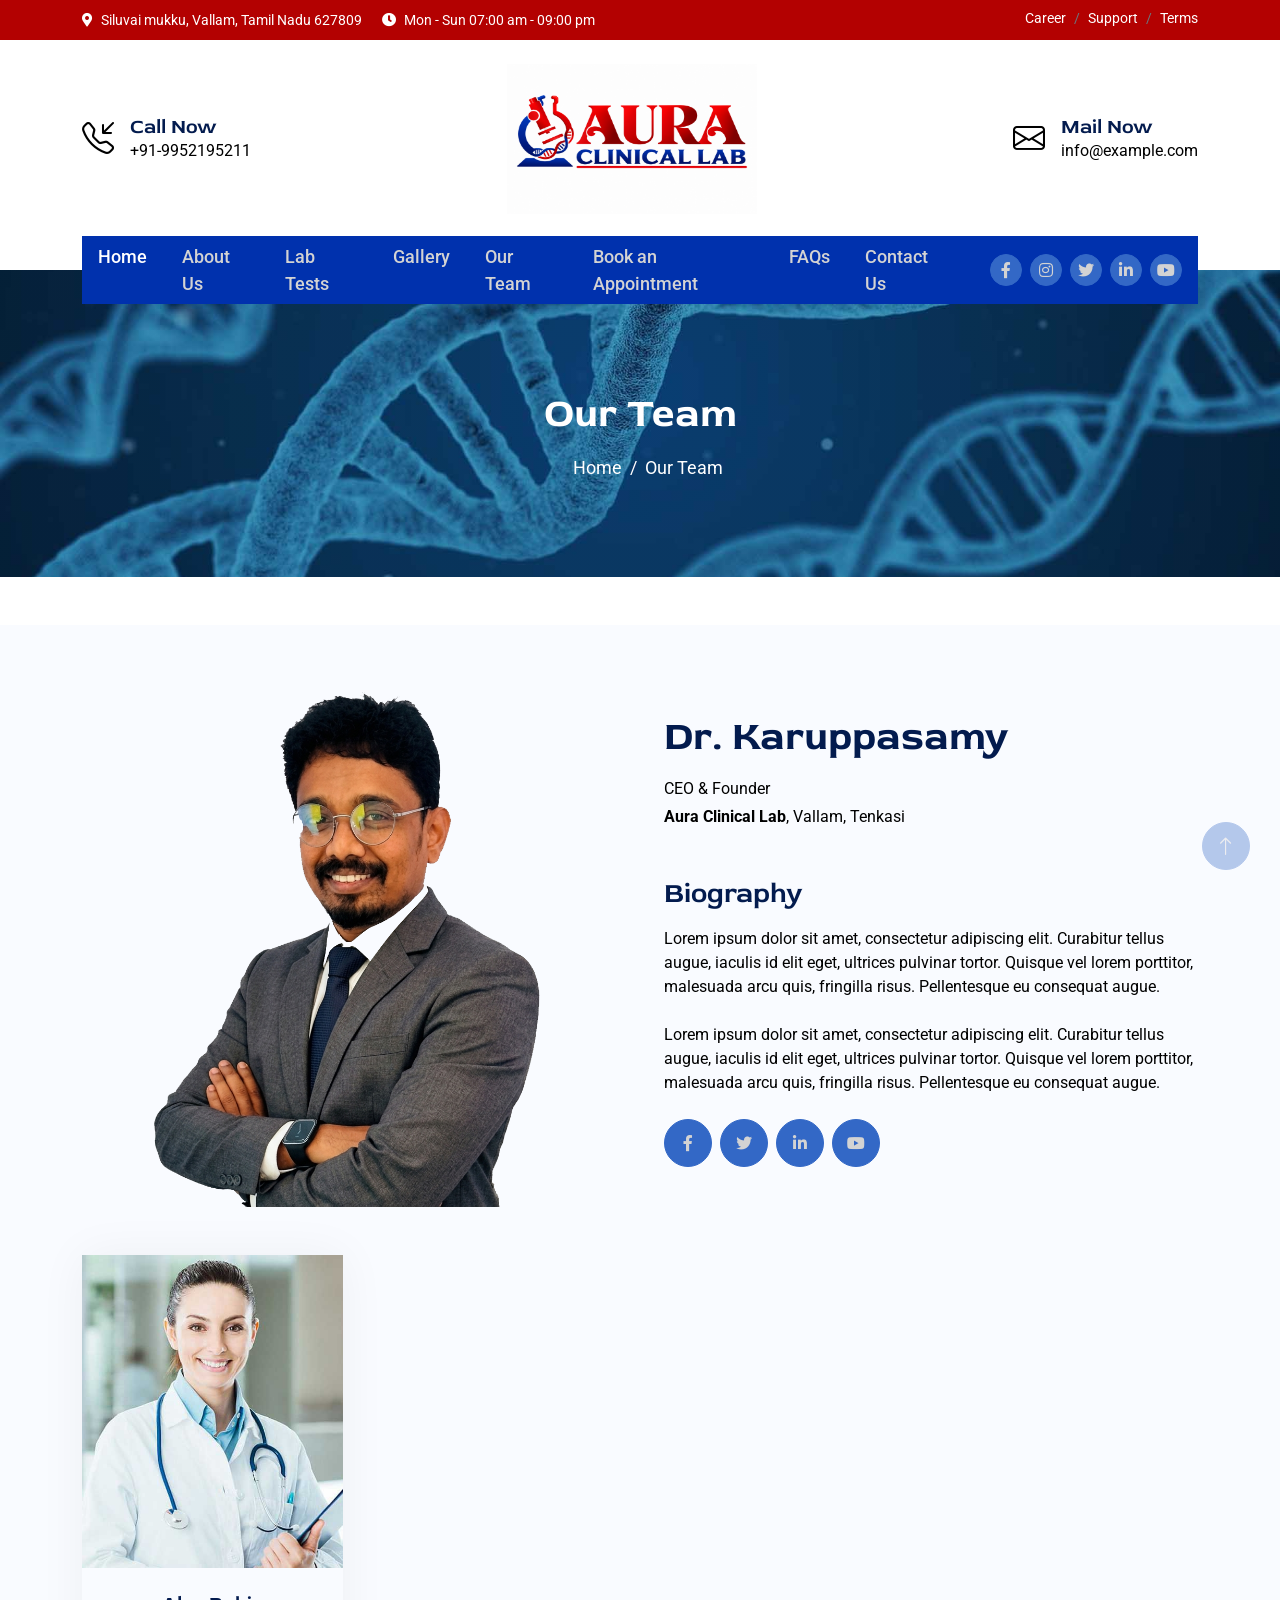
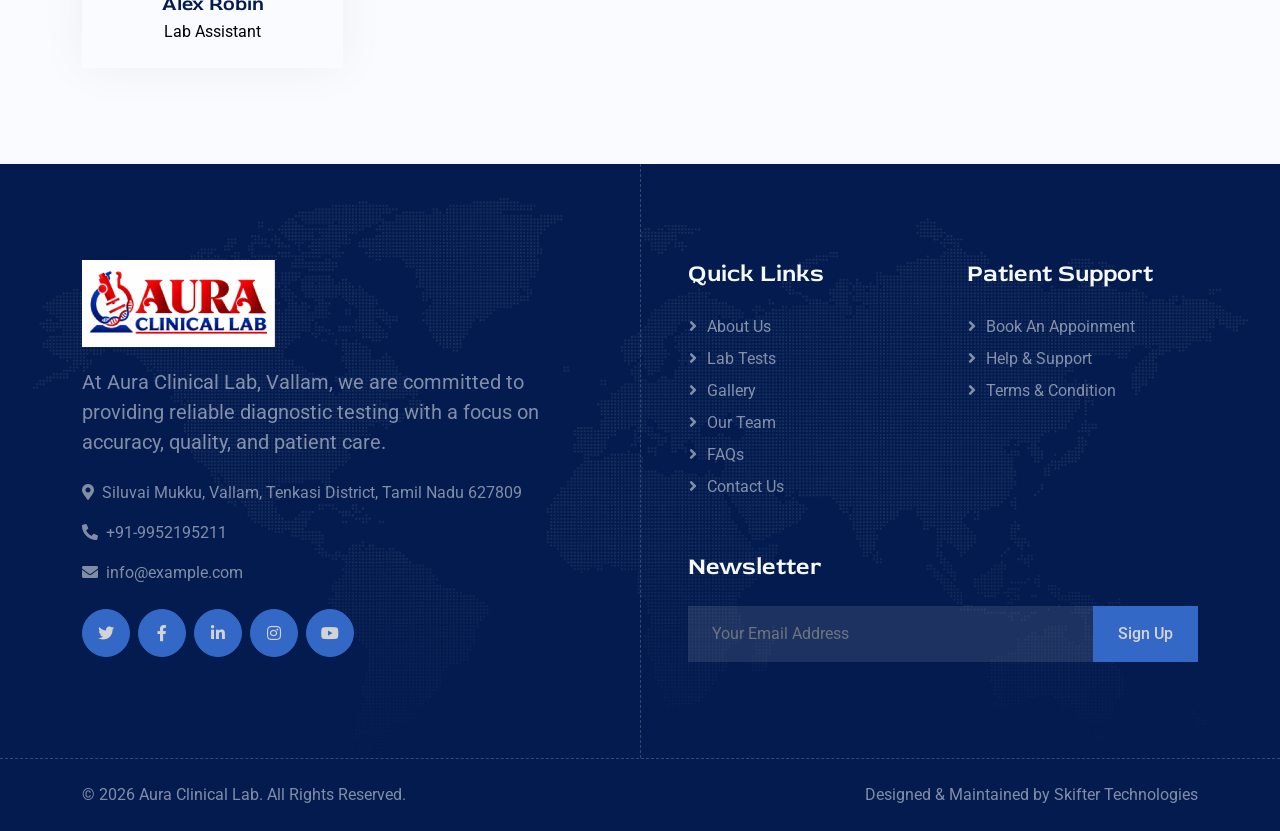
<file: our-team.html>
<!DOCTYPE html>
<html lang="en">

<head>
    <meta charset="utf-8">
    <title>Our Team | AURA - CLINICAL LAB</title>
    <meta content="width=device-width, initial-scale=1.0" name="viewport">
    <meta content="" name="keywords">
    <meta content="" name="description">

    <!-- Favicon -->
    <link href="img/favico.png" rel="icon">

    <!-- Google Web Fonts -->
    <link rel="preconnect" href="https://fonts.googleapis.com">
    <link rel="preconnect" href="https://fonts.gstatic.com" crossorigin>
    <link href="https://fonts.googleapis.com/css2?family=Roboto:wght@400;500&family=Red+Rose:wght@600;700&display=swap"
        rel="stylesheet">

    <!-- Icon Font Stylesheet -->
    <link href="https://cdnjs.cloudflare.com/ajax/libs/font-awesome/5.10.0/css/all.min.css" rel="stylesheet">
    <link rel="stylesheet" href="https://cdn.jsdelivr.net/npm/bootstrap-icons@1.10.4/font/bootstrap-icons.css">

    <!-- Libraries Stylesheet -->
    <link href="lib/animate/animate.min.css" rel="stylesheet">

    <!-- Customized Bootstrap Stylesheet -->
    <link href="css/bootstrap.min.css" rel="stylesheet">

    <!-- Template Stylesheet -->
    <link href="css/style.css" rel="stylesheet">
</head>

<body>
    <!-- Spinner Start -->
    <div id="spinner"
        class="show bg-white position-fixed translate-middle w-100 vh-100 top-50 start-50 d-flex align-items-center justify-content-center">
        <div class="spinner-border text-primary" role="status" style="width: 3rem; height: 3rem;"></div>
    </div>
    <!-- Spinner End -->


    <!-- Topbar Start -->
    <div class="container-fluid py-2 d-none d-lg-flex bg-red fnt-clr">
        <div class="container">
            <div class="d-flex justify-content-between">
                <div>
                    <small class="me-3"><i class="fa fa-map-marker-alt me-2"></i>Siluvai mukku, Vallam, Tamil Nadu 627809</small>
                    <small class="me-3"><i class="fa fa-clock me-2"></i>Mon - Sun 07:00 am - 09:00 pm</small>
                </div>
                <nav class="breadcrumb fnt-clr mb-0">
                    <a class="breadcrumb-item small text-body" href="#">Career</a>
                    <a class="breadcrumb-item small text-body" href="#">Support</a>
                    <a class="breadcrumb-item small text-body" href="#">Terms</a>
               
                </nav>
            </div>
        </div>
    </div>
    <!-- Topbar End -->


    <!-- Brand Start -->
    <div class="container-fluid text-white pt-4 pb-5 d-none d-lg-flex">
        <div class="container pb-2">
            <div class="d-flex align-items-center justify-content-between">
                <div class="d-flex">
                    <div class="d-flex text-black">
                    <i class="bi bi-telephone-inbound fs-2"></i>
                    <div class="ms-3">
                        <h5 class="mb-0">Call Now</h5>
                        <span>+91-9952195211</span>
 
                    </div>
                </div>
                    
                    
                </div>
                <a href="index.html"><img src="img/logo.png" width="250" height="150"></a>
                <div class="d-flex text-black">
                    <i class="bi bi-envelope fs-2"></i>
                    <div class="ms-3">
                        <h5 class="mb-0">Mail Now</h5>
                        <span>info@example.com</span>
                    </div>
                </div>
            </div>
        </div>
    </div>
    <!-- Brand End -->


    <!-- Navbar Start -->
    <div class="container-fluid sticky-top">
        <div class="container">
            <nav class="navbar navbar-expand-lg navbar-light bg-blue py-lg-0 px-lg-3">
                <a href="index.html" class="navbar-brand d-lg-none">
                    <h1 class="text-primary m-0">Lab<span class="text-dark">sky</span></h1>
                </a>
                <button type="button" class="navbar-toggler me-0" data-bs-toggle="collapse"
                    data-bs-target="#navbarCollapse">
                    <span class="navbar-toggler-icon"></span>
                </button>
                <div class="collapse navbar-collapse" id="navbarCollapse">
                    <div class="navbar-nav">
                        <a href="index.html" class="nav-item nav-link active">Home</a>
                        <a href="about.html" class="nav-item nav-link">About Us</a>
                        <a href="lab-tests.html" class="nav-item nav-link">Lab Tests</a>
                        <a href="gallery.html" class="nav-item nav-link">Gallery</a>
                        <a href="our-team.html" class="nav-item nav-link">Our Team</a>
                        <a href="appoinment.html" class="nav-item nav-link">Book an Appointment</a>
                    
                        <a href="faq.html" class="nav-item nav-link">FAQs</a>

                        <a href="contact-us.html" class="nav-item nav-link">Contact Us</a>
                    </div>
                    <div class="ms-auto d-none d-lg-flex">
                        <a class="btn btn-sm-square btn-primary ms-2" href=""><i class="fab fa-facebook-f"></i></a>
                        <a class="btn btn-sm-square btn-primary ms-2" href=""><i class="fab fa-instagram"></i></a>
                        <a class="btn btn-sm-square btn-primary ms-2" href=""><i class="fab fa-twitter"></i></a>
                        <a class="btn btn-sm-square btn-primary ms-2" href=""><i class="fab fa-linkedin-in"></i></a>
                        <a class="btn btn-sm-square btn-primary ms-2" href=""><i class="fab fa-youtube"></i></a>
                    </div>
                </div>
            </nav>
        </div>
    </div>
    <!-- Navbar End -->



    <!-- Page Header Start -->
    <div class="container-fluid page-header py-5 mb-5 wow fadeIn" data-wow-delay="0.1s">
        <div class="container text-center py-5 mt-4">
            <h1 class="display-2 text-white mb-3 animated slideInDown">Our Team</h1>
            <nav aria-label="breadcrumb animated slideInDown">
                <ol class="breadcrumb justify-content-center mb-0">
                    <li class="breadcrumb-item"><a href="#">Home</a></li>
                    <li class="breadcrumb-item" aria-current="page">Our Team</li>
                </ol>
            </nav>
        </div>
    </div>
    <!-- Page Header End -->

    
  


    <!-- Team Start -->
    <div class="container-fluid container-team py-5">
        <div class="container pb-5">
            <div class="row g-5 align-items-center mb-5">
                <div class="col-md-6 wow fadeIn" data-wow-delay="0.3s">
                    <img class="img-fluid w-100" src="img/team.png" alt="">
                </div>
                <div class="col-md-6 wow fadeIn" data-wow-delay="0.5s">
                    <h1 class="display-6 mb-3">Dr. Karuppasamy</h1>
                    <p class="mb-1">CEO & Founder</p>
                    <p class="mb-5"><b>Aura Clinical Lab</b>, Vallam, Tenkasi</p>
                    <h3 class="mb-3">Biography</h3>
                    <p class="mb-4">Lorem ipsum dolor sit amet, consectetur adipiscing elit. Curabitur tellus augue, iaculis id elit eget, ultrices pulvinar tortor. Quisque vel lorem porttitor, malesuada arcu quis, fringilla risus. Pellentesque eu consequat augue.</p>
                    <p class="mb-4">Lorem ipsum dolor sit amet, consectetur adipiscing elit. Curabitur tellus augue, iaculis id elit eget, ultrices pulvinar tortor. Quisque vel lorem porttitor, malesuada arcu quis, fringilla risus. Pellentesque eu consequat augue.</p>
                    <div class="d-flex">
                        <a class="btn btn-lg-square btn-primary me-2" href=""><i class="fab fa-facebook-f"></i></a>
                        <a class="btn btn-lg-square btn-primary me-2" href=""><i class="fab fa-twitter"></i></a>
                        <a class="btn btn-lg-square btn-primary me-2" href=""><i class="fab fa-linkedin-in"></i></a>
                        <a class="btn btn-lg-square btn-primary me-2" href=""><i class="fab fa-youtube"></i></a>
                    </div>
                </div>
            </div>
            <div class="row g-4">
                <div class="col-lg-3 col-md-6 wow fadeInUp" data-wow-delay="0.1s">
                    <div class="team-item">
                        <div class="position-relative overflow-hidden">
                            <img class="img-fluid w-100" src="img/team-2.jpg" alt="">
                            <div class="team-social">
                                <a class="btn btn-square btn-light mx-1" href=""><i class="fab fa-facebook-f"></i></a>
                                <a class="btn btn-square btn-light mx-1" href=""><i class="fab fa-twitter"></i></a>
                                <a class="btn btn-square btn-light mx-1" href=""><i class="fab fa-linkedin-in"></i></a>
                                <a class="btn btn-square btn-light mx-1" href=""><i class="fab fa-youtube"></i></a>
                            </div>
                        </div>
                        <div class="text-center p-4">
                            <h5 class="mb-1">Alex Robin</h5>
                            <span>Lab Assistant</span>
                        </div>
                    </div>
                </div>
            
               
            
            </div>
        </div>
    </div>
    <!-- Team End -->


     <!-- Footer Start -->
    <div class="container-fluid footer position-relative bg-dark text-white-50 py-5 wow fadeIn" data-wow-delay="0.1s">
        <div class="container">
            <div class="row g-5 py-5">
                <div class="col-lg-6 pe-lg-5">
                    <a href="index.html" class="navbar-brand">
                    <img src="img/aura-logo.png" alt="Aura Logo">
                    </a>
                    <p class="fs-5 mb-4" style="padding-top: 20px;">At Aura Clinical Lab, Vallam, we are committed to providing reliable diagnostic testing with a focus on accuracy, quality, and patient care.</p>
                    <p><i class="fa fa-map-marker-alt me-2"></i>Siluvai Mukku, Vallam, Tenkasi District, Tamil Nadu 627809</p>
                    <p><i class="fa fa-phone-alt me-2"></i>+91-9952195211</p>
                    <p><i class="fa fa-envelope me-2"></i>info@example.com</p>
                    <div class="d-flex mt-4">
                        <a class="btn btn-lg-square btn-primary me-2" href="#"><i class="fab fa-twitter"></i></a>
                        <a class="btn btn-lg-square btn-primary me-2" href="#"><i class="fab fa-facebook-f"></i></a>
                        <a class="btn btn-lg-square btn-primary me-2" href="#"><i class="fab fa-linkedin-in"></i></a>
                        <a class="btn btn-lg-square btn-primary me-2" href="#"><i class="fab fa-instagram"></i></a>
                        <a class="btn btn-lg-square btn-primary me-2" href="#"><i class="fab fa-youtube"></i></a>
                    </div>
                </div>
                <div class="col-lg-6 ps-lg-5">
                    <div class="row g-5">
                        <div class="col-sm-6">
                            <h4 class="text-light mb-4">Quick Links</h4>
                            <a class="btn btn-link" href="about.html">About Us</a>
                             <a class="btn btn-link" href="lab-tests.html">Lab Tests</a>
                             <a class="btn btn-link" href="gallery.html">Gallery</a>
                             <a class="btn btn-link" href="our-team.html">Our Team</a>
                             <a class="btn btn-link" href="faq.html">FAQs</a>
                            <a class="btn btn-link" href="contact-us.html">Contact Us</a>
                           
                        
                        </div>
                        <div class="col-sm-6">
                            <h4 class="text-light mb-4">Patient Support</h4>
                            <a class="btn btn-link" href="appoinment.html">Book an Appoinment</a>
                            <a class="btn btn-link" href="">Help & Support</a>
                            <a class="btn btn-link" href="">Terms & Condition</a>
                            
                        </div>
                        <div class="col-sm-12">
                            <h4 class="text-light mb-4">Newsletter</h4>
                            <div class="w-100">
                                <div class="input-group">
                                    <input type="text" class="form-control border-0 py-3 px-4" style="background: rgba(255, 255, 255, .1);" placeholder="Your Email Address"><button class="btn btn-primary px-4">Sign Up</button>
                                </div>
                            </div>
                        </div>
                    </div>
                </div>
            </div>
        </div>
    </div>
    <!-- Footer End -->


    <!-- Copyright Start -->
    <div class="container-fluid copyright bg-dark text-white-50 py-4">
        <div class="container">
            <div class="row">
                <div class="col-md-6 text-center text-md-start">
                    <p class="mb-0">&copy; <a href="#">2026 Aura Clinical Lab</a>. All Rights Reserved.</p>
                </div>
                <div class="col-md-6 text-center text-md-end">
                    <!--/*** The author’s attribution link below must remain intact on your website. ***/-->
                    <!--/*** If you wish to remove this credit link, please purchase the Pro Version from https://htmlcodex.com . ***/-->
                    <p class="mb-0">Designed & Maintained by<a href="https://www.skiftertechnologies.com"> Skifter Technologies</a></p>
                </div>
            </div>
        </div>
    </div>
    <!-- Copyright End -->


    <!-- Back to Top -->
    <a href="#" class="btn btn-lg btn-primary btn-lg-square rounded-circle back-to-top"><i class="bi bi-arrow-up"></i></a>


    <!-- JavaScript Libraries -->
    <script src="https://ajax.googleapis.com/ajax/libs/jquery/3.6.1/jquery.min.js"></script>
    <script src="https://cdn.jsdelivr.net/npm/bootstrap@5.0.0/dist/js/bootstrap.bundle.min.js"></script>
    <script src="lib/wow/wow.min.js"></script>
    <script src="lib/easing/easing.min.js"></script>
    <script src="lib/waypoints/waypoints.min.js"></script>
    <script src="lib/counterup/counterup.min.js"></script>

    <!-- Template Javascript -->
    <script src="js/main.js"></script>
</body>

</html>
</file>
<file: css/style.css>
*{
    margin: 0;
    padding: 0;
}
body
{
    color: black;
    
   
    
}

.back-to-top {
    position: fixed;
    display: none;
    right: 30px;
    bottom: 30px;
    z-index: 99;
}

.fw-medium {
    font-weight: 500;
}


/*** Spinner ***/
#spinner {
    opacity: 0;
    visibility: hidden;
    transition: opacity .5s ease-out, visibility 0s linear .5s;
    z-index: 99999;
}

#spinner.show {
    transition: opacity .5s ease-out, visibility 0s linear 0s;
    visibility: visible;
    opacity: 1;
}


/*** Button ***/
.btn {
    transition: .5s;
    font-weight: 500;
}

.btn-primary,
.btn-outline-primary:hover {
    color: lightgray;
}

.btn-secondary,
.btn-outline-secondary:hover {
    color: var(--bs-dark);
}

.btn-square {
    width: 38px;
    height: 38px;
}

.btn-sm-square {
    width: 32px;
    height: 32px;
}

.btn-lg-square {
    width: 48px;
    height: 48px;
}

.btn-square,
.btn-sm-square,
.btn-lg-square {
    padding: 0;
    display: flex;
    align-items: center;
    justify-content: center;
    border-radius: 50px;
    font-weight: normal;
}

.icon-box-primary,
.icon-box-light {
    position: relative;
    padding: 0 0 10px 10px;
    z-index: 1;
}

.icon-box-primary i,
.icon-box-light i {
    font-size: 60px;
    line-height: 0;
}

.icon-box-primary::before,
.icon-box-light::before {
    position: absolute;
    content: "";
    width: 35px;
    height: 35px;
    left: 0;
    bottom: 0;
    border-radius: 35px;
    transition: .5s;
    z-index: -1;
}

.icon-box-primary::before {
    background: var(--bs-primary);
}

.icon-box-light::before {
    background: var(--bs-light);
}


/*** Navbar ***/
.sticky-top {
    top: -100px;
    transition: .5s;
}

.navbar .navbar-nav .nav-link {
    margin-right: 35px;
    padding: 20px 0;
    color: lightgray;
    font-size: 18px;
    font-weight: 500;
    outline: none;
}

.navbar .navbar-nav .nav-link:hover,
.navbar .navbar-nav .nav-link.active {
    color:white;
}

.navbar .dropdown-toggle::after {
    border: none;
    content: "\f107";
    font-family: "Font Awesome 5 Free";
    font-weight: 900;
    vertical-align: middle;
    margin-left: 8px;
}

@media (max-width: 991.98px) {
    .navbar .navbar-nav .nav-link  {
        margin-right: 0;
        padding: 10px 0;
    }

    .navbar .navbar-nav {
        margin-top: 15px;
        border-top: 1px solid #EEEEEE;
    }
}

@media (min-width: 992px) {
    .sticky-top {
        margin-top: -34px;
    }

    .navbar {
        height: 68px;
    }

    .navbar .nav-item .dropdown-menu {
        display: block;
        border: none;
        margin-top: 0;
        top: 150%;
        opacity: 0;
        visibility: hidden;
        transition: .5s;
    }

    .navbar .nav-item:hover .dropdown-menu {
        top: 100%;
        visibility: visible;
        transition: .5s;
        opacity: 1;
    }
}


/*** Header ***/
@media (min-width: 992px) {
    .header-carousel,
    .page-header {
        margin-top: -34px;
    }
}

.carousel-caption {
    top: 0;
    left: 0;
    right: 0;
    bottom: 0;
    display: flex;
    align-items: center;
    background: rgba(3, 27, 78, .3);
    z-index: 1;
}

.carousel-control-prev,
.carousel-control-next {
    width: 15%;
}

.carousel-control-prev-icon,
.carousel-control-next-icon {
    width: 3.5rem;
    height: 3.5rem;
    border-radius: 3.5rem;
    background-color: var(--bs-primary);
    border: 15px solid var(--bs-primary);
}

@media (max-width: 767.98px) {
    #header-carousel .carousel-item {
        position: relative;
        min-height: 450px;
    }
    
    #header-carousel .carousel-item img {
        position: absolute;
        width: 100%;
        height: 100%;
        object-fit: cover;
    }
}

.page-header {
    background: linear-gradient(rgba(3, 27, 78, .3), rgba(3, 27, 78, .3)), url(../img/testimonial.jpg) center center no-repeat;
    background-size: cover;
}

.page-header .breadcrumb-item+.breadcrumb-item::before {
    color: var(--bs-white);
}

.page-header .breadcrumb-item,
.page-header .breadcrumb-item a {
    font-size: 18px;
    color:white;
}


/*** About ***/
.about-fact {
    width: 220px;
    height: 220px;
    box-shadow: 0 0 30px rgba(0, 0, 0, .1);
    background-color: #1E319D;
}

@media (min-width: 576px) {
    .about-fact.mt-n130 {
        margin-top: -130px;
    }
}


/*** Service ***/
.container-service {
    position: relative;
}

.container-service::before {
    position: absolute;
    content: '';
    background: var(--bs-light);
    width: 100%;
    height: 100%;
    left: 0px;
    top: 0px;
    clip-path: polygon(0 0, 100% 0, 100% 30%, 0 70%);
    z-index: -1;
}
ol, ul {
    padding-left: 1rem!important;
}
.service-item {
    position: relative;
    height: 100%;
    padding: 45px 30px;
    background: var(--bs-white);
    box-shadow: 0 0 45px rgba(0, 0, 0, .05);
    border-top: 3px solid #0031ad;
    border-radius: 12px;
}

.service-item::before {
    position: absolute;
    content: "";
    width: 100%;
    height: 0;
    left: 0;
    bottom: 0;
    transition: .5s;
    background: var(--bs-primary);
}

.service-item:hover::before {
    height: 100%;
    top: 0;
}

.service-item * {
    position: relative;
    transition: .5s;
    z-index: 1;
}

.service-item:hover h5,
.service-item:hover p {
    color: var(--bs-white);
}

.service-item:hover .icon-box-primary::before {
    background: var(--bs-dark);
}

.service-item:hover .icon-box-primary i {
    color: var(--bs-white) !important;
}


/*** Team ***/
.container-team {
    position: relative;
}

.container-team::before {
    position: absolute;
    content: '';
    background: var(--bs-light);
    width: 100%;
    height: 100%;
    left: 0px;
    top: 0px;
    clip-path: polygon(0 70%, 100% 30%, 100% 100%, 0% 100%);
    z-index: -1;
}

.team-item {
    background: var(--bs-white);
    box-shadow: 0 0 45px rgba(0, 0, 0, .05);
}

.team-item .team-social {
    position: absolute;
    width: 0;
    height: 100%;
    top: 0;
    right: 0;
    transition: .5s;
    background: var(--bs-primary);
    display: flex;
    align-items: center;
    justify-content: center;
}

.team-item:hover .team-social {
    width: 100%;
    left: 0;
}

.team-item .team-social .btn {
    opacity: 0;
    transition: .5s;
}

.team-item:hover .team-social .btn {
    opacity: 1;
}


/*** Contact ***/
@media (min-width: 992px) {
    .contact-info::after {
        position: absolute;
        content: "";
        width: 0px;
        height: 100%;
        top: 0;
        left: 50%;
        border-left: 1px dashed rgba(255, 255, 255, .2);
    }
}

@media (max-width: 991.98px) {
    .contact-info::after {
        position: absolute;
        content: "";
        width: 100%;
        height: 0px;
        top: 50%;
        left: 0;
        border-top: 1px dashed rgba(255, 255, 255, .2);
    }
}


/*** Footer ***/
.footer {
    background: linear-gradient(rgba(3, 27, 78, .3), rgba(3, 27, 78, .3)), url(../img/footer.png) center center no-repeat;
    background-size: contain;
}

@media (min-width: 992px) {
    .footer::after {
        position: absolute;
        content: "";
        width: 0px;
        height: 100%;
        top: 0;
        left: 50%;
        border-left: 1px dashed rgba(255, 255, 255, .2);
    }
}

.footer .btn.btn-link {
    display: block;
    margin-bottom: 5px;
    padding: 0;
    text-align: left;
    color: rgba(255, 255, 255, .5);
    font-weight: normal;
    text-transform: capitalize;
    transition: .3s;
}

.footer .btn.btn-link::before {
    position: relative;
    content: "\f105";
    font-family: "Font Awesome 5 Free";
    font-weight: 900;
    color: rgba(255, 255, 255, .5);
    margin-right: 10px;
}

.footer .btn.btn-link:hover {
    color: var(--bs-primary);
    letter-spacing: 1px;
    box-shadow: none;
}

.copyright {
    border-top: 1px dashed rgba(255, 255, 255, .2);
}

.copyright a {
    color: var(--bs-white);
}

.copyright a:hover {
    color: var(--bs-primary);
}
.bg-blue
{
    background-color: #0031ad;
}
.bg-red
{
    background-color: #b30101;
}
.fnt-clr
{
    color:#fff;
}
.text-black
{
    color: black;
}
.carousel p
{
    text-align: justify!important;
    font-size: 20px;
}
h1{
    font-size: 40px!important;
}
.bg-primary {
    background-color:#EFF4FF !important;
}
.text-white {
    color: #031b4e !important;
}

.container-team
{
background-color:#F9FBFF;
}
.carousel-caption .text-white {
    color:#fff !important;
}

.page-header .text-white {
    color:#fff !important;
}
</file>
